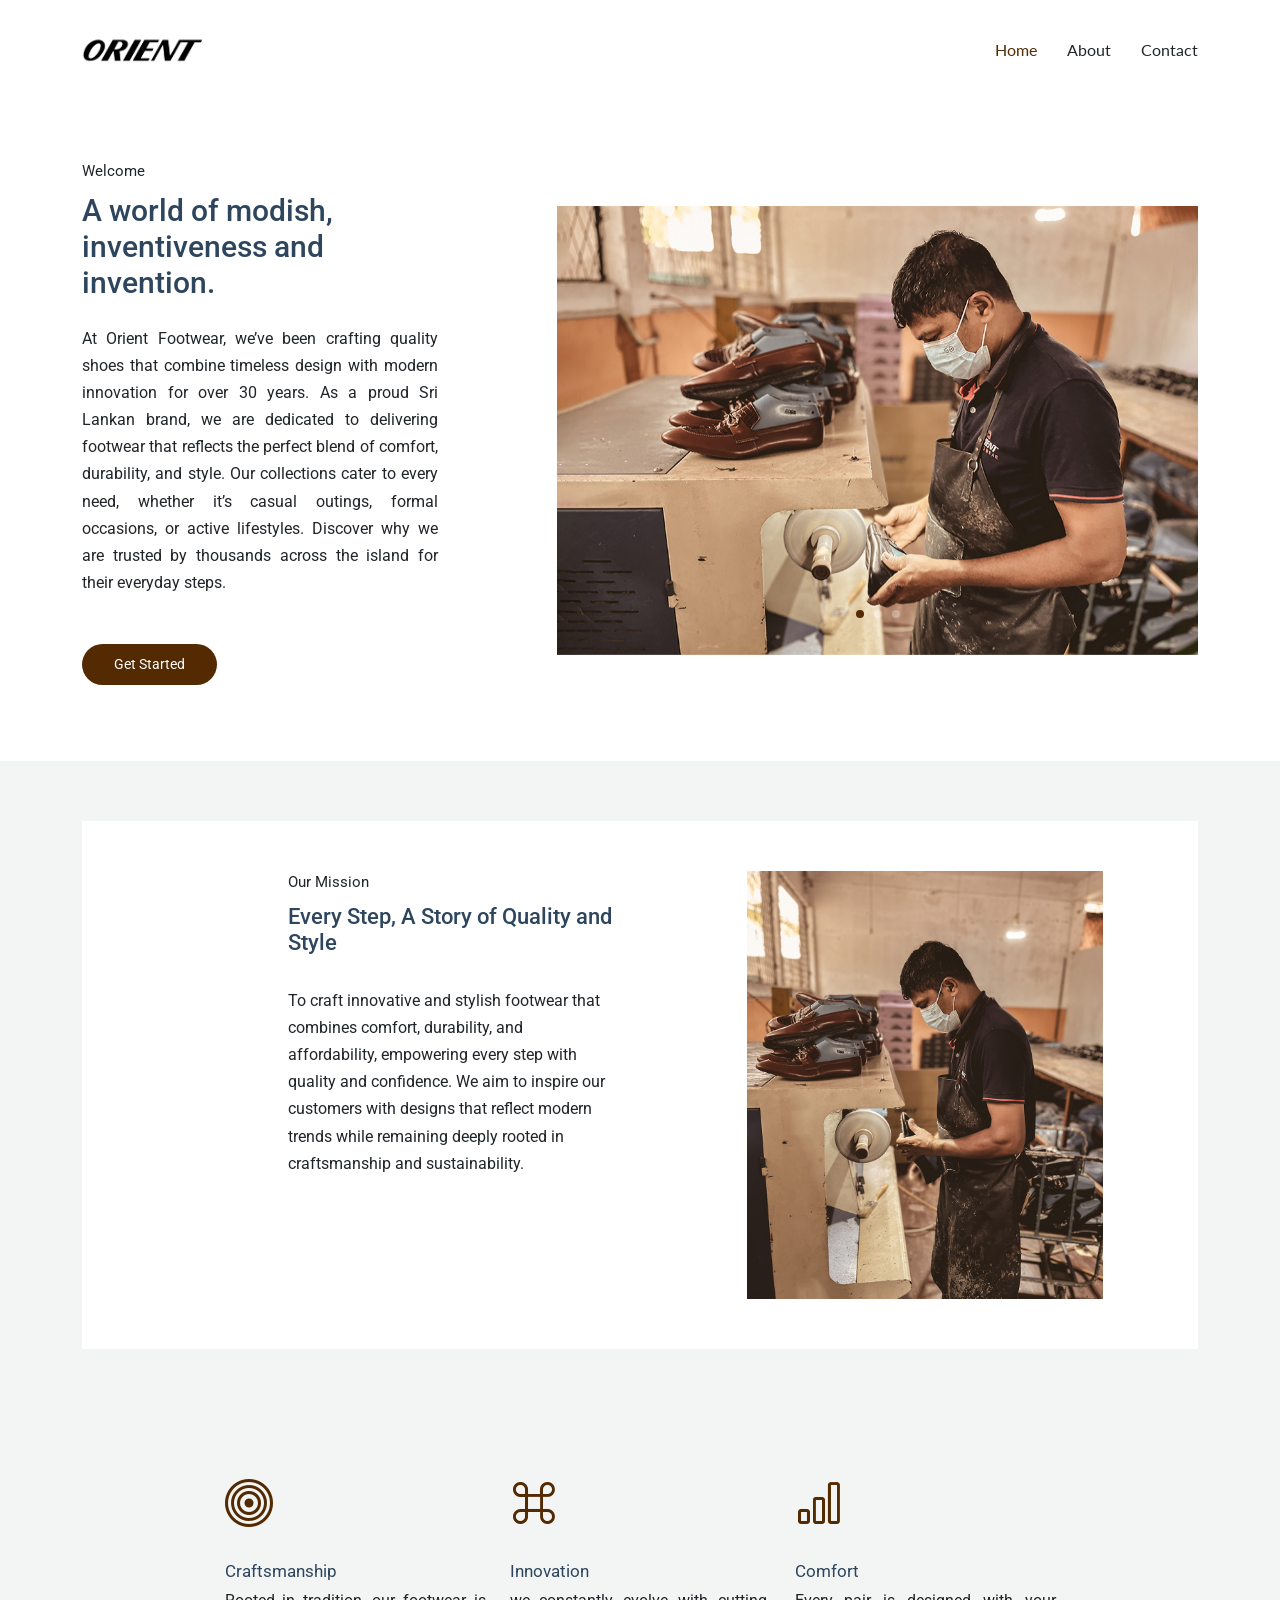
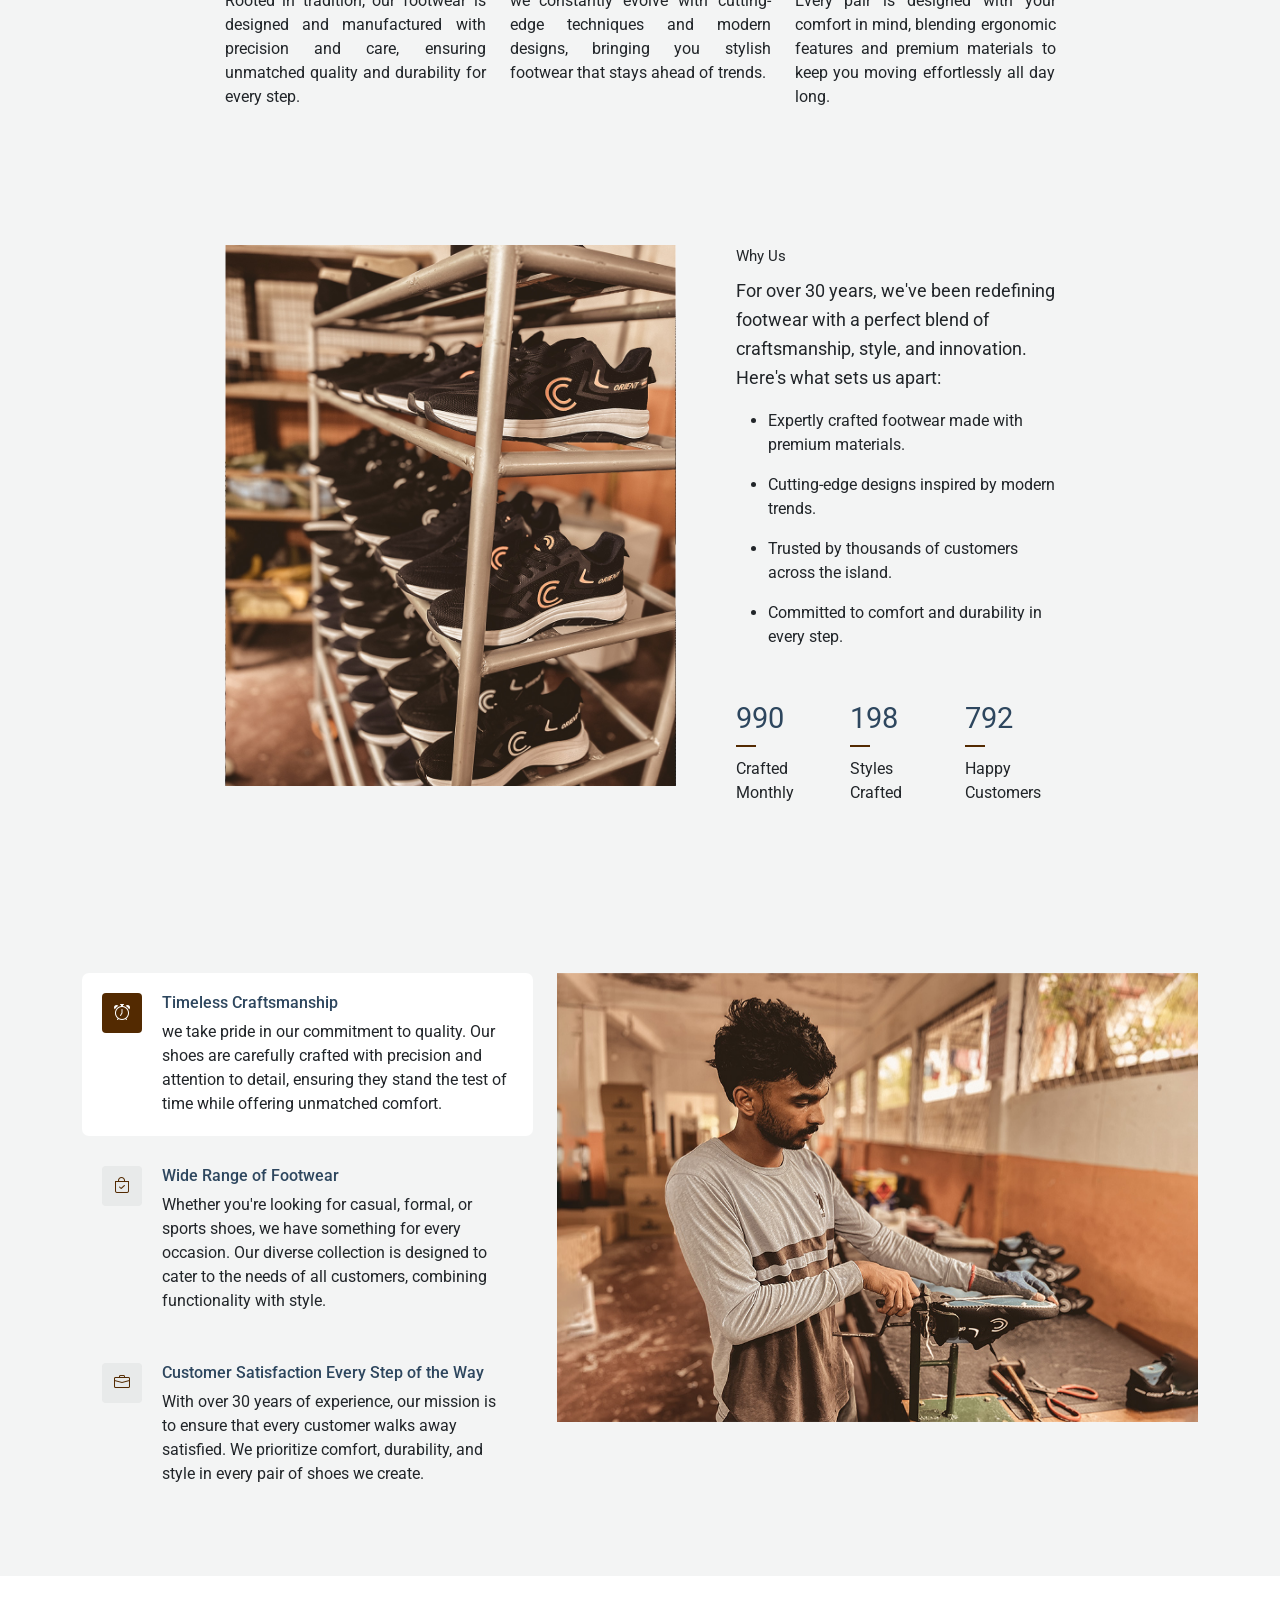
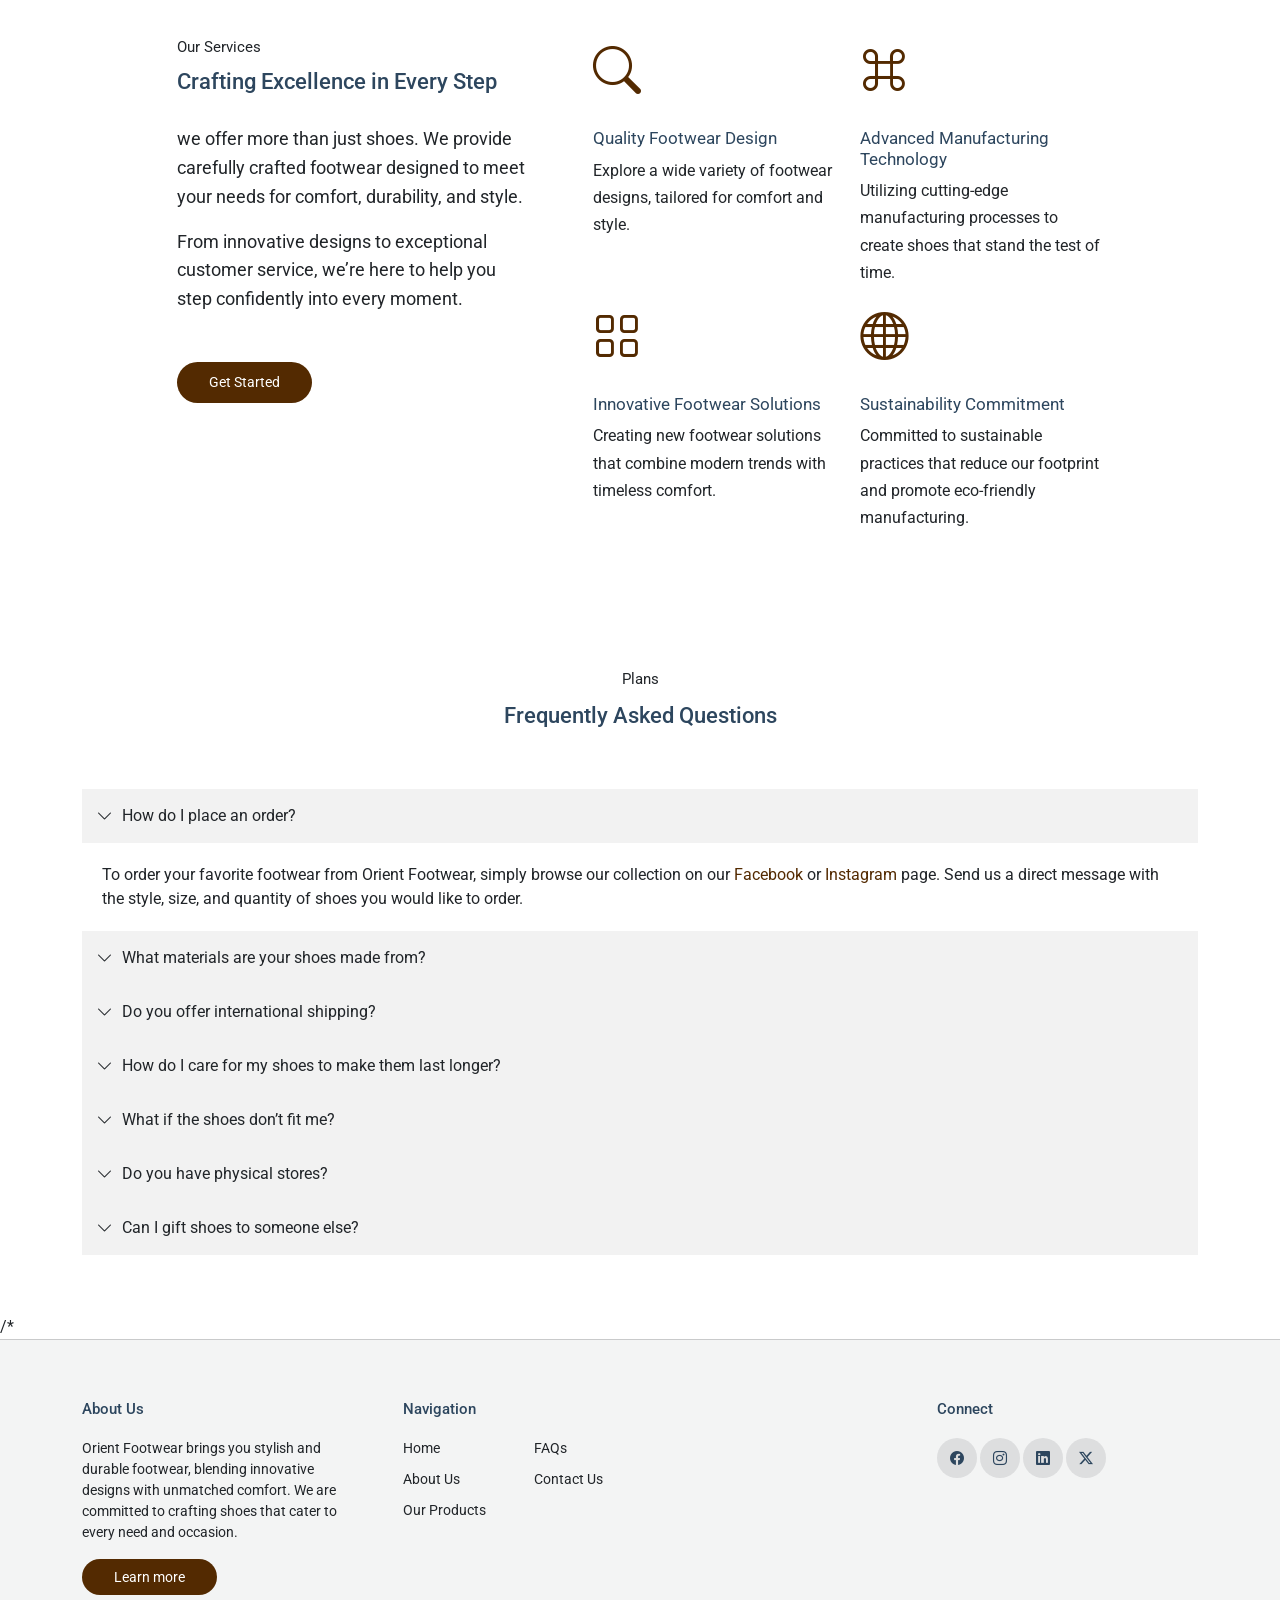
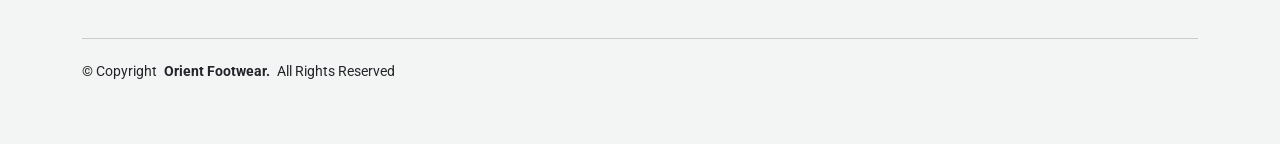
<file: index.html>
<!DOCTYPE html>
<html lang="en">

<head>
  <meta charset="utf-8">
  <meta content="width=device-width, initial-scale=1.0" name="viewport">
  <title>Home - Orient Footwear</title>
  <meta name="description" content="">
  <meta name="keywords" content="">

  <!-- Favicons -->
  <link href="assets/img/favicon.png" rel="icon">
  <link href="assets/img/apple-touch-icon.png" rel="apple-touch-icon">

  <!-- Fonts -->
  <link href="https://fonts.googleapis.com" rel="preconnect">
  <link href="https://fonts.gstatic.com" rel="preconnect" crossorigin>
  <link href="https://fonts.googleapis.com/css2?family=Roboto:ital,wght@0,100;0,300;0,400;0,500;0,700;0,900;1,100;1,300;1,400;1,500;1,700;1,900&family=Lato:ital,wght@0,100;0,300;0,400;0,700;0,900;1,100;1,300;1,400;1,700;1,900&display=swap" rel="stylesheet">

  <!-- Vendor CSS Files -->
  <link href="assets/vendor/bootstrap/css/bootstrap.min.css" rel="stylesheet">
  <link href="assets/vendor/bootstrap-icons/bootstrap-icons.css" rel="stylesheet">
  <link href="assets/vendor/aos/aos.css" rel="stylesheet">
  <link href="assets/vendor/swiper/swiper-bundle.min.css" rel="stylesheet">
  <link href="assets/vendor/glightbox/css/glightbox.min.css" rel="stylesheet">

  <!-- Main CSS File -->
  <link href="assets/css/main.css" rel="stylesheet">


</head>

<body class="index-page">

  <header id="header" class="header d-flex align-items-center sticky-top">
    <div class="container-fluid container-xl position-relative d-flex align-items-center justify-content-between">

      <a href="index.html" class="logo d-flex align-items-center">
        <!-- Uncomment the line below if you also wish to use an image logo -->
        <img src="assets/img/logo.png" alt="">
        <!-- <h1 class="sitename">ORIENT</h1> -->
      </a>

      <nav id="navmenu" class="navmenu">
        <ul>
          <li><a href="index.html" class="active">Home</a></li>
          <li><a href="#">About</a></li>
          <!-- <li><a href="portfolio.html">Portfolio</a></li> -->
          <!-- <li><a href="team.html">Team</a></li> -->
          <li><a href="contact.html">Contact</a></li>
        </ul>
        <i class="mobile-nav-toggle d-xl-none bi bi-list"></i>
      </nav>

    </div>
  </header>

  <main class="main">

    <!-- About Section -->
    <section id="about" class="about section">

      <div class="container">
        <div class="row align-items-center justify-content-between">
          <div class="col-lg-7 mb-5 mb-lg-0 order-lg-2" data-aos="fade-up" data-aos-delay="400">
            <div class="swiper init-swiper">
              <script type="application/json" class="swiper-config">
                {
                  "loop": true,
                  "speed": 600,
                  "autoplay": {
                    "delay": 5000
                  },
                  "slidesPerView": "auto",
                  "pagination": {
                    "el": ".swiper-pagination",
                    "type": "bullets",
                    "clickable": true
                  },
                  "breakpoints": {
                    "320": {
                      "slidesPerView": 1,
                      "spaceBetween": 40
                    },
                    "1200": {
                      "slidesPerView": 1,
                      "spaceBetween": 1
                    }
                  }
                }
              </script>
              <div class="swiper-wrapper">
                <div class="swiper-slide">
                  <img src="assets/img/img_h_6.jpg" alt="Image" class="img-fluid">
                </div>
                <div class="swiper-slide">
                  <img src="assets/img/img_h_7.jpg" alt="Image" class="img-fluid">
                </div>
                <div class="swiper-slide">
                  <img src="assets/img/img_h_8.jpg" alt="Image" class="img-fluid">
                </div>
              </div>
              <div class="swiper-pagination"></div>
            </div>
          </div>
          <div class="col-lg-4 order-lg-1">
            <span class="section-subtitle" data-aos="fade-up">Welcome</span>
            <h1 class="mb-4" data-aos="fade-up">
              A world of modish, inventiveness and invention.
            </h1>
            <p data-aos="fade-up" style="text-align: justify;">
              At Orient Footwear, we’ve been crafting quality shoes that combine timeless design with modern 
              innovation for over 30 years. As a proud Sri Lankan brand, we are dedicated to delivering footwear 
              that reflects the perfect blend of comfort, durability, and style. Our collections cater to every need, 
              whether it’s casual outings, formal occasions, or active lifestyles. Discover why we are trusted by thousands 
              across the island for their everyday steps.
            </p>
            <p class="mt-5" data-aos="fade-up">
              <a href="#" class="btn btn-get-started">Get Started</a>
            </p>
          </div>
        </div>
      </div>
    </section><!-- /About Section -->

    <!-- About 2 Section -->
    <section id="about-2" class="about-2 section light-background">

      <div class="container">
        <div class="content">
          <div class="row justify-content-center">
            <div class="col-sm-12 col-md-5 col-lg-4 col-xl-4 order-lg-2 offset-xl-1 ">
              <div class="img-wrap text-center text-md-left" data-aos="fade-up" data-aos-delay="100">
                <div class="img">
                  <img src="assets/img/img_v_3.jpg" alt="circle image" class="img-fluid">
                </div>
              </div>
            </div>

            <div class="offset-md-0 offset-lg-1 col-sm-12 col-md-5 col-lg-5 col-xl-4" data-aos="fade-up">
              <div class="px-3">
                <span class="content-subtitle">Our Mission</span>
                <h2 class="content-title text-start">
                  Every Step, A Story of Quality and Style
                </h2>
                <p class="mb-5">
                  To craft innovative and stylish footwear that combines comfort, durability, and affordability, 
                  empowering every step with quality and confidence. We aim to inspire our customers with designs 
                  that reflect modern trends while remaining deeply rooted in craftsmanship and sustainability.
                </p>
              </div>
            </div>
          </div>
        </div>
      </div>
    </section><!-- /About 2 Section -->

    <!-- Services Section -->
    <section id="services" class="services section light-background">

      <div class="container">
        <div class="row gy-4 justify-content-center">

          <div class="col-lg-3">
            <div class="services-item" data-aos="fade-up">
              <div class="services-icon">
                <i class="bi bi-bullseye"></i>
              </div>
              <div>
                <h3>Craftsmanship</h3>
                <p style="text-align: justify;">Rooted in tradition, our footwear is designed and manufactured with precision and care, 
                  ensuring unmatched quality and durability for every step.</p>
              </div>
            </div>
          </div>

          <div class="col-lg-3">
            <div class="services-item" data-aos="fade-up" data-aos-delay="100">
              <div class="services-icon">
                <i class="bi bi-command"></i>
              </div>
              <div>
                <h3>Innovation</h3>
                <p style="text-align: justify;"> we constantly evolve with cutting-edge techniques and modern designs, bringing you stylish footwear that 
                  stays ahead of trends.</p>
              </div>
            </div>
          </div>

          <div class="col-lg-3">
            <div class="services-item" data-aos="fade-up" data-aos-delay="200">
              <div class="services-icon">
                <i class="bi bi-bar-chart"></i>
              </div>
              <div>
                <h3>Comfort</h3>
                <p style="text-align: justify;">Every pair is designed with your comfort in mind, blending ergonomic features and premium materials to
                   keep you moving effortlessly all day long.</p>
              </div>
            </div>
          </div>

        </div>
      </div>
    </section><!-- /Services Section -->

    <!-- Stats Section -->
    <section id="stats" class="stats section light-background">

      <div class="container">

        <div class="row gy-4 justify-content-center">

          <div class="col-lg-5">
            <div class="images-overlap">
              <img src="assets/img/img_v_1.jpg" alt="student" class="img-fluid img-1" data-aos="fade-up">
            </div>
          </div>

          <div class="col-lg-4 ps-lg-5">
            <span class="content-subtitle">Why Us</span>
           
            <p class="lead">
              For over 30 years, we've been redefining footwear with a perfect blend of craftsmanship, style, and innovation. Here's 
              what sets us apart:
            </p>
            <ul>
              <li class="mb-3"> Expertly crafted footwear made with premium materials.</li>
              <li class="mb-3"> Cutting-edge designs inspired by modern trends.</li>
              <li class="mb-3"> Trusted by thousands of customers across the island.</li>
              <li class="mb-5"> Committed to comfort and durability in every step.</li>
            </ul>
            
            <div class="row mb-5 count-numbers">

              <!-- Start Stats Item -->
              <div class="col-4 counter" data-aos="fade-up" data-aos-delay="200">
                <span data-purecounter-separator="true" data-purecounter-start="0" data-purecounter-end="1500" data-purecounter-duration="1" class="purecounter number"></span>
                <span class="d-block">Crafted Monthly</span>
              </div>
              <!-- End Stats Item -->

              <!-- Start Stats Item -->
              <div class="col-4 counter" data-aos="fade-up" data-aos-delay="300">
                <span data-purecounter-separator="true" data-purecounter-start="0" data-purecounter-end="300" data-purecounter-duration="1" class="purecounter number"></span>
                <span class="d-block">Styles Crafted</span>
              </div>
              <!-- End Stats Item -->

              <!-- Start Stats Item -->
              <div class="col-4 counter" data-aos="fade-up" data-aos-delay="400">
                <span data-purecounter-separator="true" data-purecounter-start="0" data-purecounter-end="1200" data-purecounter-duration="1" class="purecounter number"></span>
                <span class="d-block">Happy Customers</span>
              </div>
              <!-- End Stats Item -->

            </div>
          </div>

        </div>

      </div>
    </section><!-- /Stats Section -->


    <!-- Tabs Section -->
    <section id="tabs" class="tabs section light-background">

      <div class="container">
        <div class="row gap-x-lg-5 justify-content-between">
          <div class="col-lg-5 js-custom-dots">
            <a href="#" class="service-item link horizontal d-flex active" data-aos="fade-left" data-aos-delay="0">
              <div class="service-icon color-1 mb-4">
                <i class="bi bi-alarm"></i>
              </div>
              <!-- /.icon -->
              <div class="service-contents">
                <h3>Timeless Craftsmanship</h3>
                <p>
                  we take pride in our commitment to quality. Our shoes are carefully crafted with precision and attention to detail, ensuring they stand the test of time while offering unmatched comfort.
                </p>
              </div>
              <!-- /.service-contents-->
            </a>
            <!-- /.service -->

            <a href="#" class="service-item link horizontal d-flex" data-aos="fade-left" data-aos-delay="100">
              <div class="service-icon color-2 mb-4">
                <i class="bi bi-bag-check"></i>
              </div>
              <!-- /.icon -->
              <div class="service-contents">
                <h3>Wide Range of Footwear</h3>
                <p>
                  Whether you're looking for casual, formal, or sports shoes, we have something for every occasion. Our diverse collection is designed to cater to the needs of all customers, combining functionality with style.
                </p>
              </div>
              <!-- /.service-contents-->
            </a>
            <!-- /.service -->

            <a href="#" class="service-item link horizontal d-flex" data-aos="fade-left" data-aos-delay="200">
              <div class="service-icon color-3 mb-4">
                <i class="bi bi-briefcase"></i>
              </div>
              <!-- /.icon -->
              <div class="service-contents">
                <h3>Customer Satisfaction Every Step of the Way</h3>
                <p>
                  With over 30 years of experience, our mission is to ensure that every customer walks away satisfied. We prioritize comfort, durability, and style in every pair of shoes we create.
                </p>
              </div>
              <!-- /.service-contents-->
            </a>
          </div>

          <div class="col-lg-7">
            <div class="swiper init-swiper-tabs">
              <script type="application/json" class="swiper-config">
                {
                  "loop": true,
                  "speed": 600,
                  "autoHeight": true,
                  "autoplay": {
                    "delay": 5000
                  },
                  "slidesPerView": "auto",
                  "pagination": {
                    "el": ".swiper-pagination",
                    "type": "bullets",
                    "clickable": true
                  },
                  "breakpoints": {
                    "320": {
                      "slidesPerView": 1,
                      "spaceBetween": 40
                    },
                    "1200": {
                      "slidesPerView": 1,
                      "spaceBetween": 1
                    }
                  }
                }
              </script>
              <div class="swiper-wrapper">
                <div class="swiper-slide">
                  <img src="assets/img/img_h_1.jpg" alt="Image" class="img-fluid">
                  <!-- <div class="p-4">
                    <h3 class="text-black h5 mb-3">Modern and clean design</h3>
                    <div class="row">
                      <div class="col-lg-8">
                        <p>
                          Far far away, behind the word mountains, far from the
                          countries Vokalia and Consonantia, there live the blind
                          texts. Separated they live in Bookmarksgrove right at the
                          coast of the Semantics, a large language ocean.
                        </p>
                        <p>
                          A small river named Duden flows by their place and
                          supplies it with the necessary regelialia. It is a
                          paradisematic country, in which roasted parts of sentences
                          fly into your mouth.
                        </p>
                      </div>
                      <div class="col-lg-4">
                        <ul class="list-unstyled list-check">
                          <li>Far far away, behind the word</li>
                          <li>Far from the countries Vokalia</li>
                          <li>Separated they live in Bookmarksgrove</li>
                        </ul>
                      </div>
                    </div>
                  </div> -->
                </div>
                <div class="swiper-slide">
                  <img src="assets/img/img_h_2.jpg" alt="Image" class="img-fluid">
                </div>
                <div class="swiper-slide">
                  <img src="assets/img/img_h_3.jpg" alt="Image" class="img-fluid">
                </div>
              </div>
            </div>
          </div>
        </div>
      </div>
    </section><!-- /Tabs Section -->

    <!-- Services 2 Section -->
    <section id="services-2" class="services-2 section">

      <div class="container">
        <div class="row justify-content-center" data-aos="fade-up">
          <div class="col-md-6 col-lg-4">
            <span class="content-subtitle">Our Services</span>
            <h2 class="content-title">
              Crafting Excellence in Every Step
            </h2>
            <p class="lead">
              we offer more than just shoes. We provide carefully crafted footwear designed to meet your needs for comfort, 
              durability, and style.
            </p>
            <p class="mb-5 lead">
              From innovative designs to exceptional customer service, we’re here to help you step confidently into every moment.
            </p>
            <p>
              <a href="#" class="btn btn-get-started">Get Started</a>
            </p>
          </div>
          <div class="col-md-6 col-lg-6 ps-lg-5">
            <div class="row">
              <div class="col-6 col-sm-6 col-md-6 col-lg-6">
                <div class="services-item" data-aos="fade-up" data-aos-delay="">
                  <div class="services-icon">
                    <i class="bi bi-search"></i>
                  </div>
                  <div>
                    <h3>Quality Footwear Design</h3>
                    <p>Explore a wide variety of footwear designs, tailored for comfort and style.</p>
                  </div>
                </div>
              </div>
              <div class="col-6 col-sm-6 col-md-6 col-lg-6">
                <div class="services-item" data-aos="fade-up" data-aos-delay="100">
                  <div class="services-icon">
                    <i class="bi bi-command"></i>
                  </div>
                  <div>
                    <h3>Advanced Manufacturing Technology</h3>
                    <p>Utilizing cutting-edge manufacturing processes to create shoes that stand the test of time.</p>
                  </div>
                </div>
              </div>
              <div class="col-6 col-sm-6 col-md-6 col-lg-6">
                <div class="services-item" data-aos="fade-up" data-aos-delay="200">
                  <div class="services-icon">
                    <i class="bi bi-grid"></i>
                  </div>
                  <div>
                    <h3>Innovative Footwear Solutions</h3>
                    <p>Creating new footwear solutions that combine modern trends with timeless comfort.</p>
                  </div>
                </div>
              </div>

              <div class="col-6 col-sm-6 col-md-6 col-lg-6">
                <div class="services-item" data-aos="fade-up" data-aos-delay="300">
                  <div class="services-icon">
                    <i class="bi bi-globe"></i>
                  </div>
                  <div>
                    <h3>Sustainability Commitment</h3>
                    <p>Committed to sustainable practices that reduce our footprint and promote eco-friendly manufacturing.</p>
                  </div>
                </div>
              </div>
            </div>
          </div>
        </div>
      </div>
    </section><!-- /Services 2 Section -->

    <!-- Pricing Section -->
    <!-- <section id="pricing" class="pricing section light-background">

      
      <div class="container section-title" data-aos="fade-up">
        <p>Plans</p>
        <h2>Pricing Table</h2>
      </div>

      <div class="container">

        <div class="row gy-4">

          <div class="col-lg-4 col-md-6" data-aos="fade-up" data-aos-delay="100">
            <div class="pricing-item">
              <h3>Free</h3>
              <h4><sup>$</sup>0<span> / month</span></h4>
              <ul>
                <li>Aida dere</li>
                <li>Nec feugiat nisl</li>
                <li>Nulla at volutpat dola</li>
                <li class="na">Pharetra massa</li>
                <li class="na">Massa ultricies mi</li>
              </ul>
              <div class="btn-wrap">
                <a href="#" class="btn-buy">Buy Now</a>
              </div>
            </div>
          </div>

          <div class="col-lg-4 col-md-6" data-aos="fade-up" data-aos-delay="200">
            <div class="pricing-item recommended">
              <span class="recommended-badge">Recommended</span>
              <h3>Business</h3>
              <h4><sup>$</sup>19<span> / month</span></h4>
              <ul>
                <li>Aida dere</li>
                <li>Nec feugiat nisl</li>
                <li>Nulla at volutpat dola</li>
                <li>Pharetra massa</li>
                <li class="na">Massa ultricies mi</li>
              </ul>
              <div class="btn-wrap">
                <a href="#" class="btn-buy">Buy Now</a>
              </div>
            </div>
          </div>

          <div class="col-lg-4 col-md-6" data-aos="fade-up" data-aos-delay="300">
            <div class="pricing-item">
              <h3>Developer</h3>
              <h4><sup>$</sup>29<span> / month</span></h4>
              <ul>
                <li>Aida dere</li>
                <li>Nec feugiat nisl</li>
                <li>Nulla at volutpat dola</li>
                <li>Pharetra massa</li>
                <li>Massa ultricies mi</li>
              </ul>
              <div class="btn-wrap">
                <a href="#" class="btn-buy">Buy Now</a>
              </div>
            </div>
          </div>

        </div>

      </div>

    </section>/Pricing Section -->

    <!-- Faq Section -->
    <section id="faq" class="faq section">
      <!-- Section Title -->
      <div class="container section-title" data-aos="fade-up">
        <p>Plans</p>
        <h2>Frequently Asked Questions</h2>
      </div><!-- End Section Title -->

      <div class="container" data-aos="fade-up">
        <div class="row">
          <div class="col-12">
            <div class="custom-accordion" id="accordion-faq">
              <div class="accordion-item">
                <h2 class="mb-0">
                  <button class="btn btn-link" type="button" data-bs-toggle="collapse" data-bs-target="#collapse-faq-1">
                    How do I place an order?
                  </button>
                </h2>

                <div id="collapse-faq-1" class="collapse show" aria-labelledby="headingOne" data-parent="#accordion-faq">
                  <div class="accordion-body">
                    To order your favorite footwear from Orient Footwear, simply browse our collection on our <a href="">Facebook</a> or <a href="">Instagram</a> page. Send us a direct message with the style, size, and quantity of shoes you would like to order. 
                  </div>
                </div>
              </div>
              <!-- .accordion-item -->

              <div class="accordion-item">
                <h2 class="mb-0">
                  <button class="btn btn-link collapsed" type="button" data-bs-toggle="collapse" data-bs-target="#collapse-faq-2">
                    What materials are your shoes made from?
                  </button>
                </h2>
                <div id="collapse-faq-2" class="collapse" aria-labelledby="headingTwo" data-parent="#accordion-faq">
                  <div class="accordion-body">
                        Our shoes are made from a variety of high-quality materials including genuine/ best leather, durable rubber, breathable fabric, and eco-friendly synthetic options. We prioritize both comfort and sustainability in our materials.
                   </div>
                </div>
              </div>
            <!-- .accordion-item -->

            <div class="accordion-item">
              <h2 class="mb-0">
                <button class="btn btn-link collapsed" type="button" data-bs-toggle="collapse" data-bs-target="#collapse-faq-3">
                  Do you offer international shipping?
                </button>
              </h2>

              <div id="collapse-faq-3" class="collapse" aria-labelledby="headingThree" data-parent="#accordion-faq">
                <div class="accordion-body">
                  Currently, we only offer shipping within Sri Lanka. We are exploring options for international shipping and will update our customers when available.
                </div>
              </div>
            </div>
            <!-- .accordion-item -->
            <div class="accordion-item">
              <h2 class="mb-0">
                <button class="btn btn-link collapsed" type="button" data-bs-toggle="collapse" data-bs-target="#collapse-faq-4">
                  How do I care for my shoes to make them last longer?
                </button>
              </h2>

              <div id="collapse-faq-4" class="collapse" aria-labelledby="headingThree" data-parent="#accordion-faq">
                <div class="accordion-body">
                  To ensure the longevity of your shoes, we recommend cleaning them regularly with a soft cloth and mild soap. Keep leather shoes in a cool, dry place, and use shoe trees to maintain their shape. For fabric shoes, use a fabric cleaner to keep them fresh.
                </div>
              </div>
            </div>
            <!-- .accordion-item -->
            <div class="accordion-item">
              <h2 class="mb-0">
                <button class="btn btn-link collapsed" type="button" data-bs-toggle="collapse" data-bs-target="#collapse-faq-5">
                  What if the shoes don’t fit me?
                </button>
              </h2>

              <div id="collapse-faq-5" class="collapse" aria-labelledby="headingThree" data-parent="#accordion-faq">
                <div class="accordion-body">
                  If the shoes don’t fit, you can request an exchange for a different size within 5 days of receiving your order. The shoes must be in their original condition and packaging.
                </div>
              </div>
            </div>
            <!-- .accordion-item -->
            <div class="accordion-item">
              <h2 class="mb-0">
                <button class="btn btn-link collapsed" type="button" data-bs-toggle="collapse" data-bs-target="#collapse-faq-6">
                  Do you have physical stores?
                </button>
              </h2>

              <div id="collapse-faq-6" class="collapse" aria-labelledby="headingThree" data-parent="#accordion-faq">
                <div class="accordion-body">
                  Currently, we operate online only through our Facebook and Instagram pages. Stay tuned for updates on future store locations.
                </div>
              </div>
            </div>
            <!-- .accordion-item -->
            <div class="accordion-item">
              <h2 class="mb-0">
                <button class="btn btn-link collapsed" type="button" data-bs-toggle="collapse" data-bs-target="#collapse-faq-7">
                  Can I gift shoes to someone else?
                </button>
              </h2>

              <div id="collapse-faq-7" class="collapse" aria-labelledby="headingThree" data-parent="#accordion-faq">
                <div class="accordion-body">
                  Absolutely! You can place an order with the recipient’s shipping details, and we’ll ensure the shoes are delivered to them directly.
                </div>
              </div>
            </div>
            <!-- .accordion-item -->

          </div>
        </div>
      </div>
      </div>
    </section><!-- /Faq Section -->
/*


  </main>

  <footer id="footer" class="footer light-background">
    <div class="container">
      <div class="row g-4">
        <div class="col-md-6 col-lg-3 mb-3 mb-md-0">
          <div class="widget">
            <h3 class="widget-heading">About Us</h3>
            <p class="mb-4">
              Orient Footwear brings you stylish and durable footwear, blending innovative designs with unmatched comfort. We are committed to crafting shoes that cater to every need and occasion.
            </p>
            <p class="mb-0">
              <a href="#" class="btn-learn-more">Learn more</a>
            </p>
          </div>
        </div>
        <div class="col-md-6 col-lg-3 ps-lg-5 mb-3 mb-md-0">
          <div class="widget">
            <h3 class="widget-heading">Navigation</h3>
            <ul class="list-unstyled float-start me-5">
              <li><a href="#">Home</a></li>
              <li><a href="#">About Us</a></li>
              <li><a href="#">Our Products</a></li>
            </ul>
            <ul class="list-unstyled float-start">
              <li><a href="#">FAQs</a></li>
              <li><a href="#">Contact Us</a></li>
              <!-- <li><a href="#">Services</a></li> -->
            </ul>
          </div>
        </div>
        <div class="col-md-6 col-lg-3 pl-lg-5">
          <!-- <div class="widget">
            <h3 class="widget-heading">Recent Posts</h3>
            <ul class="list-unstyled footer-blog-entry">
              <li>
                <span class="d-block date">May 3, 2020</span>
                <a href="#">There live the Blind Texts</a>
              </li>
              <li>
                <span class="d-block date">May 3, 2020</span>
                <a href="#">Separated they live in Bookmarksgrove right</a>
              </li>
            </ul>
          </div> -->
        </div>
        <div class="col-md-6 col-lg-3 pl-lg-5">
          <div class="widget">
            <h3 class="widget-heading">Connect</h3>
            <ul class="list-unstyled social-icons light mb-3">
              <li>
                <a href="#"><span class="bi bi-facebook"></span></a>
              </li>
              <li>
                <a href="#"><span class="bi bi-instagram"></span></a>
              </li>
              <li>
                <a href="#"><span class="bi bi-linkedin"></span></a>
              </li>
              <li>
                <a href="#"><span class="bi bi-twitter-x"></span></a>
              </li>
            </ul>
          </div>

          <!-- <div class="widget">
            <div class="footer-subscribe">
              <h3 class="widget-heading">Subscribe</h3>
              <form action="forms/newsletter.php" method="post" class="php-email-form">
                <div class="mb-2">
                  <input type="text" class="form-control" name="email" placeholder="Enter your email">

                  <button type="submit" class="btn btn-link">
                    <span class="bi bi-arrow-right"></span>
                  </button>
                </div>
                <div class="loading">Loading</div>
                <div class="error-message"></div>
                <div class="sent-message">
                  Your subscription request has been sent. Thank you!
                </div>
              </form>
            </div>
          </div> -->
        </div>
      </div>

      <div class="copyright d-flex flex-column flex-md-row align-items-center justify-content-md-between">
        <p>© <span>Copyright</span> <strong class="px-1 sitename">Orient Footwear.</strong> <span>All Rights Reserved</span></p>
        <div class="credits">
         
        </div>
      </div>
    </div>
  </footer>

  <!-- Scroll Top -->
  <a href="#" id="scroll-top" class="scroll-top d-flex align-items-center justify-content-center"><i class="bi bi-arrow-up-short"></i></a>

  <!-- Preloader -->
  <div id="preloader"></div>

  <!-- Vendor JS Files -->
  <script src="assets/vendor/bootstrap/js/bootstrap.bundle.min.js"></script>
  <script src="assets/vendor/php-email-form/validate.js"></script>
  <script src="assets/vendor/aos/aos.js"></script>
  <script src="assets/vendor/swiper/swiper-bundle.min.js"></script>
  <script src="assets/vendor/purecounter/purecounter_vanilla.js"></script>
  <script src="assets/vendor/glightbox/js/glightbox.min.js"></script>
  <script src="assets/vendor/imagesloaded/imagesloaded.pkgd.min.js"></script>
  <script src="assets/vendor/isotope-layout/isotope.pkgd.min.js"></script>

  <!-- Main JS File -->
  <script src="assets/js/main.js"></script>

</body>

</html>
</file>
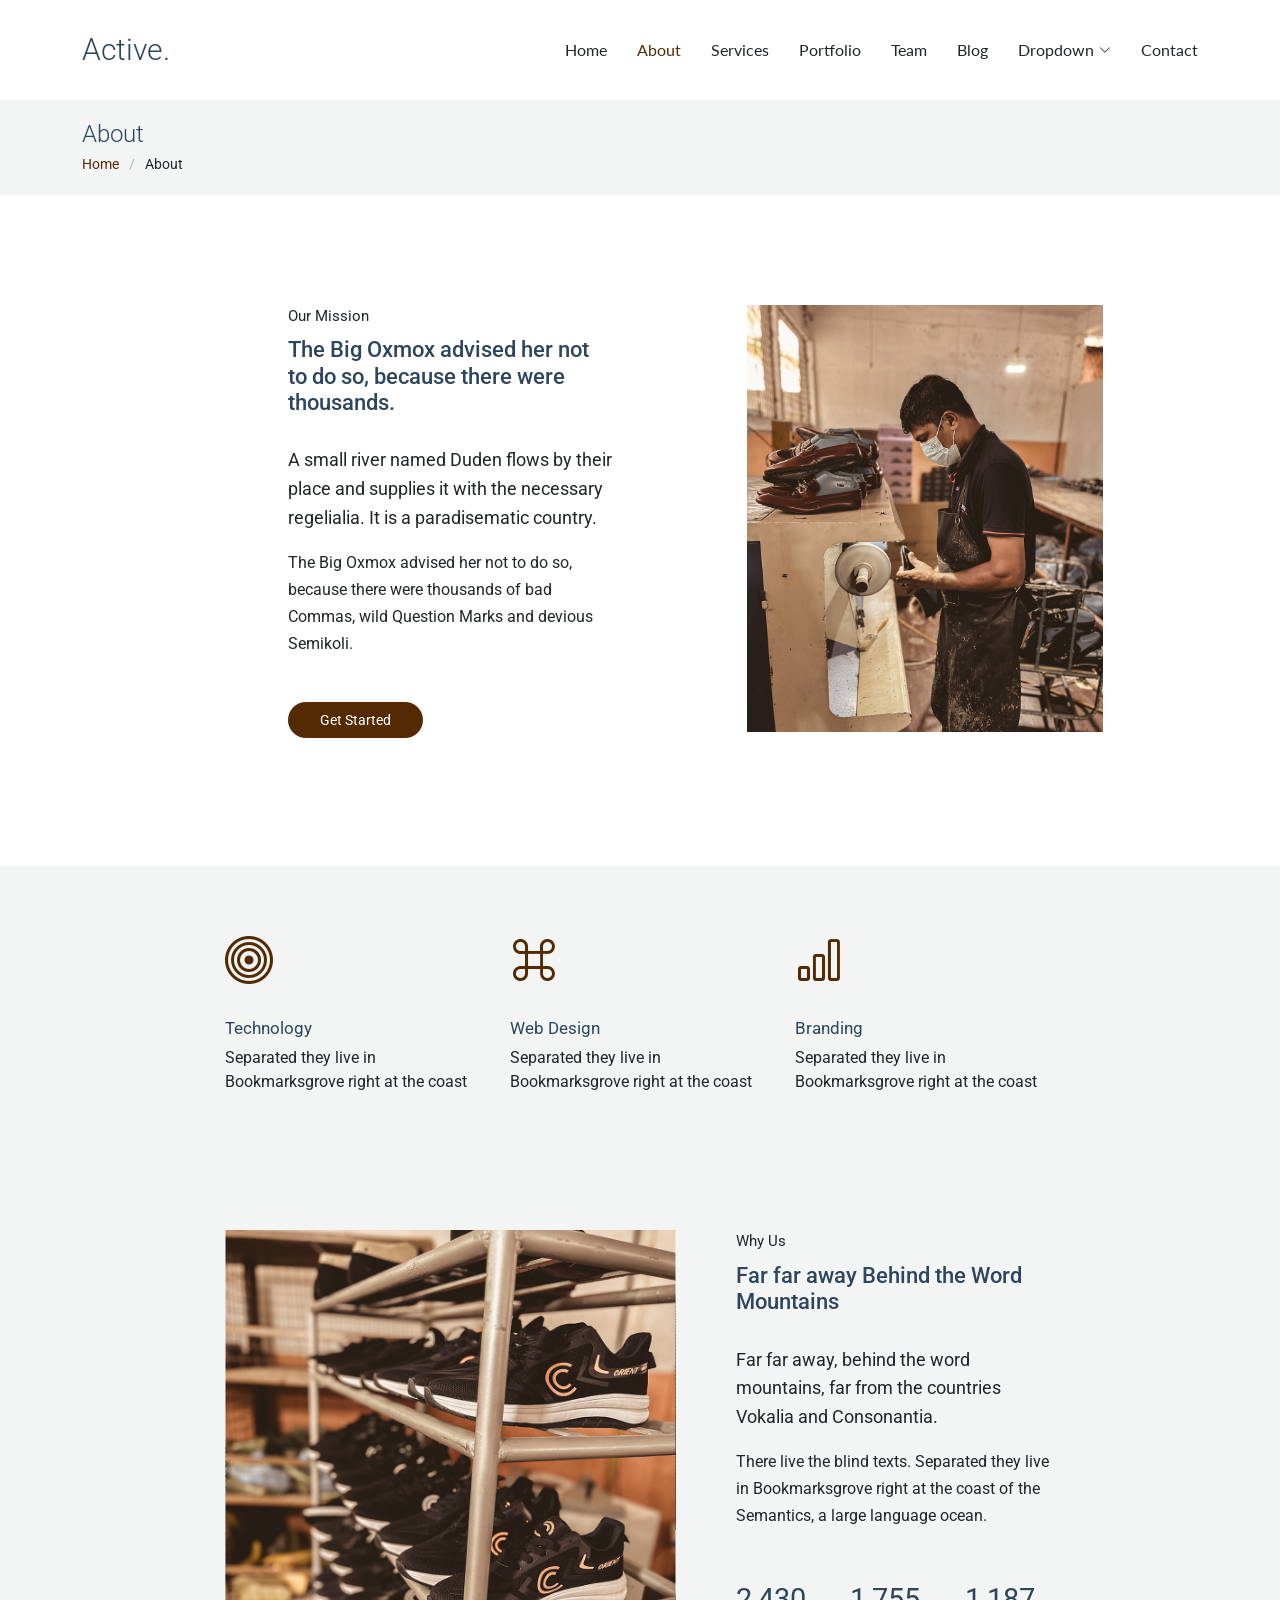
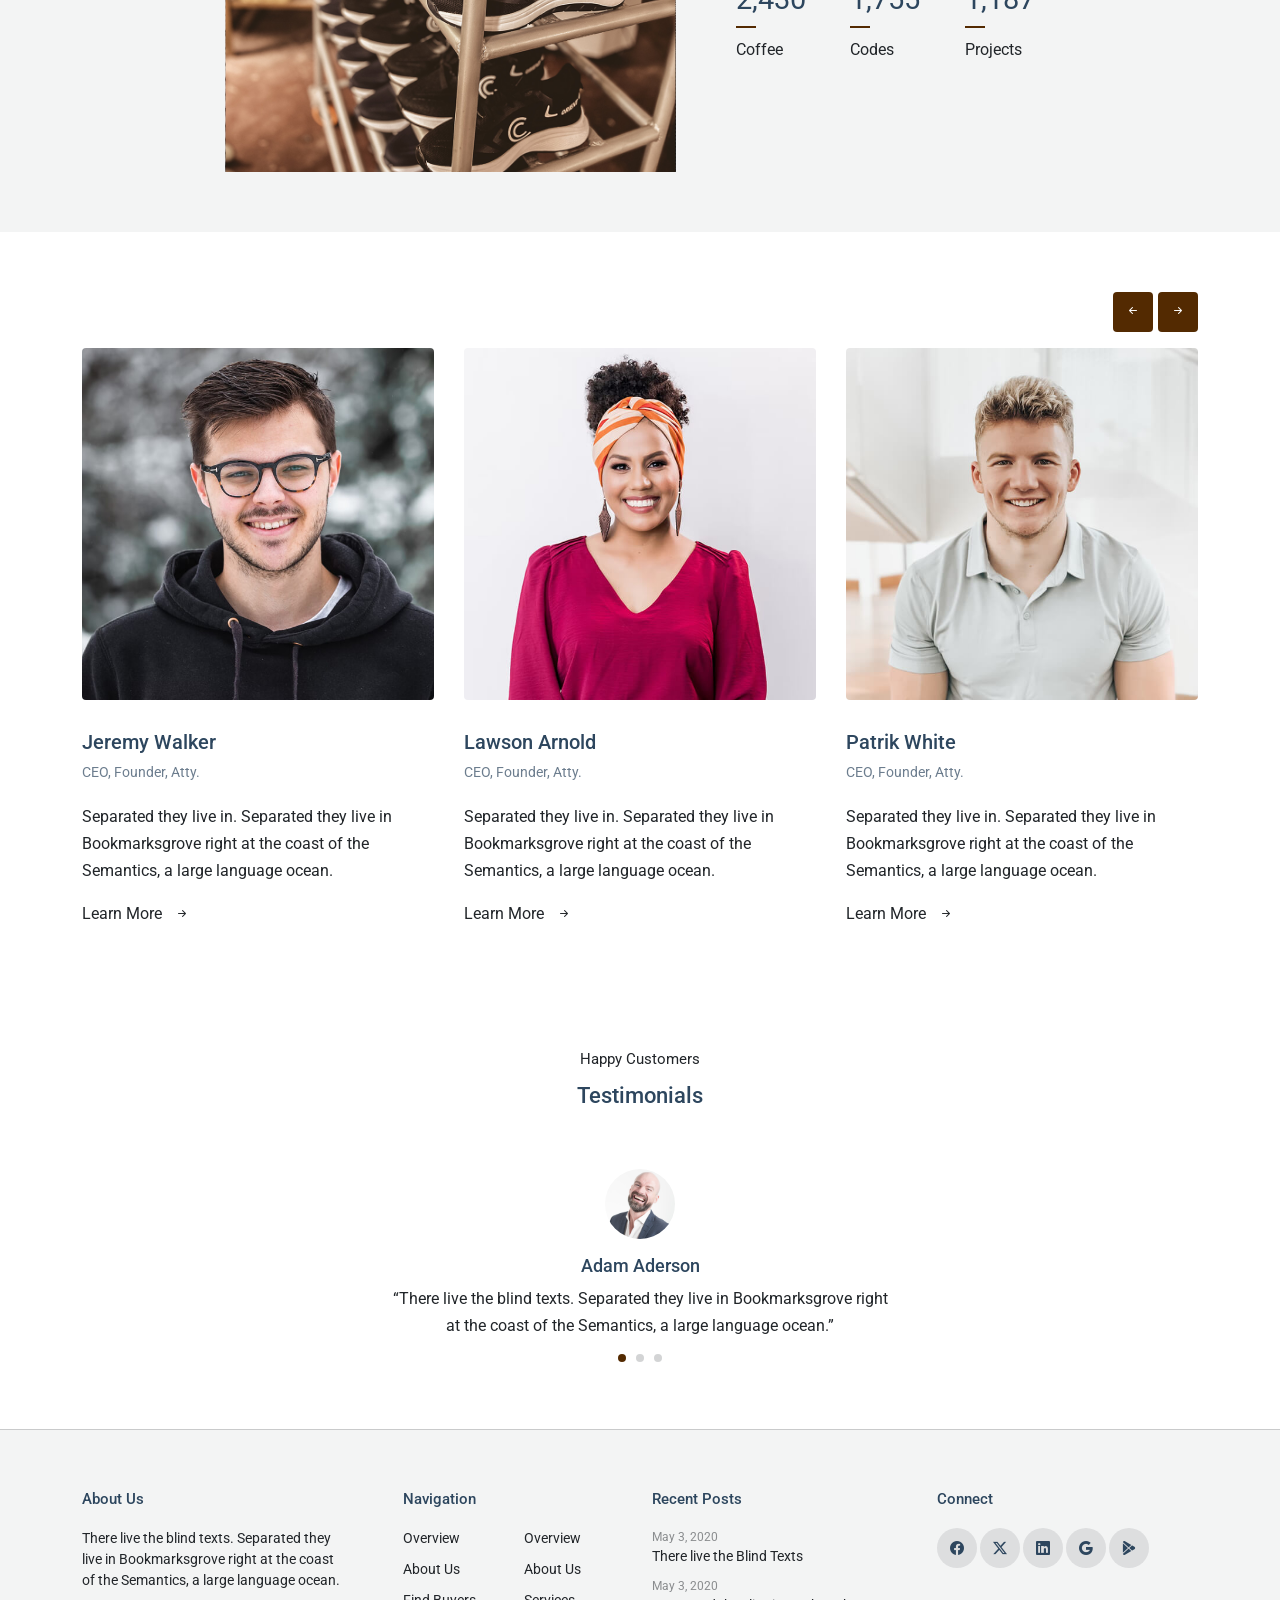
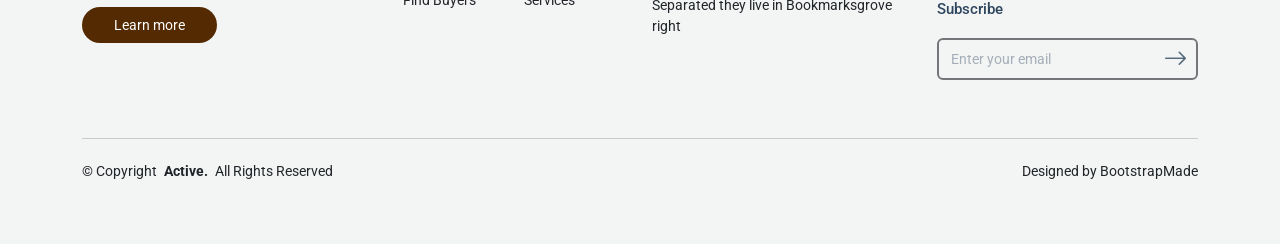
<file: about.html>
<!DOCTYPE html>
<html lang="en">

<head>
  <meta charset="utf-8">
  <meta content="width=device-width, initial-scale=1.0" name="viewport">
  <title>About - Active Bootstrap Template</title>
  <meta name="description" content="">
  <meta name="keywords" content="">

  <!-- Favicons -->
  <link href="assets/img/favicon.png" rel="icon">
  <link href="assets/img/apple-touch-icon.png" rel="apple-touch-icon">

  <!-- Fonts -->
  <link href="https://fonts.googleapis.com" rel="preconnect">
  <link href="https://fonts.gstatic.com" rel="preconnect" crossorigin>
  <link href="https://fonts.googleapis.com/css2?family=Roboto:ital,wght@0,100;0,300;0,400;0,500;0,700;0,900;1,100;1,300;1,400;1,500;1,700;1,900&family=Lato:ital,wght@0,100;0,300;0,400;0,700;0,900;1,100;1,300;1,400;1,700;1,900&display=swap" rel="stylesheet">

  <!-- Vendor CSS Files -->
  <link href="assets/vendor/bootstrap/css/bootstrap.min.css" rel="stylesheet">
  <link href="assets/vendor/bootstrap-icons/bootstrap-icons.css" rel="stylesheet">
  <link href="assets/vendor/aos/aos.css" rel="stylesheet">
  <link href="assets/vendor/swiper/swiper-bundle.min.css" rel="stylesheet">
  <link href="assets/vendor/glightbox/css/glightbox.min.css" rel="stylesheet">

  <!-- Main CSS File -->
  <link href="assets/css/main.css" rel="stylesheet">

  <!-- =======================================================
  * Template Name: Active
  * Template URL: https://bootstrapmade.com/active-bootstrap-website-template/
  * Updated: Aug 07 2024 with Bootstrap v5.3.3
  * Author: BootstrapMade.com
  * License: https://bootstrapmade.com/license/
  ======================================================== -->
</head>

<body class="about-page">

  <header id="header" class="header d-flex align-items-center sticky-top">
    <div class="container-fluid container-xl position-relative d-flex align-items-center justify-content-between">

      <a href="index.html" class="logo d-flex align-items-center">
        <!-- Uncomment the line below if you also wish to use an image logo -->
        <!-- <img src="assets/img/logo.png" alt=""> -->
        <h1 class="sitename">Active.</h1>
      </a>

      <nav id="navmenu" class="navmenu">
        <ul>
          <li><a href="index.html">Home</a></li>
          <li><a href="about.html" class="active">About</a></li>
          <li><a href="services.html">Services</a></li>
          <li><a href="portfolio.html">Portfolio</a></li>
          <li><a href="team.html">Team</a></li>
          <li><a href="blog.html">Blog</a></li>
          <li class="dropdown"><a href="#"><span>Dropdown</span> <i class="bi bi-chevron-down toggle-dropdown"></i></a>
            <ul>
              <li><a href="#">Dropdown 1</a></li>
              <li class="dropdown"><a href="#"><span>Deep Dropdown</span> <i class="bi bi-chevron-down toggle-dropdown"></i></a>
                <ul>
                  <li><a href="#">Deep Dropdown 1</a></li>
                  <li><a href="#">Deep Dropdown 2</a></li>
                  <li><a href="#">Deep Dropdown 3</a></li>
                  <li><a href="#">Deep Dropdown 4</a></li>
                  <li><a href="#">Deep Dropdown 5</a></li>
                </ul>
              </li>
              <li><a href="#">Dropdown 2</a></li>
              <li><a href="#">Dropdown 3</a></li>
              <li><a href="#">Dropdown 4</a></li>
            </ul>
          </li>
          <li><a href="contact.html">Contact</a></li>
        </ul>
        <i class="mobile-nav-toggle d-xl-none bi bi-list"></i>
      </nav>

    </div>
  </header>

  <main class="main">

    <!-- Page Title -->
    <div class="page-title light-background">
      <div class="container">
        <h1>About</h1>
        <nav class="breadcrumbs">
          <ol>
            <li><a href="index.html">Home</a></li>
            <li class="current">About</li>
          </ol>
        </nav>
      </div>
    </div><!-- End Page Title -->

    <!-- About 2 Section -->
    <section id="about-2" class="about-2 section">

      <div class="container">
        <div class="content">
          <div class="row justify-content-center">
            <div class="col-sm-12 col-md-5 col-lg-4 col-xl-4 order-lg-2 offset-xl-1 mb-4">
              <div class="img-wrap text-center text-md-left" data-aos="fade-up" data-aos-delay="100">
                <div class="img">
                  <img src="assets/img/img_v_3.jpg" alt="circle image" class="img-fluid">
                </div>
              </div>
            </div>

            <div class="offset-md-0 offset-lg-1 col-sm-12 col-md-5 col-lg-5 col-xl-4" data-aos="fade-up">
              <div class="px-3">
                <span class="content-subtitle">Our Mission</span>
                <h2 class="content-title text-start">
                  The Big Oxmox advised her not to do so, because there were
                  thousands.
                </h2>
                <p class="lead">
                  A small river named Duden flows by their place and supplies it
                  with the necessary regelialia. It is a paradisematic country.
                </p>
                <p class="mb-5">
                  The Big Oxmox advised her not to do so, because there were
                  thousands of bad Commas, wild Question Marks and devious Semikoli.
                </p>
                <p>
                  <a href="#" class="btn-get-started">Get Started</a>
                </p>
              </div>
            </div>
          </div>
        </div>
      </div>
    </section><!-- /About 2 Section -->

    <!-- Services Section -->
    <section id="services" class="services section light-background">

      <div class="container">
        <div class="row gy-4 justify-content-center">

          <div class="col-lg-3">
            <div class="services-item" data-aos="fade-up">
              <div class="services-icon">
                <i class="bi bi-bullseye"></i>
              </div>
              <div>
                <h3>Technology</h3>
                <p>Separated they live in Bookmarksgrove right at the coast</p>
              </div>
            </div>
          </div>

          <div class="col-lg-3">
            <div class="services-item" data-aos="fade-up" data-aos-delay="100">
              <div class="services-icon">
                <i class="bi bi-command"></i>
              </div>
              <div>
                <h3>Web Design</h3>
                <p>Separated they live in Bookmarksgrove right at the coast</p>
              </div>
            </div>
          </div>

          <div class="col-lg-3">
            <div class="services-item" data-aos="fade-up" data-aos-delay="200">
              <div class="services-icon">
                <i class="bi bi-bar-chart"></i>
              </div>
              <div>
                <h3>Branding</h3>
                <p>Separated they live in Bookmarksgrove right at the coast</p>
              </div>
            </div>
          </div>

        </div>
      </div>
    </section><!-- /Services Section -->

    <!-- Stats Section -->
    <section id="stats" class="stats section light-background">

      <div class="container">

        <div class="row gy-4 justify-content-center">

          <div class="col-lg-5">
            <div class="images-overlap">
              <img src="assets/img/img_v_1.jpg" alt="student" class="img-fluid img-1" data-aos="fade-up">
            </div>
          </div>

          <div class="col-lg-4 ps-lg-5">
            <span class="content-subtitle">Why Us</span>
            <h2 class="content-title">Far far away Behind the Word Mountains</h2>
            <p class="lead">
              Far far away, behind the word mountains, far from the countries
              Vokalia and Consonantia.
            </p>
            <p class="mb-5">
              There live the blind texts. Separated they live in Bookmarksgrove
              right at the coast of the Semantics, a large language ocean.
            </p>
            <div class="row mb-5 count-numbers">

              <!-- Start Stats Item -->
              <div class="col-4 counter" data-aos="fade-up" data-aos-delay="100">
                <span data-purecounter-separator="true" data-purecounter-start="0" data-purecounter-end="3919" data-purecounter-duration="1" class="purecounter number"></span>
                <span class="d-block">Coffee</span>
              </div>
              <!-- End Stats Item -->

              <!-- Start Stats Item -->
              <div class="col-4 counter" data-aos="fade-up" data-aos-delay="200">
                <span data-purecounter-separator="true" data-purecounter-start="0" data-purecounter-end="2831" data-purecounter-duration="1" class="purecounter number"></span>
                <span class="d-block">Codes</span>
              </div>
              <!-- End Stats Item -->

              <!-- Start Stats Item -->
              <div class="col-4 counter" data-aos="fade-up" data-aos-delay="300">
                <span data-purecounter-separator="true" data-purecounter-start="0" data-purecounter-end="1914" data-purecounter-duration="1" class="purecounter number"></span>
                <span class="d-block">Projects</span>
              </div>
              <!-- End Stats Item -->

            </div>
          </div>

        </div>

      </div>
    </section><!-- /Stats Section -->

    <!-- Team Section -->
    <section id="team" class="team section">

      <div class="site-section slider-team-wrap">
        <div class="container">

          <div class="slider-nav d-flex justify-content-end mb-3">
            <a href="#" class="js-prev js-custom-prev"><i class="bi bi-arrow-left-short"></i></a>
            <a href="#" class="js-next js-custom-next"><i class="bi bi-arrow-right-short"></i></a>
          </div>

          <div class="swiper init-swiper" data-aos="fade-up" data-aos-delay="100">
            <script type="application/json" class="swiper-config">
              {
                "loop": true,
                "speed": 600,
                "autoplay": {
                  "delay": 5000
                },
                "slidesPerView": "1",
                "pagination": {
                  "el": ".swiper-pagination",
                  "type": "bullets",
                  "clickable": true
                },
                "navigation": {
                  "nextEl": ".js-custom-next",
                  "prevEl": ".js-custom-prev"
                },
                "breakpoints": {
                  "640": {
                    "slidesPerView": 2,
                    "spaceBetween": 30
                  },
                  "768": {
                    "slidesPerView": 3,
                    "spaceBetween": 30
                  },
                  "1200": {
                    "slidesPerView": 3,
                    "spaceBetween": 30
                  }
                }
              }
            </script>
            <div class="swiper-wrapper">
              <div class="swiper-slide">
                <div class="team">
                  <div class="pic">
                    <img src="assets/img/team/team-1.jpg" alt="Image" class="img-fluid">
                  </div>
                  <h3 clas="">
                    <a href="#"><span class="">Jeremy</span> Walker</a>
                  </h3>
                  <span class="d-block position">CEO, Founder, Atty.</span>
                  <p>
                    Separated they live in. Separated they live in Bookmarksgrove
                    right at the coast of the Semantics, a large language ocean.
                  </p>
                  <p class="mb-0">
                    <a href="#" class="more dark">Learn More <span class="bi bi-arrow-right-short"></span></a>
                  </p>
                </div>
              </div>
              <div class="swiper-slide">
                <div class="team">
                  <div class="pic">
                    <img src="assets/img/team/team-2.jpg" alt="Image" class="img-fluid">
                  </div>
                  <h3 clas="">
                    <a href="#"><span class="">Lawson</span> Arnold</a>
                  </h3>
                  <span class="d-block position">CEO, Founder, Atty.</span>
                  <p>
                    Separated they live in. Separated they live in Bookmarksgrove
                    right at the coast of the Semantics, a large language ocean.
                  </p>
                  <p class="mb-0">
                    <a href="#" class="more dark">Learn More <span class="bi bi-arrow-right-short"></span></a>
                  </p>
                </div>
              </div>
              <div class="swiper-slide">
                <div class="team">
                  <div class="pic">
                    <img src="assets/img/team/team-3.jpg" alt="Image" class="img-fluid">
                  </div>
                  <h3 clas="">
                    <a href="#"><span class="">Patrik</span> White</a>
                  </h3>
                  <span class="d-block position">CEO, Founder, Atty.</span>
                  <p>
                    Separated they live in. Separated they live in Bookmarksgrove
                    right at the coast of the Semantics, a large language ocean.
                  </p>
                  <p class="mb-0">
                    <a href="#" class="more dark">Learn More <span class="bi bi-arrow-right-short"></span></a>
                  </p>
                </div>
              </div>
              <div class="swiper-slide">
                <div class="team">
                  <div class="pic">
                    <img src="assets/img/team/team-4.jpg" alt="Image" class="img-fluid">
                  </div>
                  <h3 clas="">
                    <a href="#"><span class="">Kathryn</span> Ryan</a>
                  </h3>
                  <span class="d-block position">CEO, Founder, Atty.</span>
                  <p>
                    Separated they live in. Separated they live in Bookmarksgrove
                    right at the coast of the Semantics, a large language ocean.
                  </p>
                  <p class="mb-0">
                    <a href="#" class="more dark">Learn More <span class="bi bi-arrow-right-short"></span></a>
                  </p>
                </div>
              </div>
              <!-- <div class="swiper-slide"></div> -->
            </div>
          </div>
        </div>
        <!-- /.container -->
      </div>
    </section><!-- /Team Section -->

    <!-- Testimonials Section -->
    <section id="testimonials" class="testimonials section">
      <!-- Section Title -->
      <div class="container section-title" data-aos="fade-up">
        <p>Happy Customers</p>
        <h2>Testimonials</h2>
      </div><!-- End Section Title -->

      <div class="container" data-aos="fade-up">
        <div class="row justify-content-center">
          <div class="col-lg-7">
            <div class="swiper init-swiper">
              <script type="application/json" class="swiper-config">
                {
                  "loop": true,
                  "speed": 600,
                  "autoplay": {
                    "delay": 5000
                  },
                  "slidesPerView": "auto",
                  "pagination": {
                    "el": ".swiper-pagination",
                    "type": "bullets",
                    "clickable": true
                  },
                  "breakpoints": {
                    "320": {
                      "slidesPerView": 1,
                      "spaceBetween": 40
                    },
                    "1200": {
                      "slidesPerView": 1,
                      "spaceBetween": 1
                    }
                  }
                }
              </script>
              <div class="swiper-wrapper">
                <div class="swiper-slide">
                  <div class="testimonial mx-auto">
                    <figure class="img-wrap">
                      <img src="assets/img/testimonials/testimonials-1.jpg" alt="Image" class="img-fluid">
                    </figure>
                    <h3 class="name">Adam Aderson</h3>
                    <blockquote>
                      <p>
                        “There live the blind texts. Separated they live in
                        Bookmarksgrove right at the coast of the Semantics, a large
                        language ocean.”
                      </p>
                    </blockquote>
                  </div>
                </div>
                <div class="swiper-slide">
                  <div class="testimonial mx-auto">
                    <figure class="img-wrap">
                      <img src="assets/img/testimonials/testimonials-2.jpg" alt="Image" class="img-fluid">
                    </figure>
                    <h3 class="name">Lukas Devlin</h3>
                    <blockquote>
                      <p>
                        “There live the blind texts. Separated they live in
                        Bookmarksgrove right at the coast of the Semantics, a large
                        language ocean.”
                      </p>
                    </blockquote>
                  </div>
                </div>
                <div class="swiper-slide">
                  <div class="testimonial mx-auto">
                    <figure class="img-wrap">
                      <img src="assets/img/testimonials/testimonials-3.jpg" alt="Image" class="img-fluid">
                    </figure>
                    <h3 class="name">Kayla Bryant</h3>
                    <blockquote>
                      <p>
                        “There live the blind texts. Separated they live in
                        Bookmarksgrove right at the coast of the Semantics, a large
                        language ocean.”
                      </p>
                    </blockquote>
                  </div>
                </div>
              </div>
              <div class="swiper-pagination"></div>
            </div>
          </div>
        </div>
      </div>
    </section><!-- /Testimonials Section -->

  </main>

  <footer id="footer" class="footer light-background">
    <div class="container">
      <div class="row g-4">
        <div class="col-md-6 col-lg-3 mb-3 mb-md-0">
          <div class="widget">
            <h3 class="widget-heading">About Us</h3>
            <p class="mb-4">
              There live the blind texts. Separated they live in Bookmarksgrove
              right at the coast of the Semantics, a large language ocean.
            </p>
            <p class="mb-0">
              <a href="#" class="btn-learn-more">Learn more</a>
            </p>
          </div>
        </div>
        <div class="col-md-6 col-lg-3 ps-lg-5 mb-3 mb-md-0">
          <div class="widget">
            <h3 class="widget-heading">Navigation</h3>
            <ul class="list-unstyled float-start me-5">
              <li><a href="#">Overview</a></li>
              <li><a href="#">About Us</a></li>
              <li><a href="#">Find Buyers</a></li>
            </ul>
            <ul class="list-unstyled float-start">
              <li><a href="#">Overview</a></li>
              <li><a href="#">About Us</a></li>
              <li><a href="#">Services</a></li>
            </ul>
          </div>
        </div>
        <div class="col-md-6 col-lg-3 pl-lg-5">
          <div class="widget">
            <h3 class="widget-heading">Recent Posts</h3>
            <ul class="list-unstyled footer-blog-entry">
              <li>
                <span class="d-block date">May 3, 2020</span>
                <a href="#">There live the Blind Texts</a>
              </li>
              <li>
                <span class="d-block date">May 3, 2020</span>
                <a href="#">Separated they live in Bookmarksgrove right</a>
              </li>
            </ul>
          </div>
        </div>
        <div class="col-md-6 col-lg-3 pl-lg-5">
          <div class="widget">
            <h3 class="widget-heading">Connect</h3>
            <ul class="list-unstyled social-icons light mb-3">
              <li>
                <a href="#"><span class="bi bi-facebook"></span></a>
              </li>
              <li>
                <a href="#"><span class="bi bi-twitter-x"></span></a>
              </li>
              <li>
                <a href="#"><span class="bi bi-linkedin"></span></a>
              </li>
              <li>
                <a href="#"><span class="bi bi-google"></span></a>
              </li>
              <li>
                <a href="#"><span class="bi bi-google-play"></span></a>
              </li>
            </ul>
          </div>

          <div class="widget">
            <div class="footer-subscribe">
              <h3 class="widget-heading">Subscribe</h3>
              <form action="forms/newsletter.php" method="post" class="php-email-form">
                <div class="mb-2">
                  <input type="text" class="form-control" name="email" placeholder="Enter your email">

                  <button type="submit" class="btn btn-link">
                    <span class="bi bi-arrow-right"></span>
                  </button>
                </div>
                <div class="loading">Loading</div>
                <div class="error-message"></div>
                <div class="sent-message">
                  Your subscription request has been sent. Thank you!
                </div>
              </form>
            </div>
          </div>
        </div>
      </div>

      <div class="copyright d-flex flex-column flex-md-row align-items-center justify-content-md-between">
        <p>© <span>Copyright</span> <strong class="px-1 sitename">Active.</strong> <span>All Rights Reserved</span></p>
        <div class="credits">
          <!-- All the links in the footer should remain intact. -->
          <!-- You can delete the links only if you've purchased the pro version. -->
          <!-- Licensing information: https://bootstrapmade.com/license/ -->
          <!-- Purchase the pro version with working PHP/AJAX contact form: [buy-url] -->
          Designed by <a href="https://bootstrapmade.com/">BootstrapMade</a>
        </div>
      </div>
    </div>
  </footer>

  <!-- Scroll Top -->
  <a href="#" id="scroll-top" class="scroll-top d-flex align-items-center justify-content-center"><i class="bi bi-arrow-up-short"></i></a>

  <!-- Preloader -->
  <div id="preloader"></div>

  <!-- Vendor JS Files -->
  <script src="assets/vendor/bootstrap/js/bootstrap.bundle.min.js"></script>
  <script src="assets/vendor/php-email-form/validate.js"></script>
  <script src="assets/vendor/aos/aos.js"></script>
  <script src="assets/vendor/swiper/swiper-bundle.min.js"></script>
  <script src="assets/vendor/purecounter/purecounter_vanilla.js"></script>
  <script src="assets/vendor/glightbox/js/glightbox.min.js"></script>
  <script src="assets/vendor/imagesloaded/imagesloaded.pkgd.min.js"></script>
  <script src="assets/vendor/isotope-layout/isotope.pkgd.min.js"></script>

  <!-- Main JS File -->
  <script src="assets/js/main.js"></script>

</body>

</html>
</file>
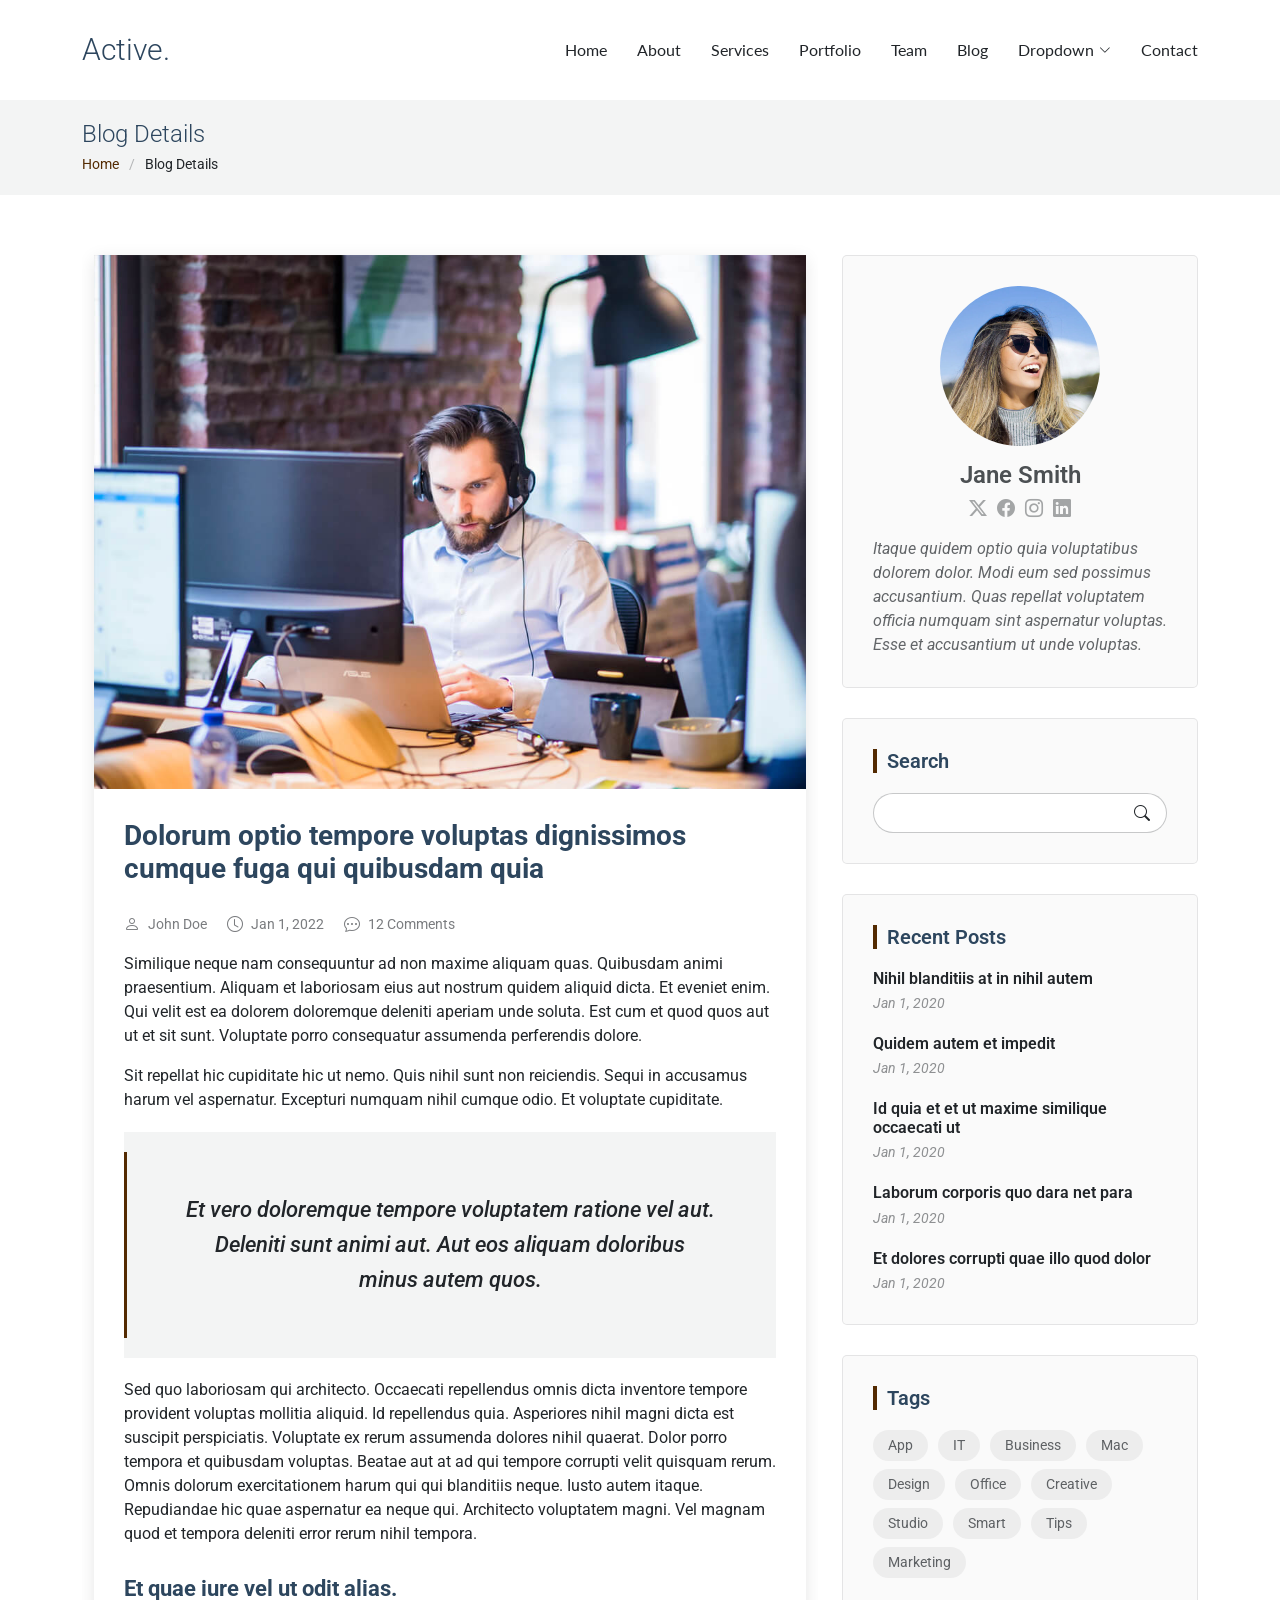
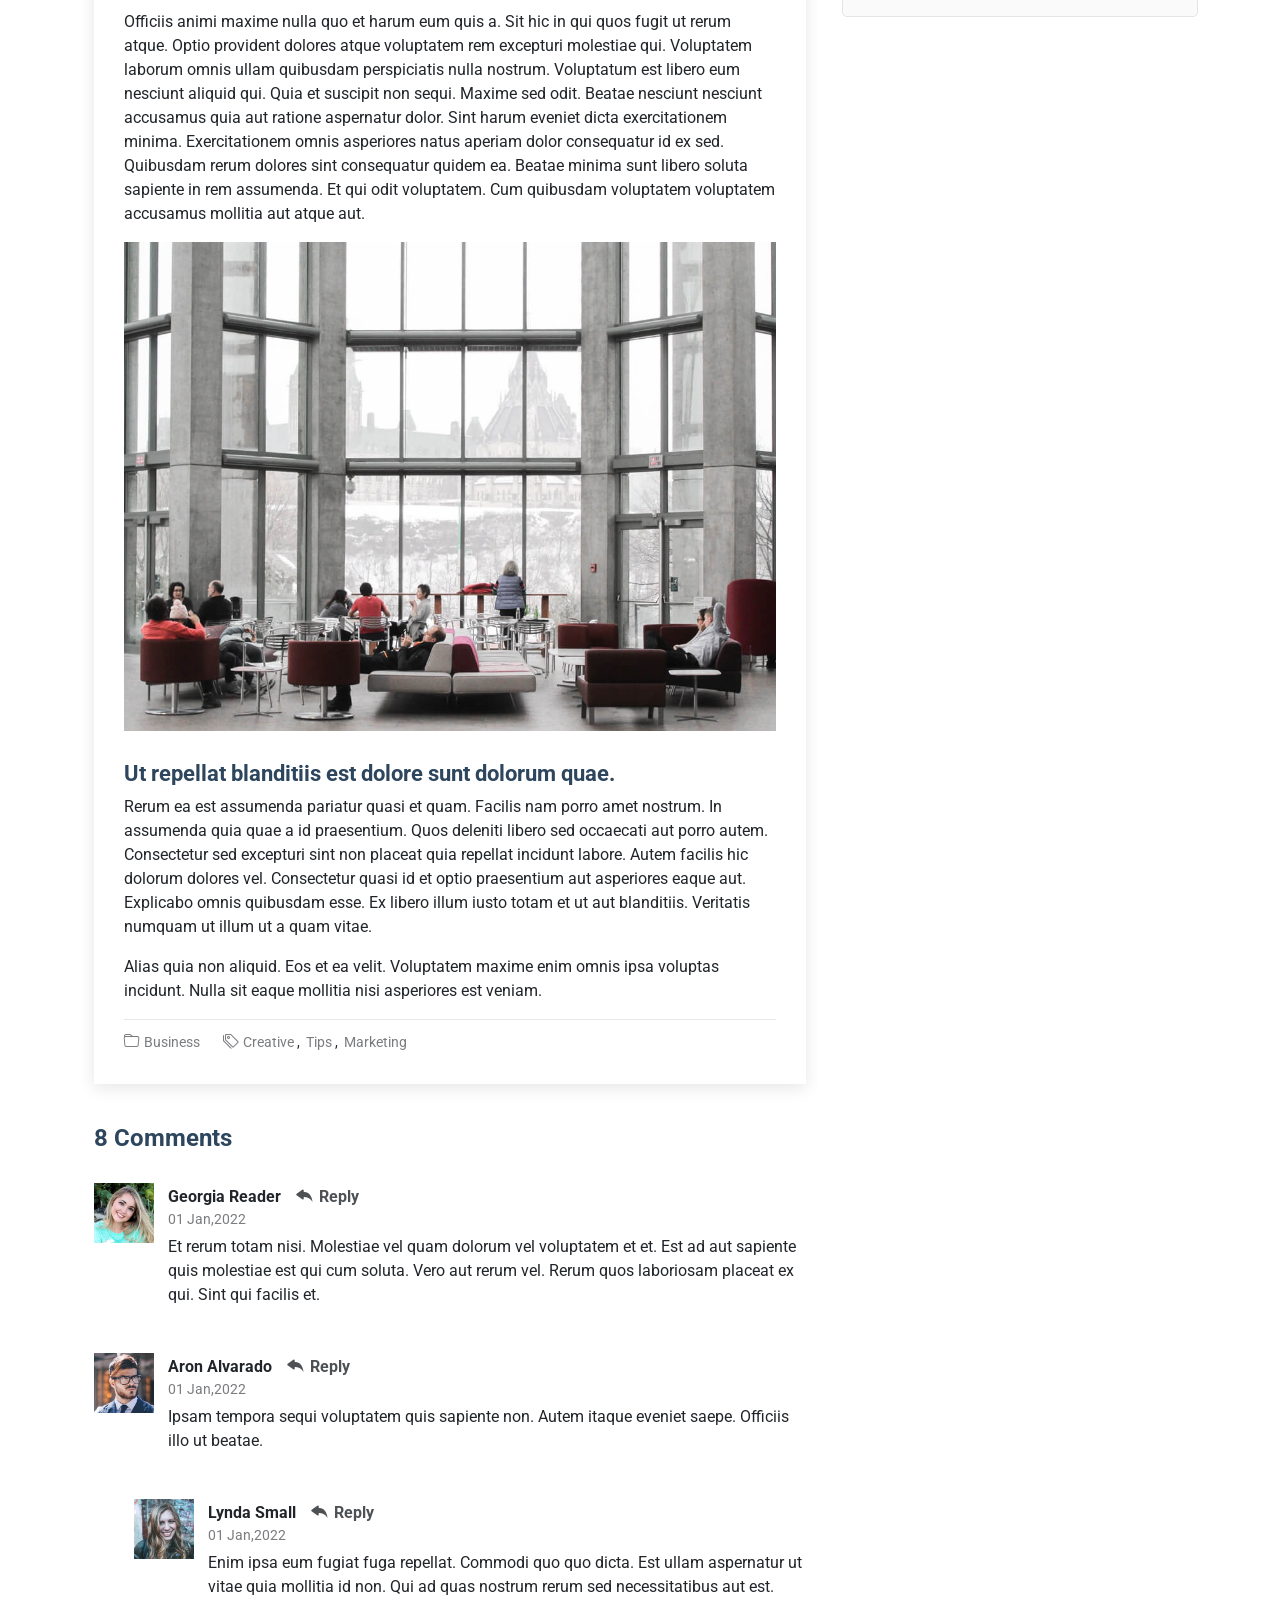
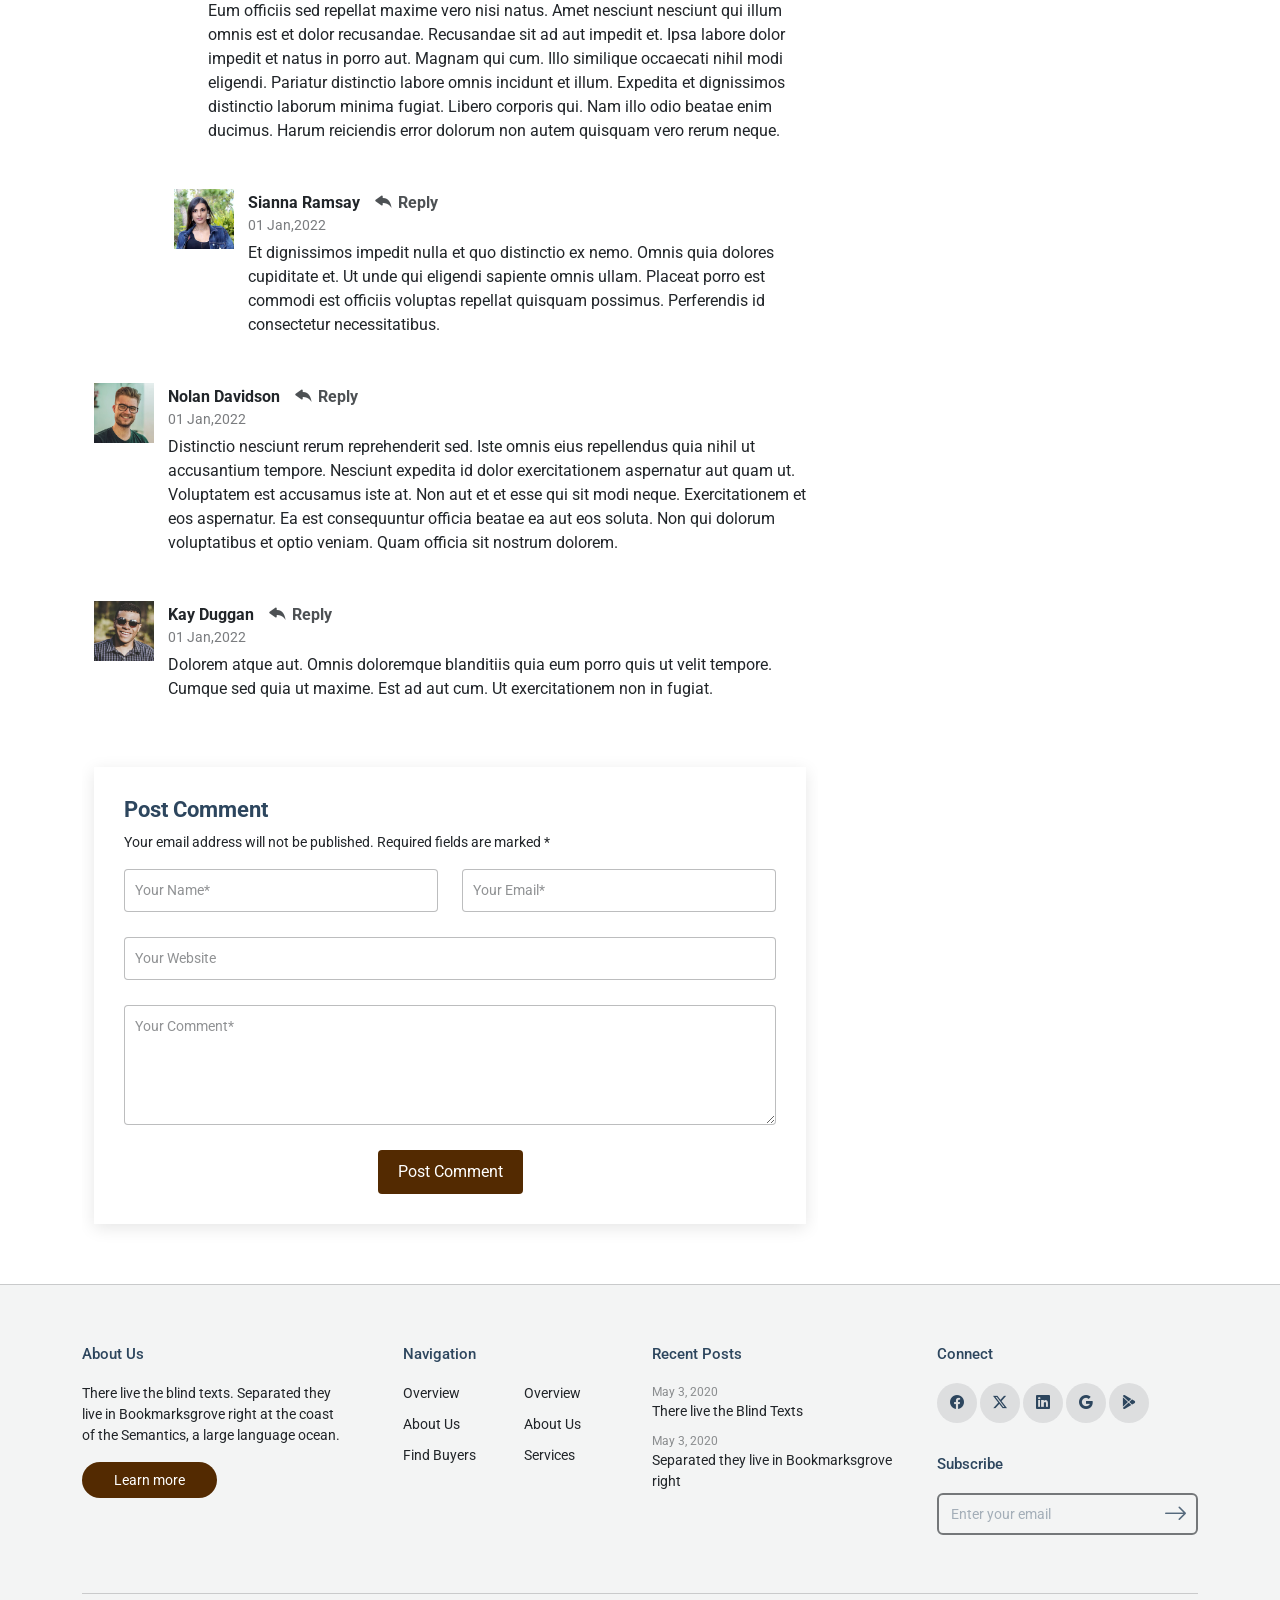
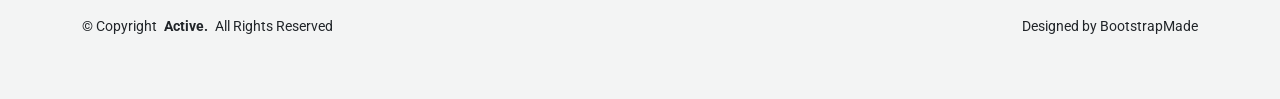
<file: blog-details.html>
<!DOCTYPE html>
<html lang="en">

<head>
  <meta charset="utf-8">
  <meta content="width=device-width, initial-scale=1.0" name="viewport">
  <title>Blog Details - Active Bootstrap Template</title>
  <meta name="description" content="">
  <meta name="keywords" content="">

  <!-- Favicons -->
  <link href="assets/img/favicon.png" rel="icon">
  <link href="assets/img/apple-touch-icon.png" rel="apple-touch-icon">

  <!-- Fonts -->
  <link href="https://fonts.googleapis.com" rel="preconnect">
  <link href="https://fonts.gstatic.com" rel="preconnect" crossorigin>
  <link href="https://fonts.googleapis.com/css2?family=Roboto:ital,wght@0,100;0,300;0,400;0,500;0,700;0,900;1,100;1,300;1,400;1,500;1,700;1,900&family=Lato:ital,wght@0,100;0,300;0,400;0,700;0,900;1,100;1,300;1,400;1,700;1,900&display=swap" rel="stylesheet">

  <!-- Vendor CSS Files -->
  <link href="assets/vendor/bootstrap/css/bootstrap.min.css" rel="stylesheet">
  <link href="assets/vendor/bootstrap-icons/bootstrap-icons.css" rel="stylesheet">
  <link href="assets/vendor/aos/aos.css" rel="stylesheet">
  <link href="assets/vendor/swiper/swiper-bundle.min.css" rel="stylesheet">
  <link href="assets/vendor/glightbox/css/glightbox.min.css" rel="stylesheet">

  <!-- Main CSS File -->
  <link href="assets/css/main.css" rel="stylesheet">

  <!-- =======================================================
  * Template Name: Active
  * Template URL: https://bootstrapmade.com/active-bootstrap-website-template/
  * Updated: Aug 07 2024 with Bootstrap v5.3.3
  * Author: BootstrapMade.com
  * License: https://bootstrapmade.com/license/
  ======================================================== -->
</head>

<body class="blog-details-page">

  <header id="header" class="header d-flex align-items-center sticky-top">
    <div class="container-fluid container-xl position-relative d-flex align-items-center justify-content-between">

      <a href="index.html" class="logo d-flex align-items-center">
        <!-- Uncomment the line below if you also wish to use an image logo -->
        <!-- <img src="assets/img/logo.png" alt=""> -->
        <h1 class="sitename">Active.</h1>
      </a>

      <nav id="navmenu" class="navmenu">
        <ul>
          <li><a href="index.html">Home</a></li>
          <li><a href="about.html">About</a></li>
          <li><a href="services.html">Services</a></li>
          <li><a href="portfolio.html">Portfolio</a></li>
          <li><a href="team.html">Team</a></li>
          <li><a href="blog.html">Blog</a></li>
          <li class="dropdown"><a href="#"><span>Dropdown</span> <i class="bi bi-chevron-down toggle-dropdown"></i></a>
            <ul>
              <li><a href="#">Dropdown 1</a></li>
              <li class="dropdown"><a href="#"><span>Deep Dropdown</span> <i class="bi bi-chevron-down toggle-dropdown"></i></a>
                <ul>
                  <li><a href="#">Deep Dropdown 1</a></li>
                  <li><a href="#">Deep Dropdown 2</a></li>
                  <li><a href="#">Deep Dropdown 3</a></li>
                  <li><a href="#">Deep Dropdown 4</a></li>
                  <li><a href="#">Deep Dropdown 5</a></li>
                </ul>
              </li>
              <li><a href="#">Dropdown 2</a></li>
              <li><a href="#">Dropdown 3</a></li>
              <li><a href="#">Dropdown 4</a></li>
            </ul>
          </li>
          <li><a href="contact.html">Contact</a></li>
        </ul>
        <i class="mobile-nav-toggle d-xl-none bi bi-list"></i>
      </nav>

    </div>
  </header>

  <main class="main">

    <!-- Page Title -->
    <div class="page-title light-background">
      <div class="container">
        <h1>Blog Details</h1>
        <nav class="breadcrumbs">
          <ol>
            <li><a href="index.html">Home</a></li>
            <li class="current">Blog Details</li>
          </ol>
        </nav>
      </div>
    </div><!-- End Page Title -->

    <div class="container">
      <div class="row">

        <div class="col-lg-8">

          <!-- Blog Details Section -->
          <section id="blog-details" class="blog-details section">
            <div class="container">

              <article class="article">

                <div class="post-img">
                  <img src="assets/img/blog/blog-1.jpg" alt="" class="img-fluid">
                </div>

                <h2 class="title">Dolorum optio tempore voluptas dignissimos cumque fuga qui quibusdam quia</h2>

                <div class="meta-top">
                  <ul>
                    <li class="d-flex align-items-center"><i class="bi bi-person"></i> <a href="blog-details.html">John Doe</a></li>
                    <li class="d-flex align-items-center"><i class="bi bi-clock"></i> <a href="blog-details.html"><time datetime="2020-01-01">Jan 1, 2022</time></a></li>
                    <li class="d-flex align-items-center"><i class="bi bi-chat-dots"></i> <a href="blog-details.html">12 Comments</a></li>
                  </ul>
                </div><!-- End meta top -->

                <div class="content">
                  <p>
                    Similique neque nam consequuntur ad non maxime aliquam quas. Quibusdam animi praesentium. Aliquam et laboriosam eius aut nostrum quidem aliquid dicta.
                    Et eveniet enim. Qui velit est ea dolorem doloremque deleniti aperiam unde soluta. Est cum et quod quos aut ut et sit sunt. Voluptate porro consequatur assumenda perferendis dolore.
                  </p>

                  <p>
                    Sit repellat hic cupiditate hic ut nemo. Quis nihil sunt non reiciendis. Sequi in accusamus harum vel aspernatur. Excepturi numquam nihil cumque odio. Et voluptate cupiditate.
                  </p>

                  <blockquote>
                    <p>
                      Et vero doloremque tempore voluptatem ratione vel aut. Deleniti sunt animi aut. Aut eos aliquam doloribus minus autem quos.
                    </p>
                  </blockquote>

                  <p>
                    Sed quo laboriosam qui architecto. Occaecati repellendus omnis dicta inventore tempore provident voluptas mollitia aliquid. Id repellendus quia. Asperiores nihil magni dicta est suscipit perspiciatis. Voluptate ex rerum assumenda dolores nihil quaerat.
                    Dolor porro tempora et quibusdam voluptas. Beatae aut at ad qui tempore corrupti velit quisquam rerum. Omnis dolorum exercitationem harum qui qui blanditiis neque.
                    Iusto autem itaque. Repudiandae hic quae aspernatur ea neque qui. Architecto voluptatem magni. Vel magnam quod et tempora deleniti error rerum nihil tempora.
                  </p>

                  <h3>Et quae iure vel ut odit alias.</h3>
                  <p>
                    Officiis animi maxime nulla quo et harum eum quis a. Sit hic in qui quos fugit ut rerum atque. Optio provident dolores atque voluptatem rem excepturi molestiae qui. Voluptatem laborum omnis ullam quibusdam perspiciatis nulla nostrum. Voluptatum est libero eum nesciunt aliquid qui.
                    Quia et suscipit non sequi. Maxime sed odit. Beatae nesciunt nesciunt accusamus quia aut ratione aspernatur dolor. Sint harum eveniet dicta exercitationem minima. Exercitationem omnis asperiores natus aperiam dolor consequatur id ex sed. Quibusdam rerum dolores sint consequatur quidem ea.
                    Beatae minima sunt libero soluta sapiente in rem assumenda. Et qui odit voluptatem. Cum quibusdam voluptatem voluptatem accusamus mollitia aut atque aut.
                  </p>
                  <img src="assets/img/blog/blog-inside-post.jpg" class="img-fluid" alt="">

                  <h3>Ut repellat blanditiis est dolore sunt dolorum quae.</h3>
                  <p>
                    Rerum ea est assumenda pariatur quasi et quam. Facilis nam porro amet nostrum. In assumenda quia quae a id praesentium. Quos deleniti libero sed occaecati aut porro autem. Consectetur sed excepturi sint non placeat quia repellat incidunt labore. Autem facilis hic dolorum dolores vel.
                    Consectetur quasi id et optio praesentium aut asperiores eaque aut. Explicabo omnis quibusdam esse. Ex libero illum iusto totam et ut aut blanditiis. Veritatis numquam ut illum ut a quam vitae.
                  </p>
                  <p>
                    Alias quia non aliquid. Eos et ea velit. Voluptatem maxime enim omnis ipsa voluptas incidunt. Nulla sit eaque mollitia nisi asperiores est veniam.
                  </p>

                </div><!-- End post content -->

                <div class="meta-bottom">
                  <i class="bi bi-folder"></i>
                  <ul class="cats">
                    <li><a href="#">Business</a></li>
                  </ul>

                  <i class="bi bi-tags"></i>
                  <ul class="tags">
                    <li><a href="#">Creative</a></li>
                    <li><a href="#">Tips</a></li>
                    <li><a href="#">Marketing</a></li>
                  </ul>
                </div><!-- End meta bottom -->

              </article>

            </div>
          </section><!-- /Blog Details Section -->

          <!-- Blog Comments Section -->
          <section id="blog-comments" class="blog-comments section">

            <div class="container">

              <h4 class="comments-count">8 Comments</h4>

              <div id="comment-1" class="comment">
                <div class="d-flex">
                  <div class="comment-img"><img src="assets/img/blog/comments-1.jpg" alt=""></div>
                  <div>
                    <h5><a href="">Georgia Reader</a> <a href="#" class="reply"><i class="bi bi-reply-fill"></i> Reply</a></h5>
                    <time datetime="2020-01-01">01 Jan,2022</time>
                    <p>
                      Et rerum totam nisi. Molestiae vel quam dolorum vel voluptatem et et. Est ad aut sapiente quis molestiae est qui cum soluta.
                      Vero aut rerum vel. Rerum quos laboriosam placeat ex qui. Sint qui facilis et.
                    </p>
                  </div>
                </div>
              </div><!-- End comment #1 -->

              <div id="comment-2" class="comment">
                <div class="d-flex">
                  <div class="comment-img"><img src="assets/img/blog/comments-2.jpg" alt=""></div>
                  <div>
                    <h5><a href="">Aron Alvarado</a> <a href="#" class="reply"><i class="bi bi-reply-fill"></i> Reply</a></h5>
                    <time datetime="2020-01-01">01 Jan,2022</time>
                    <p>
                      Ipsam tempora sequi voluptatem quis sapiente non. Autem itaque eveniet saepe. Officiis illo ut beatae.
                    </p>
                  </div>
                </div>

                <div id="comment-reply-1" class="comment comment-reply">
                  <div class="d-flex">
                    <div class="comment-img"><img src="assets/img/blog/comments-3.jpg" alt=""></div>
                    <div>
                      <h5><a href="">Lynda Small</a> <a href="#" class="reply"><i class="bi bi-reply-fill"></i> Reply</a></h5>
                      <time datetime="2020-01-01">01 Jan,2022</time>
                      <p>
                        Enim ipsa eum fugiat fuga repellat. Commodi quo quo dicta. Est ullam aspernatur ut vitae quia mollitia id non. Qui ad quas nostrum rerum sed necessitatibus aut est. Eum officiis sed repellat maxime vero nisi natus. Amet nesciunt nesciunt qui illum omnis est et dolor recusandae.

                        Recusandae sit ad aut impedit et. Ipsa labore dolor impedit et natus in porro aut. Magnam qui cum. Illo similique occaecati nihil modi eligendi. Pariatur distinctio labore omnis incidunt et illum. Expedita et dignissimos distinctio laborum minima fugiat.

                        Libero corporis qui. Nam illo odio beatae enim ducimus. Harum reiciendis error dolorum non autem quisquam vero rerum neque.
                      </p>
                    </div>
                  </div>

                  <div id="comment-reply-2" class="comment comment-reply">
                    <div class="d-flex">
                      <div class="comment-img"><img src="assets/img/blog/comments-4.jpg" alt=""></div>
                      <div>
                        <h5><a href="">Sianna Ramsay</a> <a href="#" class="reply"><i class="bi bi-reply-fill"></i> Reply</a></h5>
                        <time datetime="2020-01-01">01 Jan,2022</time>
                        <p>
                          Et dignissimos impedit nulla et quo distinctio ex nemo. Omnis quia dolores cupiditate et. Ut unde qui eligendi sapiente omnis ullam. Placeat porro est commodi est officiis voluptas repellat quisquam possimus. Perferendis id consectetur necessitatibus.
                        </p>
                      </div>
                    </div>

                  </div><!-- End comment reply #2-->

                </div><!-- End comment reply #1-->

              </div><!-- End comment #2-->

              <div id="comment-3" class="comment">
                <div class="d-flex">
                  <div class="comment-img"><img src="assets/img/blog/comments-5.jpg" alt=""></div>
                  <div>
                    <h5><a href="">Nolan Davidson</a> <a href="#" class="reply"><i class="bi bi-reply-fill"></i> Reply</a></h5>
                    <time datetime="2020-01-01">01 Jan,2022</time>
                    <p>
                      Distinctio nesciunt rerum reprehenderit sed. Iste omnis eius repellendus quia nihil ut accusantium tempore. Nesciunt expedita id dolor exercitationem aspernatur aut quam ut. Voluptatem est accusamus iste at.
                      Non aut et et esse qui sit modi neque. Exercitationem et eos aspernatur. Ea est consequuntur officia beatae ea aut eos soluta. Non qui dolorum voluptatibus et optio veniam. Quam officia sit nostrum dolorem.
                    </p>
                  </div>
                </div>

              </div><!-- End comment #3 -->

              <div id="comment-4" class="comment">
                <div class="d-flex">
                  <div class="comment-img"><img src="assets/img/blog/comments-6.jpg" alt=""></div>
                  <div>
                    <h5><a href="">Kay Duggan</a> <a href="#" class="reply"><i class="bi bi-reply-fill"></i> Reply</a></h5>
                    <time datetime="2020-01-01">01 Jan,2022</time>
                    <p>
                      Dolorem atque aut. Omnis doloremque blanditiis quia eum porro quis ut velit tempore. Cumque sed quia ut maxime. Est ad aut cum. Ut exercitationem non in fugiat.
                    </p>
                  </div>
                </div>

              </div><!-- End comment #4 -->

            </div>

          </section><!-- /Blog Comments Section -->

          <!-- Comment Form Section -->
          <section id="comment-form" class="comment-form section">
            <div class="container">

              <form action="">

                <h4>Post Comment</h4>
                <p>Your email address will not be published. Required fields are marked * </p>
                <div class="row">
                  <div class="col-md-6 form-group">
                    <input name="name" type="text" class="form-control" placeholder="Your Name*">
                  </div>
                  <div class="col-md-6 form-group">
                    <input name="email" type="text" class="form-control" placeholder="Your Email*">
                  </div>
                </div>
                <div class="row">
                  <div class="col form-group">
                    <input name="website" type="text" class="form-control" placeholder="Your Website">
                  </div>
                </div>
                <div class="row">
                  <div class="col form-group">
                    <textarea name="comment" class="form-control" placeholder="Your Comment*"></textarea>
                  </div>
                </div>

                <div class="text-center">
                  <button type="submit" class="btn btn-primary">Post Comment</button>
                </div>

              </form>

            </div>
          </section><!-- /Comment Form Section -->

        </div>

        <div class="col-lg-4 sidebar">

          <div class="widgets-container">

            <!-- Blog Author Widget -->
            <div class="blog-author-widget widget-item">

              <div class="d-flex flex-column align-items-center">
                <img src="assets/img/blog/blog-author.jpg" class="rounded-circle flex-shrink-0" alt="">
                <h4>Jane Smith</h4>
                <div class="social-links">
                  <a href="https://x.com/#"><i class="bi bi-twitter-x"></i></a>
                  <a href="https://facebook.com/#"><i class="bi bi-facebook"></i></a>
                  <a href="https://instagram.com/#"><i class="biu bi-instagram"></i></a>
                  <a href="https://instagram.com/#"><i class="biu bi-linkedin"></i></a>
                </div>

                <p>
                  Itaque quidem optio quia voluptatibus dolorem dolor. Modi eum sed possimus accusantium. Quas repellat voluptatem officia numquam sint aspernatur voluptas. Esse et accusantium ut unde voluptas.
                </p>

              </div>
            </div><!--/Blog Author Widget -->

            <!-- Search Widget -->
            <div class="search-widget widget-item">

              <h3 class="widget-title">Search</h3>
              <form action="">
                <input type="text">
                <button type="submit" title="Search"><i class="bi bi-search"></i></button>
              </form>

            </div><!--/Search Widget -->

            <!-- Recent Posts Widget -->
            <div class="recent-posts-widget widget-item">

              <h3 class="widget-title">Recent Posts</h3>

              <div class="post-item">
                <h4><a href="blog-details.html">Nihil blanditiis at in nihil autem</a></h4>
                <time datetime="2020-01-01">Jan 1, 2020</time>
              </div><!-- End recent post item-->

              <div class="post-item">
                <h4><a href="blog-details.html">Quidem autem et impedit</a></h4>
                <time datetime="2020-01-01">Jan 1, 2020</time>
              </div><!-- End recent post item-->

              <div class="post-item">
                <h4><a href="blog-details.html">Id quia et et ut maxime similique occaecati ut</a></h4>
                <time datetime="2020-01-01">Jan 1, 2020</time>
              </div><!-- End recent post item-->

              <div class="post-item">
                <h4><a href="blog-details.html">Laborum corporis quo dara net para</a></h4>
                <time datetime="2020-01-01">Jan 1, 2020</time>
              </div><!-- End recent post item-->

              <div class="post-item">
                <h4><a href="blog-details.html">Et dolores corrupti quae illo quod dolor</a></h4>
                <time datetime="2020-01-01">Jan 1, 2020</time>
              </div><!-- End recent post item-->

            </div><!--/Recent Posts Widget -->

            <!-- Tags Widget -->
            <div class="tags-widget widget-item">

              <h3 class="widget-title">Tags</h3>
              <ul>
                <li><a href="#">App</a></li>
                <li><a href="#">IT</a></li>
                <li><a href="#">Business</a></li>
                <li><a href="#">Mac</a></li>
                <li><a href="#">Design</a></li>
                <li><a href="#">Office</a></li>
                <li><a href="#">Creative</a></li>
                <li><a href="#">Studio</a></li>
                <li><a href="#">Smart</a></li>
                <li><a href="#">Tips</a></li>
                <li><a href="#">Marketing</a></li>
              </ul>

            </div><!--/Tags Widget -->

          </div>

        </div>

      </div>
    </div>

  </main>

  <footer id="footer" class="footer light-background">
    <div class="container">
      <div class="row g-4">
        <div class="col-md-6 col-lg-3 mb-3 mb-md-0">
          <div class="widget">
            <h3 class="widget-heading">About Us</h3>
            <p class="mb-4">
              There live the blind texts. Separated they live in Bookmarksgrove
              right at the coast of the Semantics, a large language ocean.
            </p>
            <p class="mb-0">
              <a href="#" class="btn-learn-more">Learn more</a>
            </p>
          </div>
        </div>
        <div class="col-md-6 col-lg-3 ps-lg-5 mb-3 mb-md-0">
          <div class="widget">
            <h3 class="widget-heading">Navigation</h3>
            <ul class="list-unstyled float-start me-5">
              <li><a href="#">Overview</a></li>
              <li><a href="#">About Us</a></li>
              <li><a href="#">Find Buyers</a></li>
            </ul>
            <ul class="list-unstyled float-start">
              <li><a href="#">Overview</a></li>
              <li><a href="#">About Us</a></li>
              <li><a href="#">Services</a></li>
            </ul>
          </div>
        </div>
        <div class="col-md-6 col-lg-3 pl-lg-5">
          <div class="widget">
            <h3 class="widget-heading">Recent Posts</h3>
            <ul class="list-unstyled footer-blog-entry">
              <li>
                <span class="d-block date">May 3, 2020</span>
                <a href="#">There live the Blind Texts</a>
              </li>
              <li>
                <span class="d-block date">May 3, 2020</span>
                <a href="#">Separated they live in Bookmarksgrove right</a>
              </li>
            </ul>
          </div>
        </div>
        <div class="col-md-6 col-lg-3 pl-lg-5">
          <div class="widget">
            <h3 class="widget-heading">Connect</h3>
            <ul class="list-unstyled social-icons light mb-3">
              <li>
                <a href="#"><span class="bi bi-facebook"></span></a>
              </li>
              <li>
                <a href="#"><span class="bi bi-twitter-x"></span></a>
              </li>
              <li>
                <a href="#"><span class="bi bi-linkedin"></span></a>
              </li>
              <li>
                <a href="#"><span class="bi bi-google"></span></a>
              </li>
              <li>
                <a href="#"><span class="bi bi-google-play"></span></a>
              </li>
            </ul>
          </div>

          <div class="widget">
            <div class="footer-subscribe">
              <h3 class="widget-heading">Subscribe</h3>
              <form action="forms/newsletter.php" method="post" class="php-email-form">
                <div class="mb-2">
                  <input type="text" class="form-control" name="email" placeholder="Enter your email">

                  <button type="submit" class="btn btn-link">
                    <span class="bi bi-arrow-right"></span>
                  </button>
                </div>
                <div class="loading">Loading</div>
                <div class="error-message"></div>
                <div class="sent-message">
                  Your subscription request has been sent. Thank you!
                </div>
              </form>
            </div>
          </div>
        </div>
      </div>

      <div class="copyright d-flex flex-column flex-md-row align-items-center justify-content-md-between">
        <p>© <span>Copyright</span> <strong class="px-1 sitename">Active.</strong> <span>All Rights Reserved</span></p>
        <div class="credits">
          <!-- All the links in the footer should remain intact. -->
          <!-- You can delete the links only if you've purchased the pro version. -->
          <!-- Licensing information: https://bootstrapmade.com/license/ -->
          <!-- Purchase the pro version with working PHP/AJAX contact form: [buy-url] -->
          Designed by <a href="https://bootstrapmade.com/">BootstrapMade</a>
        </div>
      </div>
    </div>
  </footer>

  <!-- Scroll Top -->
  <a href="#" id="scroll-top" class="scroll-top d-flex align-items-center justify-content-center"><i class="bi bi-arrow-up-short"></i></a>

  <!-- Preloader -->
  <div id="preloader"></div>

  <!-- Vendor JS Files -->
  <script src="assets/vendor/bootstrap/js/bootstrap.bundle.min.js"></script>
  <script src="assets/vendor/php-email-form/validate.js"></script>
  <script src="assets/vendor/aos/aos.js"></script>
  <script src="assets/vendor/swiper/swiper-bundle.min.js"></script>
  <script src="assets/vendor/purecounter/purecounter_vanilla.js"></script>
  <script src="assets/vendor/glightbox/js/glightbox.min.js"></script>
  <script src="assets/vendor/imagesloaded/imagesloaded.pkgd.min.js"></script>
  <script src="assets/vendor/isotope-layout/isotope.pkgd.min.js"></script>

  <!-- Main JS File -->
  <script src="assets/js/main.js"></script>

</body>

</html>
</file>
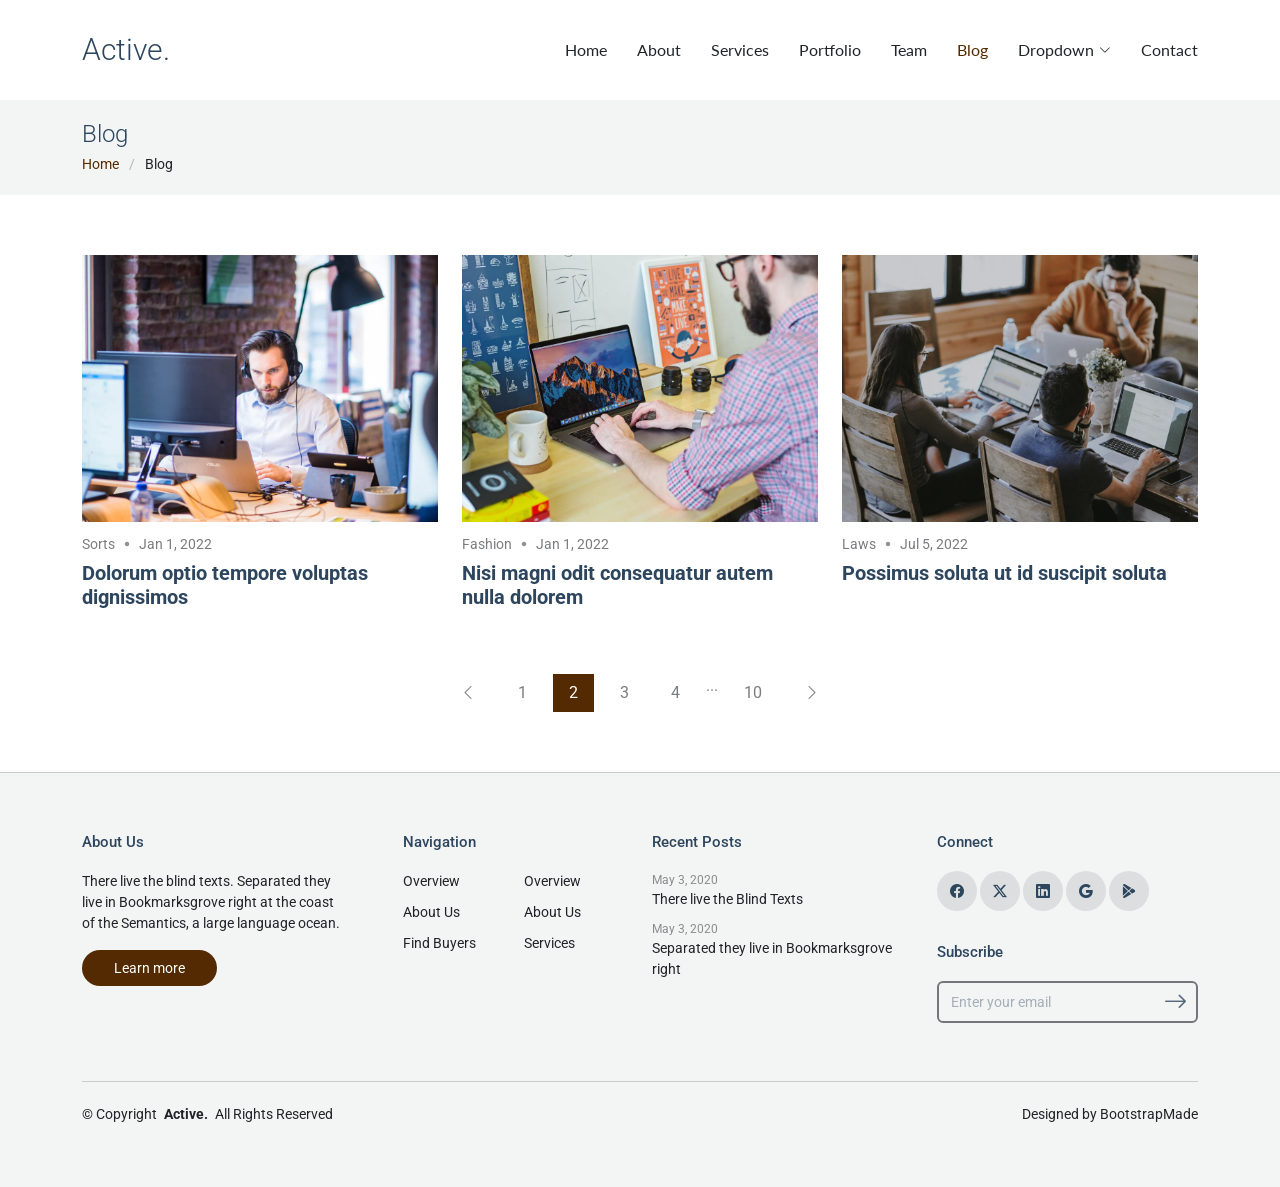
<file: blog.html>
<!DOCTYPE html>
<html lang="en">

<head>
  <meta charset="utf-8">
  <meta content="width=device-width, initial-scale=1.0" name="viewport">
  <title>Blog - Active Bootstrap Template</title>
  <meta name="description" content="">
  <meta name="keywords" content="">

  <!-- Favicons -->
  <link href="assets/img/favicon.png" rel="icon">
  <link href="assets/img/apple-touch-icon.png" rel="apple-touch-icon">

  <!-- Fonts -->
  <link href="https://fonts.googleapis.com" rel="preconnect">
  <link href="https://fonts.gstatic.com" rel="preconnect" crossorigin>
  <link href="https://fonts.googleapis.com/css2?family=Roboto:ital,wght@0,100;0,300;0,400;0,500;0,700;0,900;1,100;1,300;1,400;1,500;1,700;1,900&family=Lato:ital,wght@0,100;0,300;0,400;0,700;0,900;1,100;1,300;1,400;1,700;1,900&display=swap" rel="stylesheet">

  <!-- Vendor CSS Files -->
  <link href="assets/vendor/bootstrap/css/bootstrap.min.css" rel="stylesheet">
  <link href="assets/vendor/bootstrap-icons/bootstrap-icons.css" rel="stylesheet">
  <link href="assets/vendor/aos/aos.css" rel="stylesheet">
  <link href="assets/vendor/swiper/swiper-bundle.min.css" rel="stylesheet">
  <link href="assets/vendor/glightbox/css/glightbox.min.css" rel="stylesheet">

  <!-- Main CSS File -->
  <link href="assets/css/main.css" rel="stylesheet">

  <!-- =======================================================
  * Template Name: Active
  * Template URL: https://bootstrapmade.com/active-bootstrap-website-template/
  * Updated: Aug 07 2024 with Bootstrap v5.3.3
  * Author: BootstrapMade.com
  * License: https://bootstrapmade.com/license/
  ======================================================== -->
</head>

<body class="blog-page">

  <header id="header" class="header d-flex align-items-center sticky-top">
    <div class="container-fluid container-xl position-relative d-flex align-items-center justify-content-between">

      <a href="index.html" class="logo d-flex align-items-center">
        <!-- Uncomment the line below if you also wish to use an image logo -->
        <!-- <img src="assets/img/logo.png" alt=""> -->
        <h1 class="sitename">Active.</h1>
      </a>

      <nav id="navmenu" class="navmenu">
        <ul>
          <li><a href="index.html">Home</a></li>
          <li><a href="about.html">About</a></li>
          <li><a href="services.html">Services</a></li>
          <li><a href="portfolio.html">Portfolio</a></li>
          <li><a href="team.html">Team</a></li>
          <li><a href="blog.html" class="active">Blog</a></li>
          <li class="dropdown"><a href="#"><span>Dropdown</span> <i class="bi bi-chevron-down toggle-dropdown"></i></a>
            <ul>
              <li><a href="#">Dropdown 1</a></li>
              <li class="dropdown"><a href="#"><span>Deep Dropdown</span> <i class="bi bi-chevron-down toggle-dropdown"></i></a>
                <ul>
                  <li><a href="#">Deep Dropdown 1</a></li>
                  <li><a href="#">Deep Dropdown 2</a></li>
                  <li><a href="#">Deep Dropdown 3</a></li>
                  <li><a href="#">Deep Dropdown 4</a></li>
                  <li><a href="#">Deep Dropdown 5</a></li>
                </ul>
              </li>
              <li><a href="#">Dropdown 2</a></li>
              <li><a href="#">Dropdown 3</a></li>
              <li><a href="#">Dropdown 4</a></li>
            </ul>
          </li>
          <li><a href="contact.html">Contact</a></li>
        </ul>
        <i class="mobile-nav-toggle d-xl-none bi bi-list"></i>
      </nav>

    </div>
  </header>

  <main class="main">

    <!-- Page Title -->
    <div class="page-title light-background">
      <div class="container">
        <h1>Blog</h1>
        <nav class="breadcrumbs">
          <ol>
            <li><a href="index.html">Home</a></li>
            <li class="current">Blog</li>
          </ol>
        </nav>
      </div>
    </div><!-- End Page Title -->

    <!-- Blog Posts 2 Section -->
    <section id="blog-posts-2" class="blog-posts-2 section">

      <div class="container">

        <div class="row gy-5">

          <div class="col-lg-4 col-md-6">
            <article>

              <div class="post-img">
                <img src="assets/img/blog/blog-1.jpg" alt="" class="img-fluid">
              </div>

              <div class="meta-top">
                <ul>
                  <li class="d-flex align-items-center"><a href="blog-details.html">Sorts</a></li>
                  <li class="d-flex align-items-center"><i class="bi bi-dot"></i> <a href="blog-details.html"><time datetime="2022-01-01">Jan 1, 2022</time></a></li>
                </ul>
              </div>

              <h2 class="title">
                <a href="blog-details.html">Dolorum optio tempore voluptas dignissimos</a>
              </h2>

            </article>
          </div><!-- End post list item -->

          <div class="col-lg-4 col-md-6">

            <article>

              <div class="post-img">
                <img src="assets/img/blog/blog-2.jpg" alt="" class="img-fluid">
              </div>

              <div class="meta-top">
                <ul>
                  <li class="d-flex align-items-center"><a href="blog-details.html">Fashion</a></li>
                  <li class="d-flex align-items-center"><i class="bi bi-dot"></i> <a href="blog-details.html"><time datetime="2022-01-01">Jan 1, 2022</time></a></li>
                </ul>
              </div>

              <h2 class="title">
                <a href="blog-details.html">Nisi magni odit consequatur autem nulla dolorem</a>
              </h2>

            </article>

          </div><!-- End post list item -->

          <div class="col-lg-4 col-md-6">

            <article>

              <div class="post-img">
                <img src="assets/img/blog/blog-3.jpg" alt="" class="img-fluid">
              </div>

              <div class="meta-top">
                <ul>
                  <li class="d-flex align-items-center"><a href="blog-details.html">Laws</a></li>
                  <li class="d-flex align-items-center"><i class="bi bi-dot"></i> <a href="blog-details.html"><time datetime="2022-01-01">Jul 5, 2022</time></a></li>
                </ul>
              </div>

              <h2 class="title">
                <a href="blog-details.html">Possimus soluta ut id suscipit soluta</a>
              </h2>

            </article>

          </div><!-- End post list item -->

        </div><!-- End blog posts list -->

      </div>

    </section><!-- /Blog Posts 2 Section -->

    <!-- Blog Pagination Section -->
    <section id="blog-pagination" class="blog-pagination section">

      <div class="container">
        <div class="d-flex justify-content-center">
          <ul>
            <li><a href="#"><i class="bi bi-chevron-left"></i></a></li>
            <li><a href="#">1</a></li>
            <li><a href="#" class="active">2</a></li>
            <li><a href="#">3</a></li>
            <li><a href="#">4</a></li>
            <li>...</li>
            <li><a href="#">10</a></li>
            <li><a href="#"><i class="bi bi-chevron-right"></i></a></li>
          </ul>
        </div>
      </div>

    </section><!-- /Blog Pagination Section -->

  </main>

  <footer id="footer" class="footer light-background">
    <div class="container">
      <div class="row g-4">
        <div class="col-md-6 col-lg-3 mb-3 mb-md-0">
          <div class="widget">
            <h3 class="widget-heading">About Us</h3>
            <p class="mb-4">
              There live the blind texts. Separated they live in Bookmarksgrove
              right at the coast of the Semantics, a large language ocean.
            </p>
            <p class="mb-0">
              <a href="#" class="btn-learn-more">Learn more</a>
            </p>
          </div>
        </div>
        <div class="col-md-6 col-lg-3 ps-lg-5 mb-3 mb-md-0">
          <div class="widget">
            <h3 class="widget-heading">Navigation</h3>
            <ul class="list-unstyled float-start me-5">
              <li><a href="#">Overview</a></li>
              <li><a href="#">About Us</a></li>
              <li><a href="#">Find Buyers</a></li>
            </ul>
            <ul class="list-unstyled float-start">
              <li><a href="#">Overview</a></li>
              <li><a href="#">About Us</a></li>
              <li><a href="#">Services</a></li>
            </ul>
          </div>
        </div>
        <div class="col-md-6 col-lg-3 pl-lg-5">
          <div class="widget">
            <h3 class="widget-heading">Recent Posts</h3>
            <ul class="list-unstyled footer-blog-entry">
              <li>
                <span class="d-block date">May 3, 2020</span>
                <a href="#">There live the Blind Texts</a>
              </li>
              <li>
                <span class="d-block date">May 3, 2020</span>
                <a href="#">Separated they live in Bookmarksgrove right</a>
              </li>
            </ul>
          </div>
        </div>
        <div class="col-md-6 col-lg-3 pl-lg-5">
          <div class="widget">
            <h3 class="widget-heading">Connect</h3>
            <ul class="list-unstyled social-icons light mb-3">
              <li>
                <a href="#"><span class="bi bi-facebook"></span></a>
              </li>
              <li>
                <a href="#"><span class="bi bi-twitter-x"></span></a>
              </li>
              <li>
                <a href="#"><span class="bi bi-linkedin"></span></a>
              </li>
              <li>
                <a href="#"><span class="bi bi-google"></span></a>
              </li>
              <li>
                <a href="#"><span class="bi bi-google-play"></span></a>
              </li>
            </ul>
          </div>

          <div class="widget">
            <div class="footer-subscribe">
              <h3 class="widget-heading">Subscribe</h3>
              <form action="forms/newsletter.php" method="post" class="php-email-form">
                <div class="mb-2">
                  <input type="text" class="form-control" name="email" placeholder="Enter your email">

                  <button type="submit" class="btn btn-link">
                    <span class="bi bi-arrow-right"></span>
                  </button>
                </div>
                <div class="loading">Loading</div>
                <div class="error-message"></div>
                <div class="sent-message">
                  Your subscription request has been sent. Thank you!
                </div>
              </form>
            </div>
          </div>
        </div>
      </div>

      <div class="copyright d-flex flex-column flex-md-row align-items-center justify-content-md-between">
        <p>© <span>Copyright</span> <strong class="px-1 sitename">Active.</strong> <span>All Rights Reserved</span></p>
        <div class="credits">
          <!-- All the links in the footer should remain intact. -->
          <!-- You can delete the links only if you've purchased the pro version. -->
          <!-- Licensing information: https://bootstrapmade.com/license/ -->
          <!-- Purchase the pro version with working PHP/AJAX contact form: [buy-url] -->
          Designed by <a href="https://bootstrapmade.com/">BootstrapMade</a>
        </div>
      </div>
    </div>
  </footer>

  <!-- Scroll Top -->
  <a href="#" id="scroll-top" class="scroll-top d-flex align-items-center justify-content-center"><i class="bi bi-arrow-up-short"></i></a>

  <!-- Preloader -->
  <div id="preloader"></div>

  <!-- Vendor JS Files -->
  <script src="assets/vendor/bootstrap/js/bootstrap.bundle.min.js"></script>
  <script src="assets/vendor/php-email-form/validate.js"></script>
  <script src="assets/vendor/aos/aos.js"></script>
  <script src="assets/vendor/swiper/swiper-bundle.min.js"></script>
  <script src="assets/vendor/purecounter/purecounter_vanilla.js"></script>
  <script src="assets/vendor/glightbox/js/glightbox.min.js"></script>
  <script src="assets/vendor/imagesloaded/imagesloaded.pkgd.min.js"></script>
  <script src="assets/vendor/isotope-layout/isotope.pkgd.min.js"></script>

  <!-- Main JS File -->
  <script src="assets/js/main.js"></script>

</body>

</html>
</file>
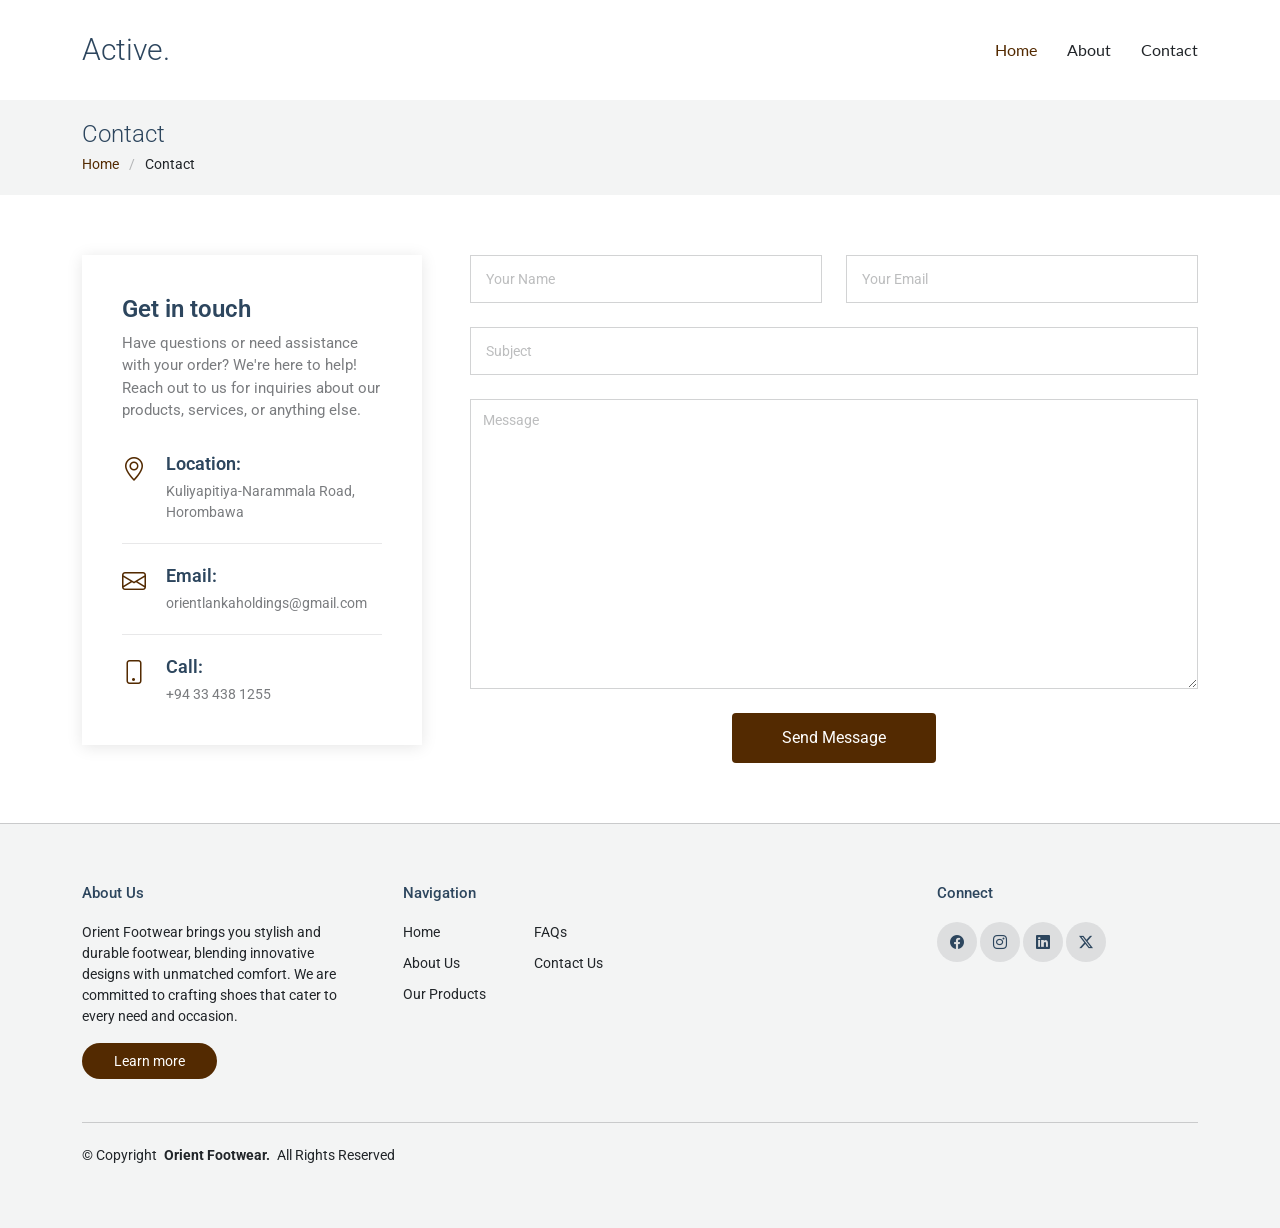
<file: contact.html>
<!DOCTYPE html>
<html lang="en">

<head>
  <meta charset="utf-8">
  <meta content="width=device-width, initial-scale=1.0" name="viewport">
  <title>Contact - Orient Footwear</title>
  <meta name="description" content="">
  <meta name="keywords" content="">

  <!-- Favicons -->
  <link href="assets/img/favicon.png" rel="icon">
  <link href="assets/img/apple-touch-icon.png" rel="apple-touch-icon">

  <!-- Fonts -->
  <link href="https://fonts.googleapis.com" rel="preconnect">
  <link href="https://fonts.gstatic.com" rel="preconnect" crossorigin>
  <link href="https://fonts.googleapis.com/css2?family=Roboto:ital,wght@0,100;0,300;0,400;0,500;0,700;0,900;1,100;1,300;1,400;1,500;1,700;1,900&family=Lato:ital,wght@0,100;0,300;0,400;0,700;0,900;1,100;1,300;1,400;1,700;1,900&display=swap" rel="stylesheet">

  <!-- Vendor CSS Files -->
  <link href="assets/vendor/bootstrap/css/bootstrap.min.css" rel="stylesheet">
  <link href="assets/vendor/bootstrap-icons/bootstrap-icons.css" rel="stylesheet">
  <link href="assets/vendor/aos/aos.css" rel="stylesheet">
  <link href="assets/vendor/swiper/swiper-bundle.min.css" rel="stylesheet">
  <link href="assets/vendor/glightbox/css/glightbox.min.css" rel="stylesheet">

  <!-- Main CSS File -->
  <link href="assets/css/main.css" rel="stylesheet">

  <!-- =======================================================
  * Template Name: Active
  * Template URL: https://bootstrapmade.com/active-bootstrap-website-template/
  * Updated: Aug 07 2024 with Bootstrap v5.3.3
  * Author: BootstrapMade.com
  * License: https://bootstrapmade.com/license/
  ======================================================== -->
</head>

<body class="contact-page">

  <header id="header" class="header d-flex align-items-center sticky-top">
    <div class="container-fluid container-xl position-relative d-flex align-items-center justify-content-between">

      <a href="index.html" class="logo d-flex align-items-center">
        <!-- Uncomment the line below if you also wish to use an image logo -->
        <!-- <img src="assets/img/logo.png" alt=""> -->
        <h1 class="sitename">Active.</h1>
      </a>

      <nav id="navmenu" class="navmenu">
        <ul>
          <li><a href="index.html" class="active">Home</a></li>
          <li><a href="#">About</a></li>
          <!-- <li><a href="portfolio.html">Portfolio</a></li> -->
          <!-- <li><a href="team.html">Team</a></li> -->
          <li><a href="contact.html">Contact</a></li>
        </ul>
        <i class="mobile-nav-toggle d-xl-none bi bi-list"></i>
        <span></span>
      </nav>
    

    </div>
  </header>

  <main class="main">

    <!-- Page Title -->
    <div class="page-title light-background">
      <div class="container">
        <h1>Contact</h1>
        <nav class="breadcrumbs">
          <ol>
            <li><a href="index.html">Home</a></li>
            <li class="current">Contact</li>
          </ol>
        </nav>
      </div>
    </div><!-- End Page Title -->

    <!-- Contact Section -->
    <section id="contact" class="contact section">

      <div class="container" data-aos="fade">

        <div class="row gy-5 gx-lg-5">

          <div class="col-lg-4">

            <div class="info">
              <h3>Get in touch</h3>
              <p>Have questions or need assistance with your order? We're here to help! 
                Reach out to us for inquiries about our products, services, or anything else.</p>

              <div class="info-item d-flex">
                <i class="bi bi-geo-alt flex-shrink-0"></i>
                <div>
                  <h4>Location:</h4>
                  <p>Kuliyapitiya-Narammala Road, Horombawa</p>
                </div>
              </div><!-- End Info Item -->

              <div class="info-item d-flex">
                <i class="bi bi-envelope flex-shrink-0"></i>
                <div>
                  <h4>Email:</h4>
                  <p>orientlankaholdings@gmail.com</p>
                </div>
              </div><!-- End Info Item -->

              <div class="info-item d-flex">
                <i class="bi bi-phone flex-shrink-0"></i>
                <div>
                  <h4>Call:</h4>
                  <p>+94 33 438 1255</p>
                </div>
              </div><!-- End Info Item -->

            </div>

          </div>

          <div class="col-lg-8">
            <form action="forms/contact.php" method="post" role="form" class="php-email-form">
              <div class="row">
                <div class="col-md-6 form-group">
                  <input type="text" name="name" class="form-control" id="name" placeholder="Your Name" required="">
                </div>
                <div class="col-md-6 form-group mt-3 mt-md-0">
                  <input type="email" class="form-control" name="email" id="email" placeholder="Your Email" required="">
                </div>
              </div>
              <div class="form-group mt-3">
                <input type="text" class="form-control" name="subject" id="subject" placeholder="Subject" required="">
              </div>
              <div class="form-group mt-3">
                <textarea class="form-control" name="message" placeholder="Message" required=""></textarea>
              </div>
              <div class="my-3">
                <div class="loading">Loading</div>
                <div class="error-message"></div>
                <div class="sent-message">Your message has been sent. Thank you!</div>
              </div>
              <div class="text-center"><button type="submit">Send Message</button></div>
            </form>
          </div><!-- End Contact Form -->

        </div>

      </div>

    </section><!-- /Contact Section -->

  </main>

  <footer id="footer" class="footer light-background">
    <div class="container">
      <div class="row g-4">
        <div class="col-md-6 col-lg-3 mb-3 mb-md-0">
          <div class="widget">
            <h3 class="widget-heading">About Us</h3>
            <p class="mb-4">
              Orient Footwear brings you stylish and durable footwear, blending innovative designs with unmatched comfort. We are committed to crafting shoes that cater to every need and occasion.
            </p>
            <p class="mb-0">
              <a href="#" class="btn-learn-more">Learn more</a>
            </p>
          </div>
        </div>
        <div class="col-md-6 col-lg-3 ps-lg-5 mb-3 mb-md-0">
          <div class="widget">
            <h3 class="widget-heading">Navigation</h3>
            <ul class="list-unstyled float-start me-5">
              <li><a href="#">Home</a></li>
              <li><a href="#">About Us</a></li>
              <li><a href="#">Our Products</a></li>
            </ul>
            <ul class="list-unstyled float-start">
              <li><a href="#">FAQs</a></li>
              <li><a href="#">Contact Us</a></li>
              <!-- <li><a href="#">Services</a></li> -->
            </ul>
          </div>
        </div>
        <div class="col-md-6 col-lg-3 pl-lg-5">
          <!-- <div class="widget">
            <h3 class="widget-heading">Recent Posts</h3>
            <ul class="list-unstyled footer-blog-entry">
              <li>
                <span class="d-block date">May 3, 2020</span>
                <a href="#">There live the Blind Texts</a>
              </li>
              <li>
                <span class="d-block date">May 3, 2020</span>
                <a href="#">Separated they live in Bookmarksgrove right</a>
              </li>
            </ul>
          </div> -->
        </div>
        <div class="col-md-6 col-lg-3 pl-lg-5">
          <div class="widget">
            <h3 class="widget-heading">Connect</h3>
            <ul class="list-unstyled social-icons light mb-3">
              <li>
                <a href="#"><span class="bi bi-facebook"></span></a>
              </li>
              <li>
                <a href="#"><span class="bi bi-instagram"></span></a>
              </li>
              <li>
                <a href="#"><span class="bi bi-linkedin"></span></a>
              </li>
              <li>
                <a href="#"><span class="bi bi-twitter-x"></span></a>
              </li>
            </ul>
          </div>

          <!-- <div class="widget">
            <div class="footer-subscribe">
              <h3 class="widget-heading">Subscribe</h3>
              <form action="forms/newsletter.php" method="post" class="php-email-form">
                <div class="mb-2">
                  <input type="text" class="form-control" name="email" placeholder="Enter your email">

                  <button type="submit" class="btn btn-link">
                    <span class="bi bi-arrow-right"></span>
                  </button>
                </div>
                <div class="loading">Loading</div>
                <div class="error-message"></div>
                <div class="sent-message">
                  Your subscription request has been sent. Thank you!
                </div>
              </form>
            </div>
          </div> -->
        </div>
      </div>

      <div class="copyright d-flex flex-column flex-md-row align-items-center justify-content-md-between">
        <p>© <span>Copyright</span> <strong class="px-1 sitename">Orient Footwear.</strong> <span>All Rights Reserved</span></p>
        <div class="credits">
         
        </div>
      </div>
    </div>
  </footer>

  <!-- Scroll Top -->
  <a href="#" id="scroll-top" class="scroll-top d-flex align-items-center justify-content-center"><i class="bi bi-arrow-up-short"></i></a>

  <!-- Preloader -->
  <div id="preloader"></div>

  <!-- Vendor JS Files -->
  <script src="assets/vendor/bootstrap/js/bootstrap.bundle.min.js"></script>
  <script src="assets/vendor/php-email-form/validate.js"></script>
  <script src="assets/vendor/aos/aos.js"></script>
  <script src="assets/vendor/swiper/swiper-bundle.min.js"></script>
  <script src="assets/vendor/purecounter/purecounter_vanilla.js"></script>
  <script src="assets/vendor/glightbox/js/glightbox.min.js"></script>
  <script src="assets/vendor/imagesloaded/imagesloaded.pkgd.min.js"></script>
  <script src="assets/vendor/isotope-layout/isotope.pkgd.min.js"></script>

  <!-- Main JS File -->
  <script src="assets/js/main.js"></script>

</body>

</html>
</file>
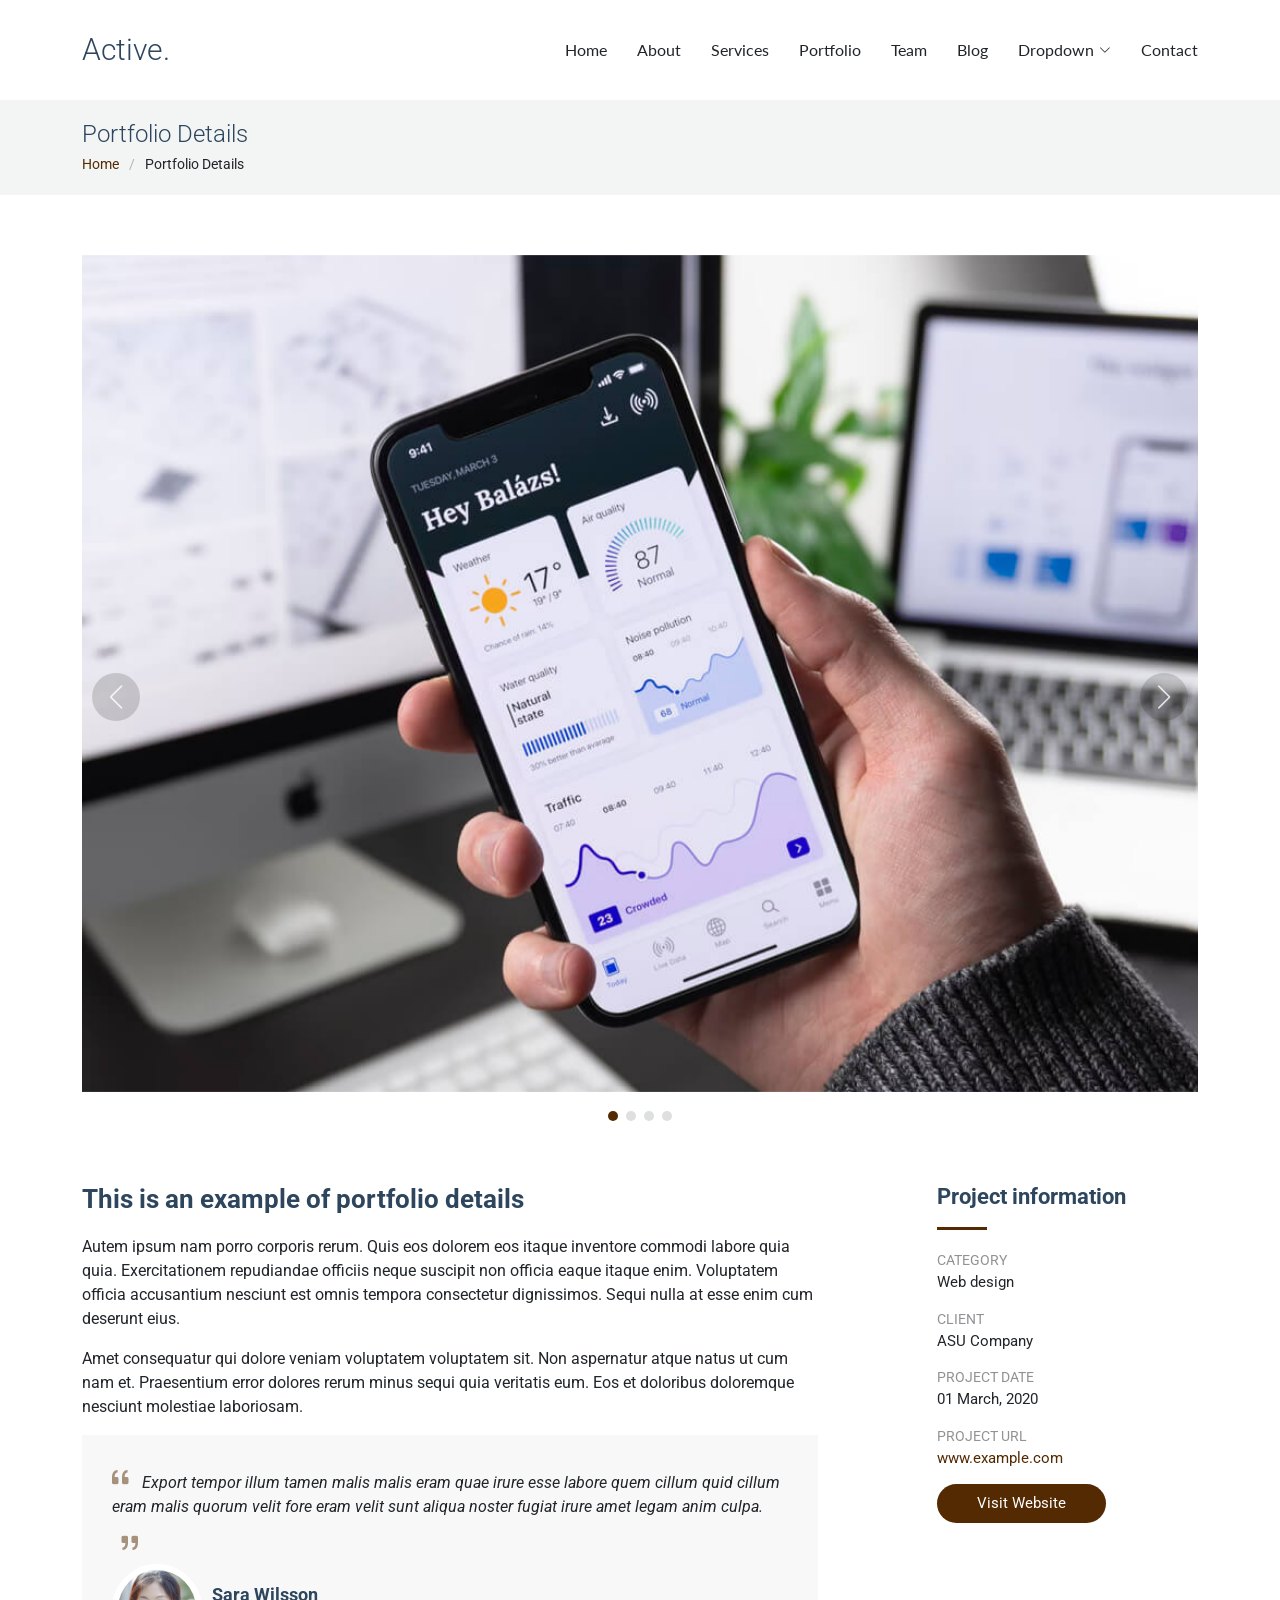
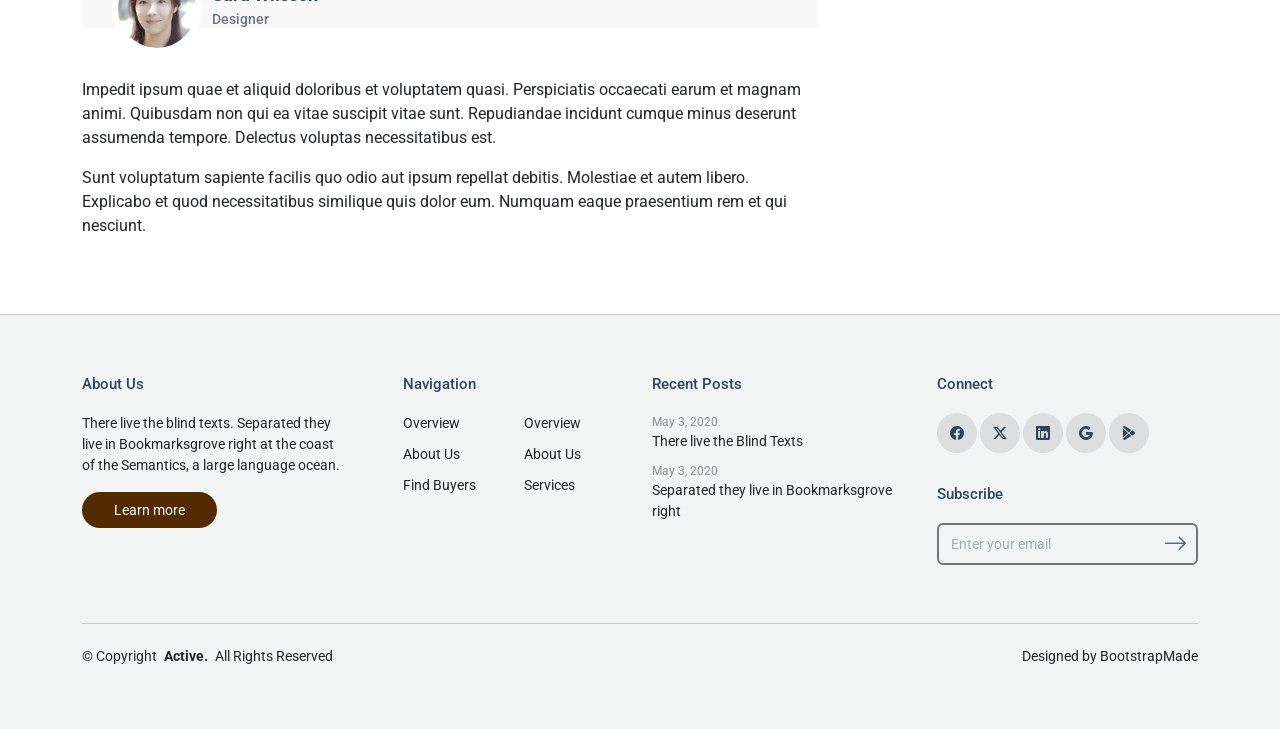
<file: portfolio-details.html>
<!DOCTYPE html>
<html lang="en">

<head>
  <meta charset="utf-8">
  <meta content="width=device-width, initial-scale=1.0" name="viewport">
  <title>Portfolio Details - Active Bootstrap Template</title>
  <meta name="description" content="">
  <meta name="keywords" content="">

  <!-- Favicons -->
  <link href="assets/img/favicon.png" rel="icon">
  <link href="assets/img/apple-touch-icon.png" rel="apple-touch-icon">

  <!-- Fonts -->
  <link href="https://fonts.googleapis.com" rel="preconnect">
  <link href="https://fonts.gstatic.com" rel="preconnect" crossorigin>
  <link href="https://fonts.googleapis.com/css2?family=Roboto:ital,wght@0,100;0,300;0,400;0,500;0,700;0,900;1,100;1,300;1,400;1,500;1,700;1,900&family=Lato:ital,wght@0,100;0,300;0,400;0,700;0,900;1,100;1,300;1,400;1,700;1,900&display=swap" rel="stylesheet">

  <!-- Vendor CSS Files -->
  <link href="assets/vendor/bootstrap/css/bootstrap.min.css" rel="stylesheet">
  <link href="assets/vendor/bootstrap-icons/bootstrap-icons.css" rel="stylesheet">
  <link href="assets/vendor/aos/aos.css" rel="stylesheet">
  <link href="assets/vendor/swiper/swiper-bundle.min.css" rel="stylesheet">
  <link href="assets/vendor/glightbox/css/glightbox.min.css" rel="stylesheet">

  <!-- Main CSS File -->
  <link href="assets/css/main.css" rel="stylesheet">

  <!-- =======================================================
  * Template Name: Active
  * Template URL: https://bootstrapmade.com/active-bootstrap-website-template/
  * Updated: Aug 07 2024 with Bootstrap v5.3.3
  * Author: BootstrapMade.com
  * License: https://bootstrapmade.com/license/
  ======================================================== -->
</head>

<body class="portfolio-details-page">

  <header id="header" class="header d-flex align-items-center sticky-top">
    <div class="container-fluid container-xl position-relative d-flex align-items-center justify-content-between">

      <a href="index.html" class="logo d-flex align-items-center">
        <!-- Uncomment the line below if you also wish to use an image logo -->
        <!-- <img src="assets/img/logo.png" alt=""> -->
        <h1 class="sitename">Active.</h1>
      </a>

      <nav id="navmenu" class="navmenu">
        <ul>
          <li><a href="index.html">Home</a></li>
          <li><a href="about.html">About</a></li>
          <li><a href="services.html">Services</a></li>
          <li><a href="portfolio.html">Portfolio</a></li>
          <li><a href="team.html">Team</a></li>
          <li><a href="blog.html">Blog</a></li>
          <li class="dropdown"><a href="#"><span>Dropdown</span> <i class="bi bi-chevron-down toggle-dropdown"></i></a>
            <ul>
              <li><a href="#">Dropdown 1</a></li>
              <li class="dropdown"><a href="#"><span>Deep Dropdown</span> <i class="bi bi-chevron-down toggle-dropdown"></i></a>
                <ul>
                  <li><a href="#">Deep Dropdown 1</a></li>
                  <li><a href="#">Deep Dropdown 2</a></li>
                  <li><a href="#">Deep Dropdown 3</a></li>
                  <li><a href="#">Deep Dropdown 4</a></li>
                  <li><a href="#">Deep Dropdown 5</a></li>
                </ul>
              </li>
              <li><a href="#">Dropdown 2</a></li>
              <li><a href="#">Dropdown 3</a></li>
              <li><a href="#">Dropdown 4</a></li>
            </ul>
          </li>
          <li><a href="contact.html">Contact</a></li>
        </ul>
        <i class="mobile-nav-toggle d-xl-none bi bi-list"></i>
      </nav>

    </div>
  </header>

  <main class="main">

    <!-- Page Title -->
    <div class="page-title light-background">
      <div class="container">
        <h1>Portfolio Details</h1>
        <nav class="breadcrumbs">
          <ol>
            <li><a href="index.html">Home</a></li>
            <li class="current">Portfolio Details</li>
          </ol>
        </nav>
      </div>
    </div><!-- End Page Title -->

    <!-- Portfolio Details Section -->
    <section id="portfolio-details" class="portfolio-details section">

      <div class="container" data-aos="fade-up">

        <div class="portfolio-details-slider swiper init-swiper">
          <script type="application/json" class="swiper-config">
            {
              "loop": true,
              "speed": 600,
              "autoplay": {
                "delay": 5000
              },
              "slidesPerView": "auto",
              "navigation": {
                "nextEl": ".swiper-button-next",
                "prevEl": ".swiper-button-prev"
              },
              "pagination": {
                "el": ".swiper-pagination",
                "type": "bullets",
                "clickable": true
              }
            }
          </script>
          <div class="swiper-wrapper align-items-center">

            <div class="swiper-slide">
              <img src="assets/img/portfolio/app-1.jpg" alt="">
            </div>

            <div class="swiper-slide">
              <img src="assets/img/portfolio/product-1.jpg" alt="">
            </div>

            <div class="swiper-slide">
              <img src="assets/img/portfolio/branding-1.jpg" alt="">
            </div>

            <div class="swiper-slide">
              <img src="assets/img/portfolio/books-1.jpg" alt="">
            </div>

          </div>
          <div class="swiper-button-prev"></div>
          <div class="swiper-button-next"></div>
          <div class="swiper-pagination"></div>
        </div>

        <div class="row justify-content-between gy-4 mt-4">

          <div class="col-lg-8" data-aos="fade-up">
            <div class="portfolio-description">
              <h2>This is an example of portfolio details</h2>
              <p>
                Autem ipsum nam porro corporis rerum. Quis eos dolorem eos itaque inventore commodi labore quia quia. Exercitationem repudiandae officiis neque suscipit non officia eaque itaque enim. Voluptatem officia accusantium nesciunt est omnis tempora consectetur dignissimos. Sequi nulla at esse enim cum deserunt eius.
              </p>
              <p>
                Amet consequatur qui dolore veniam voluptatem voluptatem sit. Non aspernatur atque natus ut cum nam et. Praesentium error dolores rerum minus sequi quia veritatis eum. Eos et doloribus doloremque nesciunt molestiae laboriosam.
              </p>

              <div class="testimonial-item">
                <p>
                  <i class="bi bi-quote quote-icon-left"></i>
                  <span>Export tempor illum tamen malis malis eram quae irure esse labore quem cillum quid cillum eram malis quorum velit fore eram velit sunt aliqua noster fugiat irure amet legam anim culpa.</span>
                  <i class="bi bi-quote quote-icon-right"></i>
                </p>
                <div>
                  <img src="assets/img/testimonials/testimonials-2.jpg" class="testimonial-img" alt="">
                  <h3>Sara Wilsson</h3>
                  <h4>Designer</h4>
                </div>
              </div>

              <p>
                Impedit ipsum quae et aliquid doloribus et voluptatem quasi. Perspiciatis occaecati earum et magnam animi. Quibusdam non qui ea vitae suscipit vitae sunt. Repudiandae incidunt cumque minus deserunt assumenda tempore. Delectus voluptas necessitatibus est.
              </p>

              <p>
                Sunt voluptatum sapiente facilis quo odio aut ipsum repellat debitis. Molestiae et autem libero. Explicabo et quod necessitatibus similique quis dolor eum. Numquam eaque praesentium rem et qui nesciunt.
              </p>

            </div>
          </div>

          <div class="col-lg-3" data-aos="fade-up" data-aos-delay="100">
            <div class="portfolio-info">
              <h3>Project information</h3>
              <ul>
                <li><strong>Category</strong> Web design</li>
                <li><strong>Client</strong> ASU Company</li>
                <li><strong>Project date</strong> 01 March, 2020</li>
                <li><strong>Project URL</strong> <a href="#">www.example.com</a></li>
                <li><a href="#" class="btn-visit align-self-start">Visit Website</a></li>
              </ul>
            </div>
          </div>

        </div>

      </div>

    </section><!-- /Portfolio Details Section -->

  </main>

  <footer id="footer" class="footer light-background">
    <div class="container">
      <div class="row g-4">
        <div class="col-md-6 col-lg-3 mb-3 mb-md-0">
          <div class="widget">
            <h3 class="widget-heading">About Us</h3>
            <p class="mb-4">
              There live the blind texts. Separated they live in Bookmarksgrove
              right at the coast of the Semantics, a large language ocean.
            </p>
            <p class="mb-0">
              <a href="#" class="btn-learn-more">Learn more</a>
            </p>
          </div>
        </div>
        <div class="col-md-6 col-lg-3 ps-lg-5 mb-3 mb-md-0">
          <div class="widget">
            <h3 class="widget-heading">Navigation</h3>
            <ul class="list-unstyled float-start me-5">
              <li><a href="#">Overview</a></li>
              <li><a href="#">About Us</a></li>
              <li><a href="#">Find Buyers</a></li>
            </ul>
            <ul class="list-unstyled float-start">
              <li><a href="#">Overview</a></li>
              <li><a href="#">About Us</a></li>
              <li><a href="#">Services</a></li>
            </ul>
          </div>
        </div>
        <div class="col-md-6 col-lg-3 pl-lg-5">
          <div class="widget">
            <h3 class="widget-heading">Recent Posts</h3>
            <ul class="list-unstyled footer-blog-entry">
              <li>
                <span class="d-block date">May 3, 2020</span>
                <a href="#">There live the Blind Texts</a>
              </li>
              <li>
                <span class="d-block date">May 3, 2020</span>
                <a href="#">Separated they live in Bookmarksgrove right</a>
              </li>
            </ul>
          </div>
        </div>
        <div class="col-md-6 col-lg-3 pl-lg-5">
          <div class="widget">
            <h3 class="widget-heading">Connect</h3>
            <ul class="list-unstyled social-icons light mb-3">
              <li>
                <a href="#"><span class="bi bi-facebook"></span></a>
              </li>
              <li>
                <a href="#"><span class="bi bi-twitter-x"></span></a>
              </li>
              <li>
                <a href="#"><span class="bi bi-linkedin"></span></a>
              </li>
              <li>
                <a href="#"><span class="bi bi-google"></span></a>
              </li>
              <li>
                <a href="#"><span class="bi bi-google-play"></span></a>
              </li>
            </ul>
          </div>

          <div class="widget">
            <div class="footer-subscribe">
              <h3 class="widget-heading">Subscribe</h3>
              <form action="forms/newsletter.php" method="post" class="php-email-form">
                <div class="mb-2">
                  <input type="text" class="form-control" name="email" placeholder="Enter your email">

                  <button type="submit" class="btn btn-link">
                    <span class="bi bi-arrow-right"></span>
                  </button>
                </div>
                <div class="loading">Loading</div>
                <div class="error-message"></div>
                <div class="sent-message">
                  Your subscription request has been sent. Thank you!
                </div>
              </form>
            </div>
          </div>
        </div>
      </div>

      <div class="copyright d-flex flex-column flex-md-row align-items-center justify-content-md-between">
        <p>© <span>Copyright</span> <strong class="px-1 sitename">Active.</strong> <span>All Rights Reserved</span></p>
        <div class="credits">
          <!-- All the links in the footer should remain intact. -->
          <!-- You can delete the links only if you've purchased the pro version. -->
          <!-- Licensing information: https://bootstrapmade.com/license/ -->
          <!-- Purchase the pro version with working PHP/AJAX contact form: [buy-url] -->
          Designed by <a href="https://bootstrapmade.com/">BootstrapMade</a>
        </div>
      </div>
    </div>
  </footer>

  <!-- Scroll Top -->
  <a href="#" id="scroll-top" class="scroll-top d-flex align-items-center justify-content-center"><i class="bi bi-arrow-up-short"></i></a>

  <!-- Preloader -->
  <div id="preloader"></div>

  <!-- Vendor JS Files -->
  <script src="assets/vendor/bootstrap/js/bootstrap.bundle.min.js"></script>
  <script src="assets/vendor/php-email-form/validate.js"></script>
  <script src="assets/vendor/aos/aos.js"></script>
  <script src="assets/vendor/swiper/swiper-bundle.min.js"></script>
  <script src="assets/vendor/purecounter/purecounter_vanilla.js"></script>
  <script src="assets/vendor/glightbox/js/glightbox.min.js"></script>
  <script src="assets/vendor/imagesloaded/imagesloaded.pkgd.min.js"></script>
  <script src="assets/vendor/isotope-layout/isotope.pkgd.min.js"></script>

  <!-- Main JS File -->
  <script src="assets/js/main.js"></script>

</body>

</html>
</file>
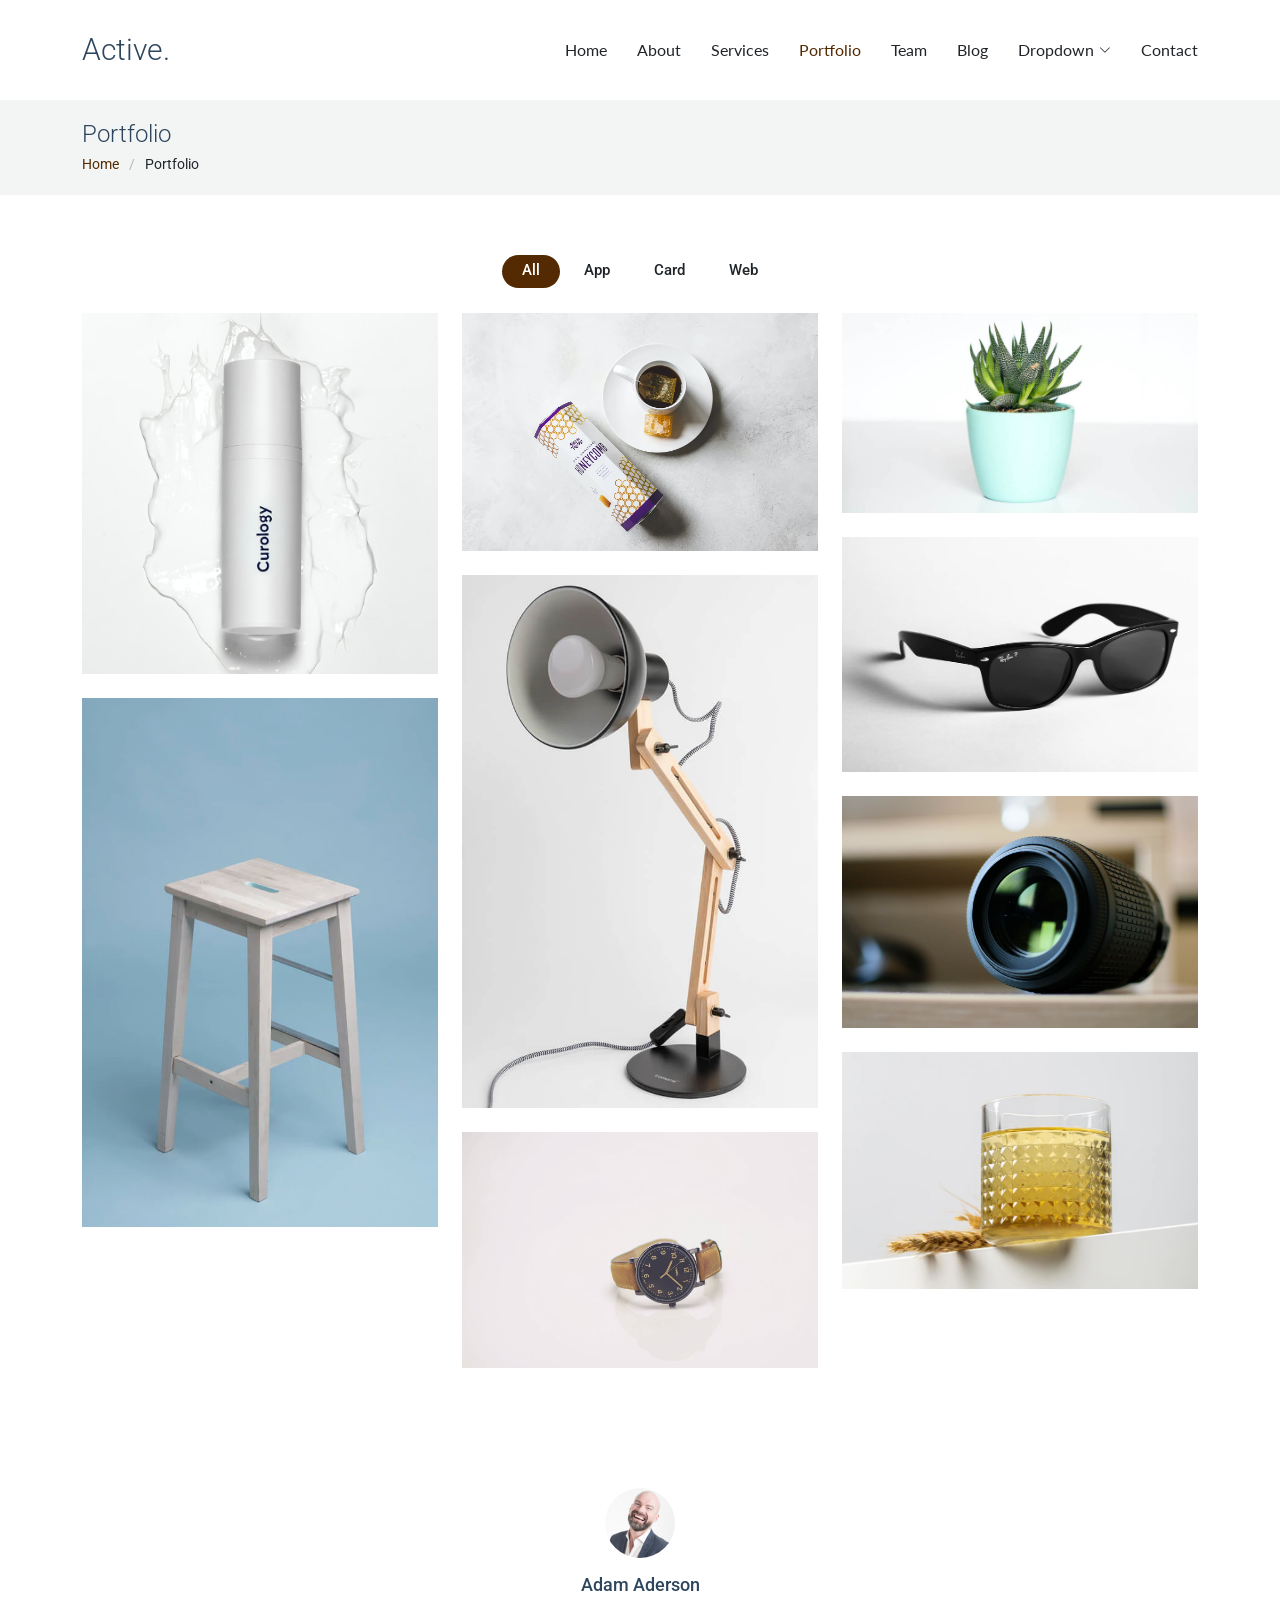
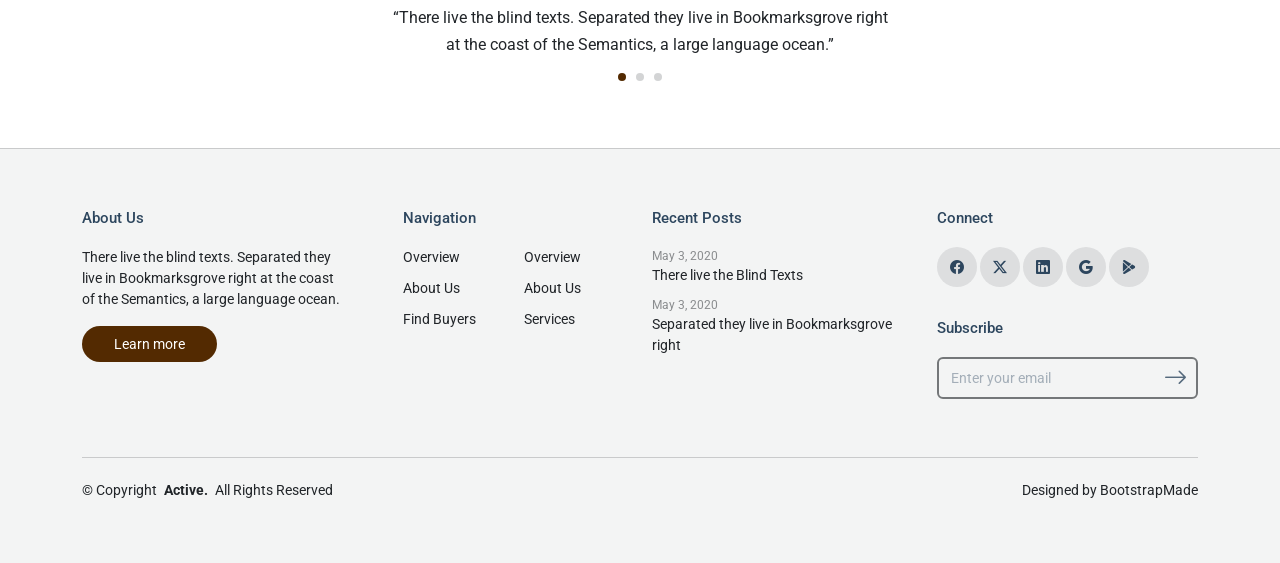
<file: portfolio.html>
<!DOCTYPE html>
<html lang="en">

<head>
  <meta charset="utf-8">
  <meta content="width=device-width, initial-scale=1.0" name="viewport">
  <title>Portfolio - Active Bootstrap Template</title>
  <meta name="description" content="">
  <meta name="keywords" content="">

  <!-- Favicons -->
  <link href="assets/img/favicon.png" rel="icon">
  <link href="assets/img/apple-touch-icon.png" rel="apple-touch-icon">

  <!-- Fonts -->
  <link href="https://fonts.googleapis.com" rel="preconnect">
  <link href="https://fonts.gstatic.com" rel="preconnect" crossorigin>
  <link href="https://fonts.googleapis.com/css2?family=Roboto:ital,wght@0,100;0,300;0,400;0,500;0,700;0,900;1,100;1,300;1,400;1,500;1,700;1,900&family=Lato:ital,wght@0,100;0,300;0,400;0,700;0,900;1,100;1,300;1,400;1,700;1,900&display=swap" rel="stylesheet">

  <!-- Vendor CSS Files -->
  <link href="assets/vendor/bootstrap/css/bootstrap.min.css" rel="stylesheet">
  <link href="assets/vendor/bootstrap-icons/bootstrap-icons.css" rel="stylesheet">
  <link href="assets/vendor/aos/aos.css" rel="stylesheet">
  <link href="assets/vendor/swiper/swiper-bundle.min.css" rel="stylesheet">
  <link href="assets/vendor/glightbox/css/glightbox.min.css" rel="stylesheet">

  <!-- Main CSS File -->
  <link href="assets/css/main.css" rel="stylesheet">

  <!-- =======================================================
  * Template Name: Active
  * Template URL: https://bootstrapmade.com/active-bootstrap-website-template/
  * Updated: Aug 07 2024 with Bootstrap v5.3.3
  * Author: BootstrapMade.com
  * License: https://bootstrapmade.com/license/
  ======================================================== -->
</head>

<body class="portfolio-page">

  <header id="header" class="header d-flex align-items-center sticky-top">
    <div class="container-fluid container-xl position-relative d-flex align-items-center justify-content-between">

      <a href="index.html" class="logo d-flex align-items-center">
        <!-- Uncomment the line below if you also wish to use an image logo -->
        <!-- <img src="assets/img/logo.png" alt=""> -->
        <h1 class="sitename">Active.</h1>
      </a>

      <nav id="navmenu" class="navmenu">
        <ul>
          <li><a href="index.html">Home</a></li>
          <li><a href="about.html">About</a></li>
          <li><a href="services.html">Services</a></li>
          <li><a href="portfolio.html" class="active">Portfolio</a></li>
          <li><a href="team.html">Team</a></li>
          <li><a href="blog.html">Blog</a></li>
          <li class="dropdown"><a href="#"><span>Dropdown</span> <i class="bi bi-chevron-down toggle-dropdown"></i></a>
            <ul>
              <li><a href="#">Dropdown 1</a></li>
              <li class="dropdown"><a href="#"><span>Deep Dropdown</span> <i class="bi bi-chevron-down toggle-dropdown"></i></a>
                <ul>
                  <li><a href="#">Deep Dropdown 1</a></li>
                  <li><a href="#">Deep Dropdown 2</a></li>
                  <li><a href="#">Deep Dropdown 3</a></li>
                  <li><a href="#">Deep Dropdown 4</a></li>
                  <li><a href="#">Deep Dropdown 5</a></li>
                </ul>
              </li>
              <li><a href="#">Dropdown 2</a></li>
              <li><a href="#">Dropdown 3</a></li>
              <li><a href="#">Dropdown 4</a></li>
            </ul>
          </li>
          <li><a href="contact.html">Contact</a></li>
        </ul>
        <i class="mobile-nav-toggle d-xl-none bi bi-list"></i>
      </nav>

    </div>
  </header>

  <main class="main">

    <!-- Page Title -->
    <div class="page-title light-background">
      <div class="container">
        <h1>Portfolio</h1>
        <nav class="breadcrumbs">
          <ol>
            <li><a href="index.html">Home</a></li>
            <li class="current">Portfolio</li>
          </ol>
        </nav>
      </div>
    </div><!-- End Page Title -->

    <!-- Portfolio Section -->
    <section id="portfolio" class="portfolio section">

      <div class="container">

        <div class="isotope-layout" data-default-filter="*" data-layout="masonry" data-sort="original-order">

          <ul class="portfolio-filters isotope-filters" data-aos="fade-up" data-aos-delay="100">
            <li data-filter="*" class="filter-active">All</li>
            <li data-filter=".filter-app">App</li>
            <li data-filter=".filter-product">Card</li>
            <li data-filter=".filter-branding">Web</li>
          </ul><!-- End Portfolio Filters -->

          <div class="row gy-4 isotope-container" data-aos="fade-up" data-aos-delay="200">

            <div class="col-lg-4 col-md-6 portfolio-item isotope-item filter-app">
              <img src="assets/img/masonry-portfolio/masonry-portfolio-1.jpg" class="img-fluid" alt="">
              <div class="portfolio-info">
                <h4>App 1</h4>
                <p>Lorem ipsum, dolor sit</p>
                <a href="assets/img/masonry-portfolio/masonry-portfolio-1.jpg" title="App 1" data-gallery="portfolio-gallery-app" class="glightbox preview-link"><i class="bi bi-zoom-in"></i></a>
                <a href="portfolio-details.html" title="More Details" class="details-link"><i class="bi bi-link-45deg"></i></a>
              </div>
            </div><!-- End Portfolio Item -->

            <div class="col-lg-4 col-md-6 portfolio-item isotope-item filter-product">
              <img src="assets/img/masonry-portfolio/masonry-portfolio-2.jpg" class="img-fluid" alt="">
              <div class="portfolio-info">
                <h4>Product 1</h4>
                <p>Lorem ipsum, dolor sit</p>
                <a href="assets/img/masonry-portfolio/masonry-portfolio-2.jpg" title="Product 1" data-gallery="portfolio-gallery-product" class="glightbox preview-link"><i class="bi bi-zoom-in"></i></a>
                <a href="portfolio-details.html" title="More Details" class="details-link"><i class="bi bi-link-45deg"></i></a>
              </div>
            </div><!-- End Portfolio Item -->

            <div class="col-lg-4 col-md-6 portfolio-item isotope-item filter-branding">
              <img src="assets/img/masonry-portfolio/masonry-portfolio-3.jpg" class="img-fluid" alt="">
              <div class="portfolio-info">
                <h4>Branding 1</h4>
                <p>Lorem ipsum, dolor sit</p>
                <a href="assets/img/masonry-portfolio/masonry-portfolio-3.jpg" title="Branding 1" data-gallery="portfolio-gallery-branding" class="glightbox preview-link"><i class="bi bi-zoom-in"></i></a>
                <a href="portfolio-details.html" title="More Details" class="details-link"><i class="bi bi-link-45deg"></i></a>
              </div>
            </div><!-- End Portfolio Item -->

            <div class="col-lg-4 col-md-6 portfolio-item isotope-item filter-app">
              <img src="assets/img/masonry-portfolio/masonry-portfolio-4.jpg" class="img-fluid" alt="">
              <div class="portfolio-info">
                <h4>App 2</h4>
                <p>Lorem ipsum, dolor sit</p>
                <a href="assets/img/masonry-portfolio/masonry-portfolio-4.jpg" title="App 2" data-gallery="portfolio-gallery-app" class="glightbox preview-link"><i class="bi bi-zoom-in"></i></a>
                <a href="portfolio-details.html" title="More Details" class="details-link"><i class="bi bi-link-45deg"></i></a>
              </div>
            </div><!-- End Portfolio Item -->

            <div class="col-lg-4 col-md-6 portfolio-item isotope-item filter-product">
              <img src="assets/img/masonry-portfolio/masonry-portfolio-5.jpg" class="img-fluid" alt="">
              <div class="portfolio-info">
                <h4>Product 2</h4>
                <p>Lorem ipsum, dolor sit</p>
                <a href="assets/img/masonry-portfolio/masonry-portfolio-5.jpg" title="Product 2" data-gallery="portfolio-gallery-product" class="glightbox preview-link"><i class="bi bi-zoom-in"></i></a>
                <a href="portfolio-details.html" title="More Details" class="details-link"><i class="bi bi-link-45deg"></i></a>
              </div>
            </div><!-- End Portfolio Item -->

            <div class="col-lg-4 col-md-6 portfolio-item isotope-item filter-branding">
              <img src="assets/img/masonry-portfolio/masonry-portfolio-6.jpg" class="img-fluid" alt="">
              <div class="portfolio-info">
                <h4>Branding 2</h4>
                <p>Lorem ipsum, dolor sit</p>
                <a href="assets/img/masonry-portfolio/masonry-portfolio-6.jpg" title="Branding 2" data-gallery="portfolio-gallery-branding" class="glightbox preview-link"><i class="bi bi-zoom-in"></i></a>
                <a href="portfolio-details.html" title="More Details" class="details-link"><i class="bi bi-link-45deg"></i></a>
              </div>
            </div><!-- End Portfolio Item -->

            <div class="col-lg-4 col-md-6 portfolio-item isotope-item filter-app">
              <img src="assets/img/masonry-portfolio/masonry-portfolio-7.jpg" class="img-fluid" alt="">
              <div class="portfolio-info">
                <h4>App 3</h4>
                <p>Lorem ipsum, dolor sit</p>
                <a href="assets/img/masonry-portfolio/masonry-portfolio-7.jpg" title="App 3" data-gallery="portfolio-gallery-app" class="glightbox preview-link"><i class="bi bi-zoom-in"></i></a>
                <a href="portfolio-details.html" title="More Details" class="details-link"><i class="bi bi-link-45deg"></i></a>
              </div>
            </div><!-- End Portfolio Item -->

            <div class="col-lg-4 col-md-6 portfolio-item isotope-item filter-product">
              <img src="assets/img/masonry-portfolio/masonry-portfolio-8.jpg" class="img-fluid" alt="">
              <div class="portfolio-info">
                <h4>Product 3</h4>
                <p>Lorem ipsum, dolor sit</p>
                <a href="assets/img/masonry-portfolio/masonry-portfolio-8.jpg" title="Product 3" data-gallery="portfolio-gallery-product" class="glightbox preview-link"><i class="bi bi-zoom-in"></i></a>
                <a href="portfolio-details.html" title="More Details" class="details-link"><i class="bi bi-link-45deg"></i></a>
              </div>
            </div><!-- End Portfolio Item -->

            <div class="col-lg-4 col-md-6 portfolio-item isotope-item filter-branding">
              <img src="assets/img/masonry-portfolio/masonry-portfolio-9.jpg" class="img-fluid" alt="">
              <div class="portfolio-info">
                <h4>Branding 3</h4>
                <p>Lorem ipsum, dolor sit</p>
                <a href="assets/img/masonry-portfolio/masonry-portfolio-9.jpg" title="Branding 2" data-gallery="portfolio-gallery-branding" class="glightbox preview-link"><i class="bi bi-zoom-in"></i></a>
                <a href="portfolio-details.html" title="More Details" class="details-link"><i class="bi bi-link-45deg"></i></a>
              </div>
            </div><!-- End Portfolio Item -->

          </div><!-- End Portfolio Container -->

        </div>

      </div>

    </section><!-- /Portfolio Section -->

    <!-- Testimonials Section -->
    <section id="testimonials" class="testimonials section">

      <div class="container" data-aos="fade-up">
        <div class="row justify-content-center">
          <div class="col-lg-7">
            <div class="swiper init-swiper">
              <script type="application/json" class="swiper-config">
                {
                  "loop": true,
                  "speed": 600,
                  "autoplay": {
                    "delay": 5000
                  },
                  "slidesPerView": "auto",
                  "pagination": {
                    "el": ".swiper-pagination",
                    "type": "bullets",
                    "clickable": true
                  },
                  "breakpoints": {
                    "320": {
                      "slidesPerView": 1,
                      "spaceBetween": 40
                    },
                    "1200": {
                      "slidesPerView": 1,
                      "spaceBetween": 1
                    }
                  }
                }
              </script>
              <div class="swiper-wrapper">
                <div class="swiper-slide">
                  <div class="testimonial mx-auto">
                    <figure class="img-wrap">
                      <img src="assets/img/testimonials/testimonials-1.jpg" alt="Image" class="img-fluid">
                    </figure>
                    <h3 class="name">Adam Aderson</h3>
                    <blockquote>
                      <p>
                        “There live the blind texts. Separated they live in
                        Bookmarksgrove right at the coast of the Semantics, a large
                        language ocean.”
                      </p>
                    </blockquote>
                  </div>
                </div>
                <div class="swiper-slide">
                  <div class="testimonial mx-auto">
                    <figure class="img-wrap">
                      <img src="assets/img/testimonials/testimonials-2.jpg" alt="Image" class="img-fluid">
                    </figure>
                    <h3 class="name">Lukas Devlin</h3>
                    <blockquote>
                      <p>
                        “There live the blind texts. Separated they live in
                        Bookmarksgrove right at the coast of the Semantics, a large
                        language ocean.”
                      </p>
                    </blockquote>
                  </div>
                </div>
                <div class="swiper-slide">
                  <div class="testimonial mx-auto">
                    <figure class="img-wrap">
                      <img src="assets/img/testimonials/testimonials-3.jpg" alt="Image" class="img-fluid">
                    </figure>
                    <h3 class="name">Kayla Bryant</h3>
                    <blockquote>
                      <p>
                        “There live the blind texts. Separated they live in
                        Bookmarksgrove right at the coast of the Semantics, a large
                        language ocean.”
                      </p>
                    </blockquote>
                  </div>
                </div>
              </div>
              <div class="swiper-pagination"></div>
            </div>
          </div>
        </div>
      </div>
    </section><!-- /Testimonials Section -->

  </main>

  <footer id="footer" class="footer light-background">
    <div class="container">
      <div class="row g-4">
        <div class="col-md-6 col-lg-3 mb-3 mb-md-0">
          <div class="widget">
            <h3 class="widget-heading">About Us</h3>
            <p class="mb-4">
              There live the blind texts. Separated they live in Bookmarksgrove
              right at the coast of the Semantics, a large language ocean.
            </p>
            <p class="mb-0">
              <a href="#" class="btn-learn-more">Learn more</a>
            </p>
          </div>
        </div>
        <div class="col-md-6 col-lg-3 ps-lg-5 mb-3 mb-md-0">
          <div class="widget">
            <h3 class="widget-heading">Navigation</h3>
            <ul class="list-unstyled float-start me-5">
              <li><a href="#">Overview</a></li>
              <li><a href="#">About Us</a></li>
              <li><a href="#">Find Buyers</a></li>
            </ul>
            <ul class="list-unstyled float-start">
              <li><a href="#">Overview</a></li>
              <li><a href="#">About Us</a></li>
              <li><a href="#">Services</a></li>
            </ul>
          </div>
        </div>
        <div class="col-md-6 col-lg-3 pl-lg-5">
          <div class="widget">
            <h3 class="widget-heading">Recent Posts</h3>
            <ul class="list-unstyled footer-blog-entry">
              <li>
                <span class="d-block date">May 3, 2020</span>
                <a href="#">There live the Blind Texts</a>
              </li>
              <li>
                <span class="d-block date">May 3, 2020</span>
                <a href="#">Separated they live in Bookmarksgrove right</a>
              </li>
            </ul>
          </div>
        </div>
        <div class="col-md-6 col-lg-3 pl-lg-5">
          <div class="widget">
            <h3 class="widget-heading">Connect</h3>
            <ul class="list-unstyled social-icons light mb-3">
              <li>
                <a href="#"><span class="bi bi-facebook"></span></a>
              </li>
              <li>
                <a href="#"><span class="bi bi-twitter-x"></span></a>
              </li>
              <li>
                <a href="#"><span class="bi bi-linkedin"></span></a>
              </li>
              <li>
                <a href="#"><span class="bi bi-google"></span></a>
              </li>
              <li>
                <a href="#"><span class="bi bi-google-play"></span></a>
              </li>
            </ul>
          </div>

          <div class="widget">
            <div class="footer-subscribe">
              <h3 class="widget-heading">Subscribe</h3>
              <form action="forms/newsletter.php" method="post" class="php-email-form">
                <div class="mb-2">
                  <input type="text" class="form-control" name="email" placeholder="Enter your email">

                  <button type="submit" class="btn btn-link">
                    <span class="bi bi-arrow-right"></span>
                  </button>
                </div>
                <div class="loading">Loading</div>
                <div class="error-message"></div>
                <div class="sent-message">
                  Your subscription request has been sent. Thank you!
                </div>
              </form>
            </div>
          </div>
        </div>
      </div>

      <div class="copyright d-flex flex-column flex-md-row align-items-center justify-content-md-between">
        <p>© <span>Copyright</span> <strong class="px-1 sitename">Active.</strong> <span>All Rights Reserved</span></p>
        <div class="credits">
          <!-- All the links in the footer should remain intact. -->
          <!-- You can delete the links only if you've purchased the pro version. -->
          <!-- Licensing information: https://bootstrapmade.com/license/ -->
          <!-- Purchase the pro version with working PHP/AJAX contact form: [buy-url] -->
          Designed by <a href="https://bootstrapmade.com/">BootstrapMade</a>
        </div>
      </div>
    </div>
  </footer>

  <!-- Scroll Top -->
  <a href="#" id="scroll-top" class="scroll-top d-flex align-items-center justify-content-center"><i class="bi bi-arrow-up-short"></i></a>

  <!-- Preloader -->
  <div id="preloader"></div>

  <!-- Vendor JS Files -->
  <script src="assets/vendor/bootstrap/js/bootstrap.bundle.min.js"></script>
  <script src="assets/vendor/php-email-form/validate.js"></script>
  <script src="assets/vendor/aos/aos.js"></script>
  <script src="assets/vendor/swiper/swiper-bundle.min.js"></script>
  <script src="assets/vendor/purecounter/purecounter_vanilla.js"></script>
  <script src="assets/vendor/glightbox/js/glightbox.min.js"></script>
  <script src="assets/vendor/imagesloaded/imagesloaded.pkgd.min.js"></script>
  <script src="assets/vendor/isotope-layout/isotope.pkgd.min.js"></script>

  <!-- Main JS File -->
  <script src="assets/js/main.js"></script>

</body>

</html>
</file>
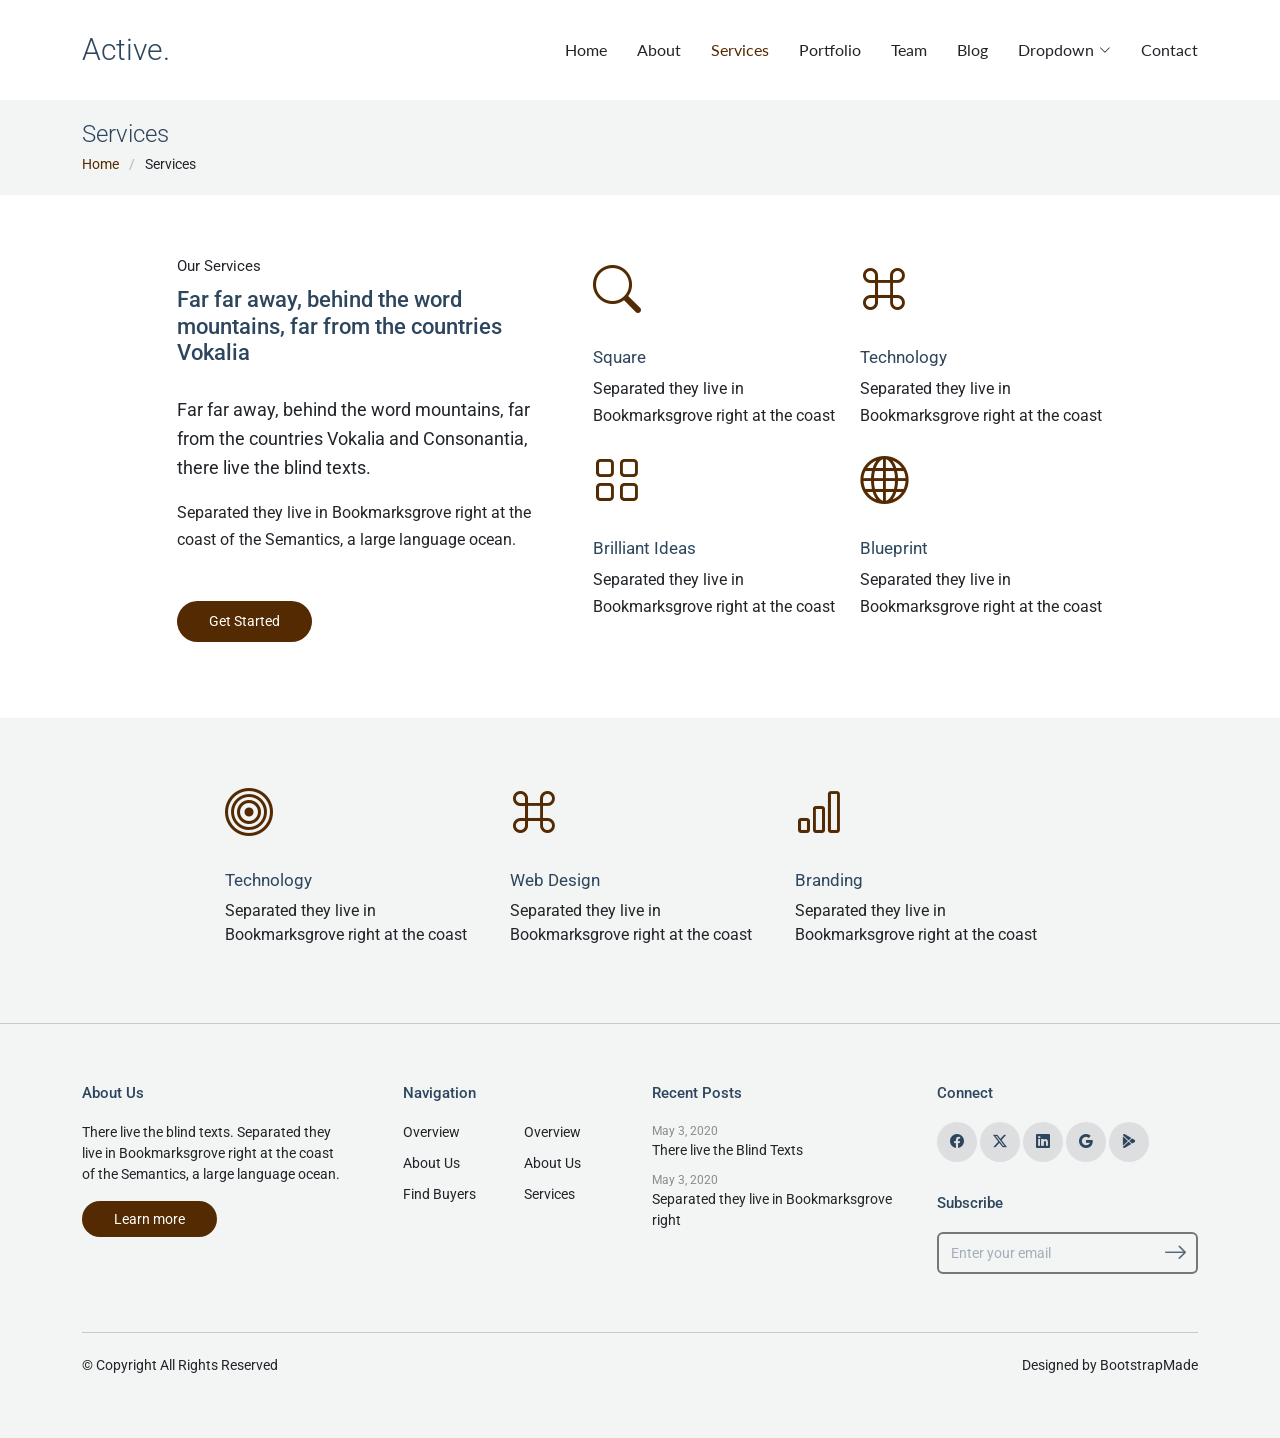
<file: services.html>
<!DOCTYPE html>
<html lang="en">

<head>
  <meta charset="utf-8">
  <meta content="width=device-width, initial-scale=1.0" name="viewport">
  <title>Services - Active Bootstrap Template</title>
  <meta name="description" content="">
  <meta name="keywords" content="">

  <!-- Favicons -->
  <link href="assets/img/favicon.png" rel="icon">
  <link href="assets/img/apple-touch-icon.png" rel="apple-touch-icon">

  <!-- Fonts -->
  <link href="https://fonts.googleapis.com" rel="preconnect">
  <link href="https://fonts.gstatic.com" rel="preconnect" crossorigin>
  <link href="https://fonts.googleapis.com/css2?family=Roboto:ital,wght@0,100;0,300;0,400;0,500;0,700;0,900;1,100;1,300;1,400;1,500;1,700;1,900&family=Lato:ital,wght@0,100;0,300;0,400;0,700;0,900;1,100;1,300;1,400;1,700;1,900&display=swap" rel="stylesheet">

  <!-- Vendor CSS Files -->
  <link href="assets/vendor/bootstrap/css/bootstrap.min.css" rel="stylesheet">
  <link href="assets/vendor/bootstrap-icons/bootstrap-icons.css" rel="stylesheet">
  <link href="assets/vendor/aos/aos.css" rel="stylesheet">
  <link href="assets/vendor/swiper/swiper-bundle.min.css" rel="stylesheet">
  <link href="assets/vendor/glightbox/css/glightbox.min.css" rel="stylesheet">

  <!-- Main CSS File -->
  <link href="assets/css/main.css" rel="stylesheet">

  <!-- =======================================================
  * Template Name: Active
  * Template URL: https://bootstrapmade.com/active-bootstrap-website-template/
  * Updated: Aug 07 2024 with Bootstrap v5.3.3
  * Author: BootstrapMade.com
  * License: https://bootstrapmade.com/license/
  ======================================================== -->
</head>

<body class="services-page">

  <header id="header" class="header d-flex align-items-center sticky-top">
    <div class="container-fluid container-xl position-relative d-flex align-items-center justify-content-between">

      <a href="index.html" class="logo d-flex align-items-center">
        <!-- Uncomment the line below if you also wish to use an image logo -->
        <!-- <img src="assets/img/logo.png" alt=""> -->
        <h1 class="sitename">Active.</h1>
      </a>

      <nav id="navmenu" class="navmenu">
        <ul>
          <li><a href="index.html">Home</a></li>
          <li><a href="about.html">About</a></li>
          <li><a href="services.html" class="active">Services</a></li>
          <li><a href="portfolio.html">Portfolio</a></li>
          <li><a href="team.html">Team</a></li>
          <li><a href="blog.html">Blog</a></li>
          <li class="dropdown"><a href="#"><span>Dropdown</span> <i class="bi bi-chevron-down toggle-dropdown"></i></a>
            <ul>
              <li><a href="#">Dropdown 1</a></li>
              <li class="dropdown"><a href="#"><span>Deep Dropdown</span> <i class="bi bi-chevron-down toggle-dropdown"></i></a>
                <ul>
                  <li><a href="#">Deep Dropdown 1</a></li>
                  <li><a href="#">Deep Dropdown 2</a></li>
                  <li><a href="#">Deep Dropdown 3</a></li>
                  <li><a href="#">Deep Dropdown 4</a></li>
                  <li><a href="#">Deep Dropdown 5</a></li>
                </ul>
              </li>
              <li><a href="#">Dropdown 2</a></li>
              <li><a href="#">Dropdown 3</a></li>
              <li><a href="#">Dropdown 4</a></li>
            </ul>
          </li>
          <li><a href="contact.html">Contact</a></li>
        </ul>
        <i class="mobile-nav-toggle d-xl-none bi bi-list"></i>
      </nav>

    </div>
  </header>

  <main class="main">

    <!-- Page Title -->
    <div class="page-title light-background">
      <div class="container">
        <h1>Services</h1>
        <nav class="breadcrumbs">
          <ol>
            <li><a href="index.html">Home</a></li>
            <li class="current">Services</li>
          </ol>
        </nav>
      </div>
    </div><!-- End Page Title -->

    <!-- Services 2 Section -->
    <section id="services-2" class="services-2 section">

      <div class="container">
        <div class="row justify-content-center" data-aos="fade-up">
          <div class="col-md-6 col-lg-4">
            <span class="content-subtitle">Our Services</span>
            <h2 class="content-title">
              Far far away, behind the word mountains, far from the countries
              Vokalia
            </h2>
            <p class="lead">
              Far far away, behind the word mountains, far from the countries
              Vokalia and Consonantia, there live the blind texts.
            </p>
            <p class="mb-5">
              Separated they live in Bookmarksgrove right at the coast of the
              Semantics, a large language ocean.
            </p>
            <p>
              <a href="#" class="btn btn-get-started">Get Started</a>
            </p>
          </div>
          <div class="col-md-6 col-lg-6 ps-lg-5">
            <div class="row">
              <div class="col-6 col-sm-6 col-md-6 col-lg-6">
                <div class="services-item" data-aos="fade-up" data-aos-delay="">
                  <div class="services-icon">
                    <i class="bi bi-search"></i>
                  </div>
                  <div>
                    <h3>Square</h3>
                    <p>Separated they live in Bookmarksgrove right at the coast</p>
                  </div>
                </div>
              </div>
              <div class="col-6 col-sm-6 col-md-6 col-lg-6">
                <div class="services-item" data-aos="fade-up" data-aos-delay="100">
                  <div class="services-icon">
                    <i class="bi bi-command"></i>
                  </div>
                  <div>
                    <h3>Technology</h3>
                    <p>Separated they live in Bookmarksgrove right at the coast</p>
                  </div>
                </div>
              </div>
              <div class="col-6 col-sm-6 col-md-6 col-lg-6">
                <div class="services-item" data-aos="fade-up" data-aos-delay="200">
                  <div class="services-icon">
                    <i class="bi bi-grid"></i>
                  </div>
                  <div>
                    <h3>Brilliant Ideas</h3>
                    <p>Separated they live in Bookmarksgrove right at the coast</p>
                  </div>
                </div>
              </div>

              <div class="col-6 col-sm-6 col-md-6 col-lg-6">
                <div class="services-item" data-aos="fade-up" data-aos-delay="300">
                  <div class="services-icon">
                    <i class="bi bi-globe"></i>
                  </div>
                  <div>
                    <h3>Blueprint</h3>
                    <p>Separated they live in Bookmarksgrove right at the coast</p>
                  </div>
                </div>
              </div>
            </div>
          </div>
        </div>
      </div>
    </section><!-- /Services 2 Section -->

    <!-- Services Section -->
    <section id="services" class="services section light-background">

      <div class="container">
        <div class="row gy-4 justify-content-center">

          <div class="col-lg-3">
            <div class="services-item" data-aos="fade-up">
              <div class="services-icon">
                <i class="bi bi-bullseye"></i>
              </div>
              <div>
                <h3>Technology</h3>
                <p>Separated they live in Bookmarksgrove right at the coast</p>
              </div>
            </div>
          </div>

          <div class="col-lg-3">
            <div class="services-item" data-aos="fade-up" data-aos-delay="100">
              <div class="services-icon">
                <i class="bi bi-command"></i>
              </div>
              <div>
                <h3>Web Design</h3>
                <p>Separated they live in Bookmarksgrove right at the coast</p>
              </div>
            </div>
          </div>

          <div class="col-lg-3">
            <div class="services-item" data-aos="fade-up" data-aos-delay="200">
              <div class="services-icon">
                <i class="bi bi-bar-chart"></i>
              </div>
              <div>
                <h3>Branding</h3>
                <p>Separated they live in Bookmarksgrove right at the coast</p>
              </div>
            </div>
          </div>

        </div>
      </div>
    </section><!-- /Services Section -->

  </main>

  <footer id="footer" class="footer light-background">
    <div class="container">
      <div class="row g-4">
        <div class="col-md-6 col-lg-3 mb-3 mb-md-0">
          <div class="widget">
            <h3 class="widget-heading">About Us</h3>
            <p class="mb-4">
              There live the blind texts. Separated they live in Bookmarksgrove
              right at the coast of the Semantics, a large language ocean.
            </p>
            <p class="mb-0">
              <a href="#" class="btn-learn-more">Learn more</a>
            </p>
          </div>
        </div>
        <div class="col-md-6 col-lg-3 ps-lg-5 mb-3 mb-md-0">
          <div class="widget">
            <h3 class="widget-heading">Navigation</h3>
            <ul class="list-unstyled float-start me-5">
              <li><a href="#">Overview</a></li>
              <li><a href="#">About Us</a></li>
              <li><a href="#">Find Buyers</a></li>
            </ul>
            <ul class="list-unstyled float-start">
              <li><a href="#">Overview</a></li>
              <li><a href="#">About Us</a></li>
              <li><a href="#">Services</a></li>
            </ul>
          </div>
        </div>
        <div class="col-md-6 col-lg-3 pl-lg-5">
          <div class="widget">
            <h3 class="widget-heading">Recent Posts</h3>
            <ul class="list-unstyled footer-blog-entry">
              <li>
                <span class="d-block date">May 3, 2020</span>
                <a href="#">There live the Blind Texts</a>
              </li>
              <li>
                <span class="d-block date">May 3, 2020</span>
                <a href="#">Separated they live in Bookmarksgrove right</a>
              </li>
            </ul>
          </div>
        </div>
        <div class="col-md-6 col-lg-3 pl-lg-5">
          <div class="widget">
            <h3 class="widget-heading">Connect</h3>
            <ul class="list-unstyled social-icons light mb-3">
              <li>
                <a href="#"><span class="bi bi-facebook"></span></a>
              </li>
              <li>
                <a href="#"><span class="bi bi-twitter-x"></span></a>
              </li>
              <li>
                <a href="#"><span class="bi bi-linkedin"></span></a>
              </li>
              <li>
                <a href="#"><span class="bi bi-google"></span></a>
              </li>
              <li>
                <a href="#"><span class="bi bi-google-play"></span></a>
              </li>
            </ul>
          </div>

          <div class="widget">
            <div class="footer-subscribe">
              <h3 class="widget-heading">Subscribe</h3>
              <form action="forms/newsletter.php" method="post" class="php-email-form">
                <div class="mb-2">
                  <input type="text" class="form-control" name="email" placeholder="Enter your email">

                  <button type="submit" class="btn btn-link">
                    <span class="bi bi-arrow-right"></span>
                  </button>
                </div>
                <div class="loading">Loading</div>
                <div class="error-message"></div>
                <div class="sent-message">
                  Your subscription request has been sent. Thank you!
                </div>
              </form>
            </div>
          </div>
        </div>
      </div>

      <div class="copyright d-flex flex-column flex-md-row align-items-center justify-content-md-between">
        <p>© <span>Copyright</span> <span>All Rights Reserved</span></p>
        <div class="credits">
          <!-- All the links in the footer should remain intact. -->
          <!-- You can delete the links only if you've purchased the pro version. -->
          <!-- Licensing information: https://bootstrapmade.com/license/ -->
          <!-- Purchase the pro version with working PHP/AJAX contact form: [buy-url] -->
          Designed by <a href="https://bootstrapmade.com/">BootstrapMade</a>
        </div>
      </div>
    </div>
  </footer>

  <!-- Scroll Top -->
  <a href="#" id="scroll-top" class="scroll-top d-flex align-items-center justify-content-center"><i class="bi bi-arrow-up-short"></i></a>

  <!-- Preloader -->
  <div id="preloader"></div>

  <!-- Vendor JS Files -->
  <script src="assets/vendor/bootstrap/js/bootstrap.bundle.min.js"></script>
  <script src="assets/vendor/php-email-form/validate.js"></script>
  <script src="assets/vendor/aos/aos.js"></script>
  <script src="assets/vendor/swiper/swiper-bundle.min.js"></script>
  <script src="assets/vendor/purecounter/purecounter_vanilla.js"></script>
  <script src="assets/vendor/glightbox/js/glightbox.min.js"></script>
  <script src="assets/vendor/imagesloaded/imagesloaded.pkgd.min.js"></script>
  <script src="assets/vendor/isotope-layout/isotope.pkgd.min.js"></script>

  <!-- Main JS File -->
  <script src="assets/js/main.js"></script>

</body>

</html>
</file>
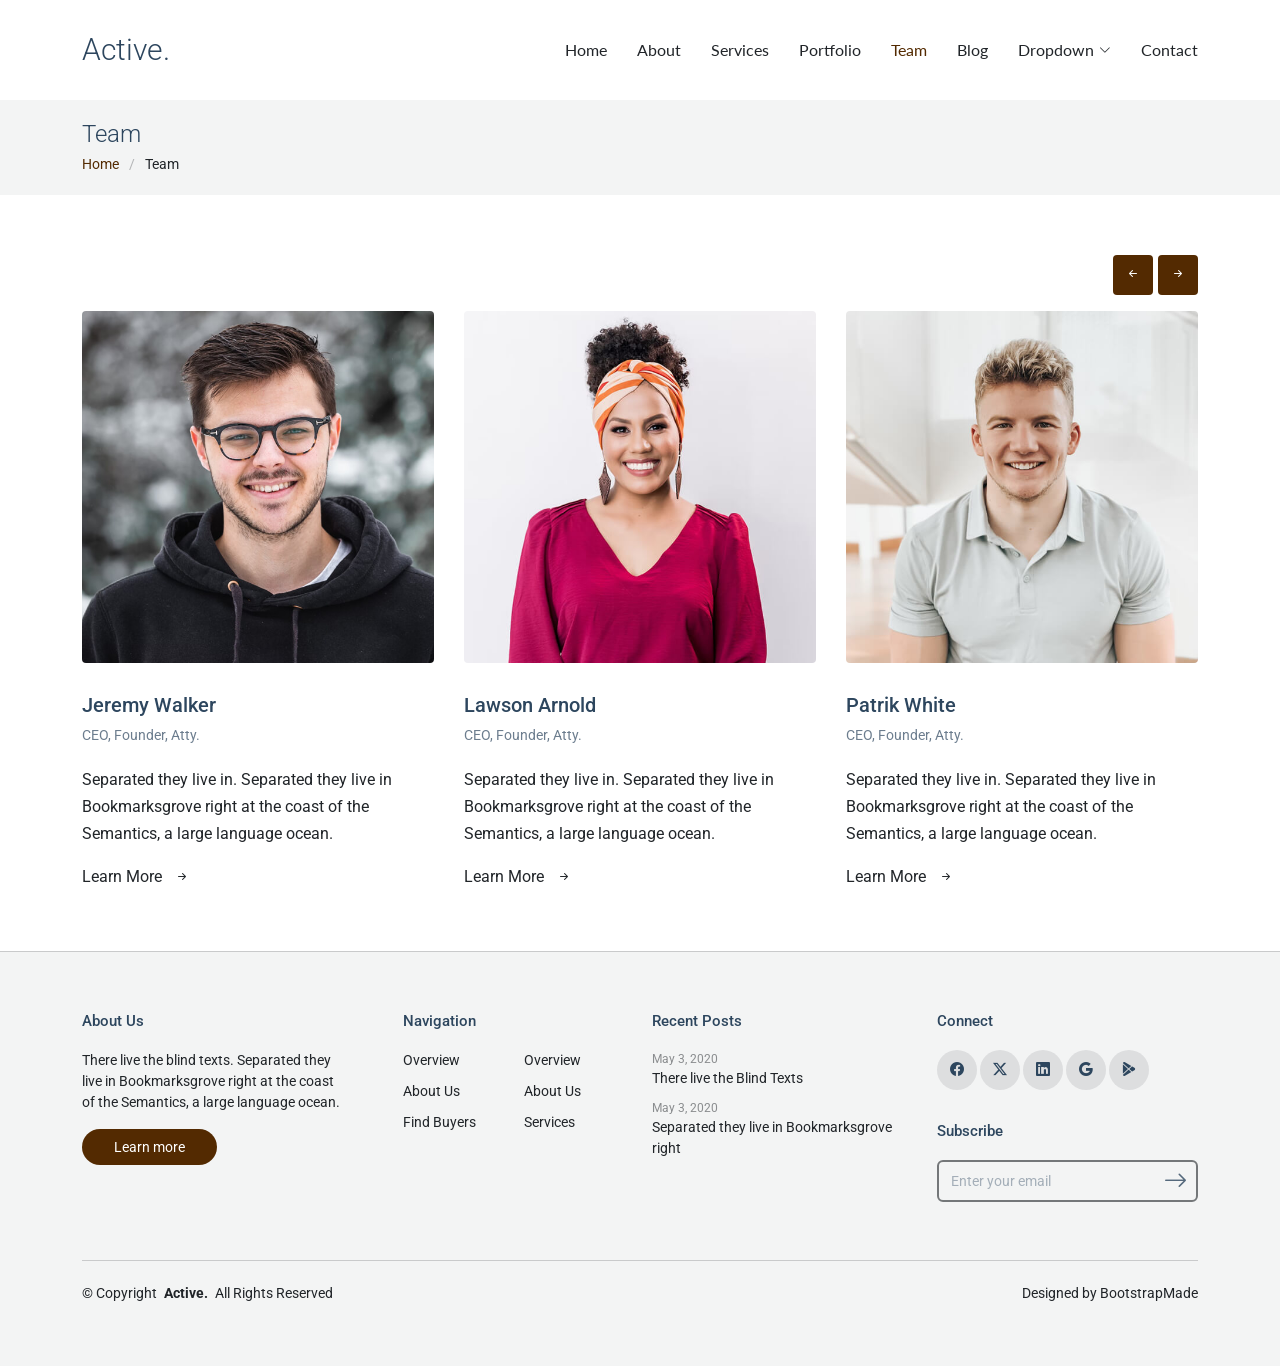
<file: team.html>
<!DOCTYPE html>
<html lang="en">

<head>
  <meta charset="utf-8">
  <meta content="width=device-width, initial-scale=1.0" name="viewport">
  <title>Team - Active Bootstrap Template</title>
  <meta name="description" content="">
  <meta name="keywords" content="">

  <!-- Favicons -->
  <link href="assets/img/favicon.png" rel="icon">
  <link href="assets/img/apple-touch-icon.png" rel="apple-touch-icon">

  <!-- Fonts -->
  <link href="https://fonts.googleapis.com" rel="preconnect">
  <link href="https://fonts.gstatic.com" rel="preconnect" crossorigin>
  <link href="https://fonts.googleapis.com/css2?family=Roboto:ital,wght@0,100;0,300;0,400;0,500;0,700;0,900;1,100;1,300;1,400;1,500;1,700;1,900&family=Lato:ital,wght@0,100;0,300;0,400;0,700;0,900;1,100;1,300;1,400;1,700;1,900&display=swap" rel="stylesheet">

  <!-- Vendor CSS Files -->
  <link href="assets/vendor/bootstrap/css/bootstrap.min.css" rel="stylesheet">
  <link href="assets/vendor/bootstrap-icons/bootstrap-icons.css" rel="stylesheet">
  <link href="assets/vendor/aos/aos.css" rel="stylesheet">
  <link href="assets/vendor/swiper/swiper-bundle.min.css" rel="stylesheet">
  <link href="assets/vendor/glightbox/css/glightbox.min.css" rel="stylesheet">

  <!-- Main CSS File -->
  <link href="assets/css/main.css" rel="stylesheet">

  <!-- =======================================================
  * Template Name: Active
  * Template URL: https://bootstrapmade.com/active-bootstrap-website-template/
  * Updated: Aug 07 2024 with Bootstrap v5.3.3
  * Author: BootstrapMade.com
  * License: https://bootstrapmade.com/license/
  ======================================================== -->
</head>

<body class="team-page">

  <header id="header" class="header d-flex align-items-center sticky-top">
    <div class="container-fluid container-xl position-relative d-flex align-items-center justify-content-between">

      <a href="index.html" class="logo d-flex align-items-center">
        <!-- Uncomment the line below if you also wish to use an image logo -->
        <!-- <img src="assets/img/logo.png" alt=""> -->
        <h1 class="sitename">Active.</h1>
      </a>

      <nav id="navmenu" class="navmenu">
        <ul>
          <li><a href="index.html">Home</a></li>
          <li><a href="about.html">About</a></li>
          <li><a href="services.html">Services</a></li>
          <li><a href="portfolio.html">Portfolio</a></li>
          <li><a href="team.html" class="active">Team</a></li>
          <li><a href="blog.html">Blog</a></li>
          <li class="dropdown"><a href="#"><span>Dropdown</span> <i class="bi bi-chevron-down toggle-dropdown"></i></a>
            <ul>
              <li><a href="#">Dropdown 1</a></li>
              <li class="dropdown"><a href="#"><span>Deep Dropdown</span> <i class="bi bi-chevron-down toggle-dropdown"></i></a>
                <ul>
                  <li><a href="#">Deep Dropdown 1</a></li>
                  <li><a href="#">Deep Dropdown 2</a></li>
                  <li><a href="#">Deep Dropdown 3</a></li>
                  <li><a href="#">Deep Dropdown 4</a></li>
                  <li><a href="#">Deep Dropdown 5</a></li>
                </ul>
              </li>
              <li><a href="#">Dropdown 2</a></li>
              <li><a href="#">Dropdown 3</a></li>
              <li><a href="#">Dropdown 4</a></li>
            </ul>
          </li>
          <li><a href="contact.html">Contact</a></li>
        </ul>
        <i class="mobile-nav-toggle d-xl-none bi bi-list"></i>
      </nav>

    </div>
  </header>

  <main class="main">

    <!-- Page Title -->
    <div class="page-title light-background">
      <div class="container">
        <h1>Team</h1>
        <nav class="breadcrumbs">
          <ol>
            <li><a href="index.html">Home</a></li>
            <li class="current">Team</li>
          </ol>
        </nav>
      </div>
    </div><!-- End Page Title -->

    <!-- Team Section -->
    <section id="team" class="team section">

      <div class="site-section slider-team-wrap">
        <div class="container">

          <div class="slider-nav d-flex justify-content-end mb-3">
            <a href="#" class="js-prev js-custom-prev"><i class="bi bi-arrow-left-short"></i></a>
            <a href="#" class="js-next js-custom-next"><i class="bi bi-arrow-right-short"></i></a>
          </div>

          <div class="swiper init-swiper" data-aos="fade-up" data-aos-delay="100">
            <script type="application/json" class="swiper-config">
              {
                "loop": true,
                "speed": 600,
                "autoplay": {
                  "delay": 5000
                },
                "slidesPerView": "1",
                "pagination": {
                  "el": ".swiper-pagination",
                  "type": "bullets",
                  "clickable": true
                },
                "navigation": {
                  "nextEl": ".js-custom-next",
                  "prevEl": ".js-custom-prev"
                },
                "breakpoints": {
                  "640": {
                    "slidesPerView": 2,
                    "spaceBetween": 30
                  },
                  "768": {
                    "slidesPerView": 3,
                    "spaceBetween": 30
                  },
                  "1200": {
                    "slidesPerView": 3,
                    "spaceBetween": 30
                  }
                }
              }
            </script>
            <div class="swiper-wrapper">
              <div class="swiper-slide">
                <div class="team">
                  <div class="pic">
                    <img src="assets/img/team/team-1.jpg" alt="Image" class="img-fluid">
                  </div>
                  <h3 clas="">
                    <a href="#"><span class="">Jeremy</span> Walker</a>
                  </h3>
                  <span class="d-block position">CEO, Founder, Atty.</span>
                  <p>
                    Separated they live in. Separated they live in Bookmarksgrove
                    right at the coast of the Semantics, a large language ocean.
                  </p>
                  <p class="mb-0">
                    <a href="#" class="more dark">Learn More <span class="bi bi-arrow-right-short"></span></a>
                  </p>
                </div>
              </div>
              <div class="swiper-slide">
                <div class="team">
                  <div class="pic">
                    <img src="assets/img/team/team-2.jpg" alt="Image" class="img-fluid">
                  </div>
                  <h3 clas="">
                    <a href="#"><span class="">Lawson</span> Arnold</a>
                  </h3>
                  <span class="d-block position">CEO, Founder, Atty.</span>
                  <p>
                    Separated they live in. Separated they live in Bookmarksgrove
                    right at the coast of the Semantics, a large language ocean.
                  </p>
                  <p class="mb-0">
                    <a href="#" class="more dark">Learn More <span class="bi bi-arrow-right-short"></span></a>
                  </p>
                </div>
              </div>
              <div class="swiper-slide">
                <div class="team">
                  <div class="pic">
                    <img src="assets/img/team/team-3.jpg" alt="Image" class="img-fluid">
                  </div>
                  <h3 clas="">
                    <a href="#"><span class="">Patrik</span> White</a>
                  </h3>
                  <span class="d-block position">CEO, Founder, Atty.</span>
                  <p>
                    Separated they live in. Separated they live in Bookmarksgrove
                    right at the coast of the Semantics, a large language ocean.
                  </p>
                  <p class="mb-0">
                    <a href="#" class="more dark">Learn More <span class="bi bi-arrow-right-short"></span></a>
                  </p>
                </div>
              </div>
              <div class="swiper-slide">
                <div class="team">
                  <div class="pic">
                    <img src="assets/img/team/team-4.jpg" alt="Image" class="img-fluid">
                  </div>
                  <h3 clas="">
                    <a href="#"><span class="">Kathryn</span> Ryan</a>
                  </h3>
                  <span class="d-block position">CEO, Founder, Atty.</span>
                  <p>
                    Separated they live in. Separated they live in Bookmarksgrove
                    right at the coast of the Semantics, a large language ocean.
                  </p>
                  <p class="mb-0">
                    <a href="#" class="more dark">Learn More <span class="bi bi-arrow-right-short"></span></a>
                  </p>
                </div>
              </div>
              <!-- <div class="swiper-slide"></div> -->
            </div>
          </div>
        </div>
        <!-- /.container -->
      </div>
    </section><!-- /Team Section -->

  </main>

  <footer id="footer" class="footer light-background">
    <div class="container">
      <div class="row g-4">
        <div class="col-md-6 col-lg-3 mb-3 mb-md-0">
          <div class="widget">
            <h3 class="widget-heading">About Us</h3>
            <p class="mb-4">
              There live the blind texts. Separated they live in Bookmarksgrove
              right at the coast of the Semantics, a large language ocean.
            </p>
            <p class="mb-0">
              <a href="#" class="btn-learn-more">Learn more</a>
            </p>
          </div>
        </div>
        <div class="col-md-6 col-lg-3 ps-lg-5 mb-3 mb-md-0">
          <div class="widget">
            <h3 class="widget-heading">Navigation</h3>
            <ul class="list-unstyled float-start me-5">
              <li><a href="#">Overview</a></li>
              <li><a href="#">About Us</a></li>
              <li><a href="#">Find Buyers</a></li>
            </ul>
            <ul class="list-unstyled float-start">
              <li><a href="#">Overview</a></li>
              <li><a href="#">About Us</a></li>
              <li><a href="#">Services</a></li>
            </ul>
          </div>
        </div>
        <div class="col-md-6 col-lg-3 pl-lg-5">
          <div class="widget">
            <h3 class="widget-heading">Recent Posts</h3>
            <ul class="list-unstyled footer-blog-entry">
              <li>
                <span class="d-block date">May 3, 2020</span>
                <a href="#">There live the Blind Texts</a>
              </li>
              <li>
                <span class="d-block date">May 3, 2020</span>
                <a href="#">Separated they live in Bookmarksgrove right</a>
              </li>
            </ul>
          </div>
        </div>
        <div class="col-md-6 col-lg-3 pl-lg-5">
          <div class="widget">
            <h3 class="widget-heading">Connect</h3>
            <ul class="list-unstyled social-icons light mb-3">
              <li>
                <a href="#"><span class="bi bi-facebook"></span></a>
              </li>
              <li>
                <a href="#"><span class="bi bi-twitter-x"></span></a>
              </li>
              <li>
                <a href="#"><span class="bi bi-linkedin"></span></a>
              </li>
              <li>
                <a href="#"><span class="bi bi-google"></span></a>
              </li>
              <li>
                <a href="#"><span class="bi bi-google-play"></span></a>
              </li>
            </ul>
          </div>

          <div class="widget">
            <div class="footer-subscribe">
              <h3 class="widget-heading">Subscribe</h3>
              <form action="forms/newsletter.php" method="post" class="php-email-form">
                <div class="mb-2">
                  <input type="text" class="form-control" name="email" placeholder="Enter your email">

                  <button type="submit" class="btn btn-link">
                    <span class="bi bi-arrow-right"></span>
                  </button>
                </div>
                <div class="loading">Loading</div>
                <div class="error-message"></div>
                <div class="sent-message">
                  Your subscription request has been sent. Thank you!
                </div>
              </form>
            </div>
          </div>
        </div>
      </div>

      <div class="copyright d-flex flex-column flex-md-row align-items-center justify-content-md-between">
        <p>© <span>Copyright</span> <strong class="px-1 sitename">Active.</strong> <span>All Rights Reserved</span></p>
        <div class="credits">
          <!-- All the links in the footer should remain intact. -->
          <!-- You can delete the links only if you've purchased the pro version. -->
          <!-- Licensing information: https://bootstrapmade.com/license/ -->
          <!-- Purchase the pro version with working PHP/AJAX contact form: [buy-url] -->
          Designed by <a href="https://bootstrapmade.com/">BootstrapMade</a>
        </div>
      </div>
    </div>
  </footer>

  <!-- Scroll Top -->
  <a href="#" id="scroll-top" class="scroll-top d-flex align-items-center justify-content-center"><i class="bi bi-arrow-up-short"></i></a>

  <!-- Preloader -->
  <div id="preloader"></div>

  <!-- Vendor JS Files -->
  <script src="assets/vendor/bootstrap/js/bootstrap.bundle.min.js"></script>
  <script src="assets/vendor/php-email-form/validate.js"></script>
  <script src="assets/vendor/aos/aos.js"></script>
  <script src="assets/vendor/swiper/swiper-bundle.min.js"></script>
  <script src="assets/vendor/purecounter/purecounter_vanilla.js"></script>
  <script src="assets/vendor/glightbox/js/glightbox.min.js"></script>
  <script src="assets/vendor/imagesloaded/imagesloaded.pkgd.min.js"></script>
  <script src="assets/vendor/isotope-layout/isotope.pkgd.min.js"></script>

  <!-- Main JS File -->
  <script src="assets/js/main.js"></script>

</body>

</html>
</file>
<file: assets/css/main.css>
/**
* Template Name: Active
* Template URL: https://bootstrapmade.com/active-bootstrap-website-template/
* Updated: Aug 07 2024 with Bootstrap v5.3.3
* Author: BootstrapMade.com
* License: https://bootstrapmade.com/license/
*/

/*--------------------------------------------------------------
# Font & Color Variables
# Help: https://bootstrapmade.com/color-system/
--------------------------------------------------------------*/
/* Fonts */
:root {
  --default-font: "Roboto",  system-ui, -apple-system, "Segoe UI", Roboto, "Helvetica Neue", Arial, "Noto Sans", "Liberation Sans", sans-serif, "Apple Color Emoji", "Segoe UI Emoji", "Segoe UI Symbol", "Noto Color Emoji";
  --heading-font: "Roboto",  sans-serif;
  --nav-font: "Lato",  sans-serif;
}

/* Global Colors - The following color variables are used throughout the website. Updating them here will change the color scheme of the entire website */
:root { 
  --background-color: #ffffff; /* Background color for the entire website, including individual sections */
  --default-color: #212529; /* Default color used for the majority of the text content across the entire website */
  --heading-color: #2d465e; /* Color for headings, subheadings and title throughout the website */
  --accent-color: #532a01; /* Accent color that represents your brand on the website. It's used for buttons, links, and other elements that need to stand out */
  --surface-color: #ffffff; /* The surface color is used as a background of boxed elements within sections, such as cards, icon boxes, or other elements that require a visual separation from the global background. */
  --contrast-color: #ffffff; /* Contrast color for text, ensuring readability against backgrounds of accent, heading, or default colors. */
}

/* Nav Menu Colors - The following color variables are used specifically for the navigation menu. They are separate from the global colors to allow for more customization options */
:root {
  --nav-color: #212529;  /* The default color of the main navmenu links */
  --nav-hover-color: #532a01; /* Applied to main navmenu links when they are hovered over or active */
  --nav-mobile-background-color: #ffffff; /* Used as the background color for mobile navigation menu */
  --nav-dropdown-background-color: #ffffff; /* Used as the background color for dropdown items that appear when hovering over primary navigation items */
  --nav-dropdown-color: #212529; /* Used for navigation links of the dropdown items in the navigation menu. */
  --nav-dropdown-hover-color: #532a01; /* Similar to --nav-hover-color, this color is applied to dropdown navigation links when they are hovered over. */
}

/* Color Presets - These classes override global colors when applied to any section or element, providing reuse of the sam color scheme. */

.light-background {
  --background-color: #f3f4f4;
  --surface-color: #ffffff;
}

.dark-background {
  --background-color: #060606;
  --default-color: #ffffff;
  --heading-color: #ffffff;
  --surface-color: #252525;
  --contrast-color: #ffffff;
}

/* Smooth scroll */
:root {
  scroll-behavior: smooth;
}

/*--------------------------------------------------------------
# General Styling & Shared Classes
--------------------------------------------------------------*/
body {
  color: var(--default-color);
  background-color: var(--background-color);
  font-family: var(--default-font);
}

a {
  color: var(--accent-color);
  text-decoration: none;
  transition: 0.3s;
}

a:hover {
  color: color-mix(in srgb, var(--accent-color), transparent 25%);
  text-decoration: none;
}

h1,
h2,
h3,
h4,
h5,
h6 {
  color: var(--heading-color);
  font-family: var(--heading-font);
}

/* PHP Email Form Messages
------------------------------*/
.php-email-form .error-message {
  display: none;
  background: #df1529;
  color: #ffffff;
  text-align: left;
  padding: 15px;
  margin-bottom: 24px;
  font-weight: 600;
}

.php-email-form .sent-message {
  display: none;
  color: #ffffff;
  background: #059652;
  text-align: center;
  padding: 15px;
  margin-bottom: 24px;
  font-weight: 600;
}

.php-email-form .loading {
  display: none;
  background: var(--surface-color);
  text-align: center;
  padding: 15px;
  margin-bottom: 24px;
}

.php-email-form .loading:before {
  content: "";
  display: inline-block;
  border-radius: 50%;
  width: 24px;
  height: 24px;
  margin: 0 10px -6px 0;
  border: 3px solid var(--accent-color);
  border-top-color: var(--surface-color);
  animation: php-email-form-loading 1s linear infinite;
}

@keyframes php-email-form-loading {
  0% {
    transform: rotate(0deg);
  }

  100% {
    transform: rotate(360deg);
  }
}

/*--------------------------------------------------------------
# Global Header
--------------------------------------------------------------*/
.header {
  color: var(--default-color);
  background-color: var(--background-color);
  padding: 20px 0;
  transition: all 0.5s;
  z-index: 997;
}

.header .logo {
  line-height: 1;
}

.header .logo img {
  max-height: 32px;
  margin-right: 8px;
}

.header .logo h1 {
  font-size: 30px;
  margin: 0;
  font-weight: 300;
  color: var(--heading-color);
}

.scrolled .header {
  box-shadow: 0px 0 18px rgba(0, 0, 0, 0.1);
}

/*--------------------------------------------------------------
# Navigation Menu
--------------------------------------------------------------*/
/* Navmenu - Desktop */
@media (min-width: 1200px) {
  .navmenu {
    padding: 0;
  }

  .navmenu ul {
    margin: 0;
    padding: 0;
    display: flex;
    list-style: none;
    align-items: center;
  }

  .navmenu li {
    position: relative;
  }

  .navmenu a,
  .navmenu a:focus {
    color: var(--nav-color);
    padding: 18px 15px;
    font-size: 16px;
    font-family: var(--nav-font);
    font-weight: 400;
    display: flex;
    align-items: center;
    justify-content: space-between;
    white-space: nowrap;
    transition: 0.3s;
  }

  .navmenu a i,
  .navmenu a:focus i {
    font-size: 12px;
    line-height: 0;
    margin-left: 5px;
    transition: 0.3s;
  }

  .navmenu li:last-child a {
    padding-right: 0;
  }

  .navmenu li:hover>a,
  .navmenu .active,
  .navmenu .active:focus {
    color: var(--nav-hover-color);
  }

  .navmenu .dropdown ul {
    margin: 0;
    padding: 10px 0;
    background: var(--nav-dropdown-background-color);
    display: block;
    position: absolute;
    visibility: hidden;
    left: 14px;
    top: 130%;
    opacity: 0;
    transition: 0.3s;
    border-radius: 4px;
    z-index: 99;
    box-shadow: 0px 0px 30px rgba(0, 0, 0, 0.1);
  }

  .navmenu .dropdown ul li {
    min-width: 200px;
  }

  .navmenu .dropdown ul a {
    padding: 10px 20px;
    font-size: 15px;
    text-transform: none;
    color: var(--nav-dropdown-color);
  }

  .navmenu .dropdown ul a i {
    font-size: 12px;
  }

  .navmenu .dropdown ul a:hover,
  .navmenu .dropdown ul .active:hover,
  .navmenu .dropdown ul li:hover>a {
    color: var(--nav-dropdown-hover-color);
  }

  .navmenu .dropdown:hover>ul {
    opacity: 1;
    top: 100%;
    visibility: visible;
  }

  .navmenu .dropdown .dropdown ul {
    top: 0;
    left: -90%;
    visibility: hidden;
  }

  .navmenu .dropdown .dropdown:hover>ul {
    opacity: 1;
    top: 0;
    left: -100%;
    visibility: visible;
  }
}

/* Navmenu - Mobile */
@media (max-width: 1199px) {
  .mobile-nav-toggle {
    color: var(--nav-color);
    font-size: 28px;
    line-height: 0;
    margin-right: 10px;
    cursor: pointer;
    transition: color 0.3s;
  }

  .navmenu {
    padding: 0;
    z-index: 9997;
  }

  .navmenu ul {
    display: none;
    list-style: none;
    position: absolute;
    inset: 60px 20px 20px 20px;
    padding: 10px 0;
    margin: 0;
    border-radius: 6px;
    background-color: var(--nav-mobile-background-color);
    overflow-y: auto;
    transition: 0.3s;
    z-index: 9998;
    box-shadow: 0px 0px 30px rgba(0, 0, 0, 0.1);
  }

  .navmenu a,
  .navmenu a:focus {
    color: var(--nav-color);
    padding: 10px 20px;
    font-family: var(--nav-font);
    font-size: 17px;
    font-weight: 500;
    display: flex;
    align-items: center;
    justify-content: space-between;
    white-space: nowrap;
    transition: 0.3s;
  }

  .navmenu a i,
  .navmenu a:focus i {
    font-size: 12px;
    line-height: 0;
    margin-left: 5px;
    width: 30px;
    height: 30px;
    display: flex;
    align-items: center;
    justify-content: center;
    border-radius: 50%;
    transition: 0.3s;
    background-color: color-mix(in srgb, var(--accent-color), transparent 90%);
  }

  .navmenu a i:hover,
  .navmenu a:focus i:hover {
    background-color: var(--accent-color);
    color: var(--contrast-color);
  }

  .navmenu a:hover,
  .navmenu .active,
  .navmenu .active:focus {
    color: var(--nav-hover-color);
  }

  .navmenu .active i,
  .navmenu .active:focus i {
    background-color: var(--accent-color);
    color: var(--contrast-color);
    transform: rotate(180deg);
  }

  .navmenu .dropdown ul {
    position: static;
    display: none;
    z-index: 99;
    padding: 10px 0;
    margin: 10px 20px;
    background-color: var(--nav-dropdown-background-color);
    border: 1px solid color-mix(in srgb, var(--default-color), transparent 90%);
    box-shadow: none;
    transition: all 0.5s ease-in-out;
  }

  .navmenu .dropdown ul ul {
    background-color: rgba(33, 37, 41, 0.1);
  }

  .navmenu .dropdown ul a {
    color: var(--nav-dropdown-color);
  }

  .navmenu .dropdown ul a:hover,
  .navmenu .dropdown ul .active:hover,
  .navmenu .dropdown ul li:hover>a {
    color: var(--nav-dropdown-hover-color);
  }

  .navmenu .dropdown>.dropdown-active {
    display: block;
    background-color: rgba(33, 37, 41, 0.03);
  }

  .mobile-nav-active {
    overflow: hidden;
  }

  .mobile-nav-active .mobile-nav-toggle {
    color: #fff;
    position: absolute;
    font-size: 32px;
    top: 15px;
    right: 15px;
    margin-right: 0;
    z-index: 9999;
  }

  .mobile-nav-active .navmenu {
    position: fixed;
    overflow: hidden;
    inset: 0;
    background: rgba(33, 37, 41, 0.8);
    transition: 0.3s;
  }

  .mobile-nav-active .navmenu>ul {
    display: block;
  }
}

/*--------------------------------------------------------------
# Global Footer
--------------------------------------------------------------*/
.footer {
  background-color: var(--background-color);
  color: var(--default-color);
  padding: 60px 0;
  font-size: 14px;
  border-top: 1px solid color-mix(in srgb, var(--default-color), transparent 80%);
}

.footer a {
  color: var(--default-color) !important;
}

.footer a:hover {
  color: var(--accent-color);
}

.footer .copyright {
  margin-top: 50px;
  position: relative;
  padding-top: 20px;
  border-top: 1px solid color-mix(in srgb, var(--default-color), transparent 80%);
}

.footer .copyright p,
.footer .copyright .credits {
  margin: 2px 0;
}

.footer .btn-learn-more {
  background-color: var(--accent-color);
  border-radius: 30px;
  padding: 8px 30px;
  border: 2px solid transparent;
  transition: 0.3s all ease-in-out;
  font-size: 14px;
  color: var(--contrast-color) !important;
}

.footer .btn-learn-more:hover {
  border-color: var(--accent-color);
  background-color: transparent;
  color: var(--accent-color) !important;
}

.footer .widget .widget-heading {
  font-size: 15px;
  color: var(--heading-color);
  margin-bottom: 20px;
}

.footer .widget ul li {
  margin-bottom: 10px;
  line-height: 1.5;
}

.footer .widget ul li a {
  color: color-mix(in srgb, var(--heading-color), transparent 50%);
}

.footer .widget ul li a:hover {
  text-decoration: none;
  color: var(--heading-color);
}

.footer .widget .footer-blog-entry .date {
  color: color-mix(in srgb, var(--default-color), transparent 50%);
  font-size: 12px;
}

.footer .social-icons li {
  display: inline-block;
}

.footer .social-icons li a {
  display: inline-block;
  width: 40px;
  height: 40px;
  position: relative;
  border-radius: 50%;
  background: color-mix(in srgb, var(--default-color), transparent 90%);
}

.footer .social-icons li a span {
  color: color-mix(in srgb, var(--heading-color), transparent 0%);
  position: absolute;
  top: 50%;
  left: 50%;
  transform: translate(-50%, -50%);
  transition: 0.3s all ease-in-out;
}

.footer .social-icons li a:hover {
  background: var(--accent-color);
}

.footer .social-icons li a:hover span {
  color: var(--contrast-color);
}

.footer .social-icons li:first-child a {
  padding-left: 0;
}

.footer .footer-subscribe form {
  position: relative;
}

.footer .footer-subscribe .form-control {
  font-size: 14px;
  height: 42px;
  border: 2px solid color-mix(in srgb, var(--default-color), transparent 40%);
  background: none;
  color: var(--heading-color);
  padding-right: 40px;
}

.footer .footer-subscribe .form-control:focus {
  border-color: color-mix(in srgb, var(--default-color), transparent 10%);
  box-shadow: none;
}

.footer .footer-subscribe .form-control::placeholder {
  color: color-mix(in srgb, var(--heading-color), transparent 60%);
}

.footer .footer-subscribe .btn-link {
  padding: 0;
  margin: 0;
  font-size: 1.5rem;
  background-color: none;
  border-color: none;
  position: absolute;
  line-height: 0;
  color: color-mix(in srgb, var(--heading-color), transparent 20%);
  top: 20px;
  right: 10px;
  transform: translateY(-50%) rotate(0deg);
}

.footer .footer-subscribe .btn-link:hover,
.footer .footer-subscribe .btn-link:focus,
.footer .footer-subscribe .btn-link:active {
  text-decoration: none;
}

/*--------------------------------------------------------------
# Preloader
--------------------------------------------------------------*/
#preloader {
  position: fixed;
  inset: 0;
  z-index: 999999;
  overflow: hidden;
  background: var(--background-color);
  transition: all 0.6s ease-out;
}

#preloader:before {
  content: "";
  position: fixed;
  top: calc(50% - 30px);
  left: calc(50% - 30px);
  border: 6px solid #ffffff;
  border-color: var(--accent-color) transparent var(--accent-color) transparent;
  border-radius: 50%;
  width: 60px;
  height: 60px;
  animation: animate-preloader 1.5s linear infinite;
}

@keyframes animate-preloader {
  0% {
    transform: rotate(0deg);
  }

  100% {
    transform: rotate(360deg);
  }
}

/*--------------------------------------------------------------
# Scroll Top Button
--------------------------------------------------------------*/
.scroll-top {
  position: fixed;
  visibility: hidden;
  opacity: 0;
  right: 15px;
  bottom: 15px;
  z-index: 99999;
  background-color: var(--accent-color);
  width: 40px;
  height: 40px;
  border-radius: 4px;
  transition: all 0.4s;
}

.scroll-top i {
  font-size: 24px;
  color: var(--contrast-color);
  line-height: 0;
}

.scroll-top:hover {
  background-color: color-mix(in srgb, var(--accent-color), transparent 20%);
  color: var(--contrast-color);
}

.scroll-top.active {
  visibility: visible;
  opacity: 1;
}

/*--------------------------------------------------------------
# Disable aos animation delay on mobile devices
--------------------------------------------------------------*/
@media screen and (max-width: 768px) {
  [data-aos-delay] {
    transition-delay: 0 !important;
  }
}

/*--------------------------------------------------------------
# Global Page Titles & Breadcrumbs
--------------------------------------------------------------*/
.page-title {
  color: var(--default-color);
  background-color: var(--background-color);
  padding: 20px 0;
  position: relative;
}

.page-title h1 {
  font-size: 24px;
  font-weight: 300;
  margin: 0 0 5px 0;
}

.page-title .breadcrumbs ol {
  display: flex;
  flex-wrap: wrap;
  list-style: none;
  padding: 0;
  margin: 0;
  font-size: 14px;
  font-weight: 400;
}

.page-title .breadcrumbs ol li+li {
  padding-left: 10px;
}

.page-title .breadcrumbs ol li+li::before {
  content: "/";
  display: inline-block;
  padding-right: 10px;
  color: color-mix(in srgb, var(--default-color), transparent 70%);
}

/*--------------------------------------------------------------
# Global Sections
--------------------------------------------------------------*/
section,
.section {
  color: var(--default-color);
  background-color: var(--background-color);
  padding: 60px 0;
  scroll-margin-top: 100px;
  overflow: clip;
}

@media (max-width: 1199px) {

  section,
  .section {
    scroll-margin-top: 66px;
  }
}

/*--------------------------------------------------------------
# Global Section Titles
--------------------------------------------------------------*/
.section-title {
  text-align: center;
  padding-bottom: 60px;
  position: relative;
}

.section-title h2 {
  font-size: 22px;
  font-weight: 500;
  margin-bottom: 0;
}

.section-title p {
  font-size: 15px;
  margin-bottom: 10px;
}

/*--------------------------------------------------------------
# About Section
--------------------------------------------------------------*/
.about .btn-get-started {
  background-color: var(--accent-color);
  color: var(--contrast-color);
  border-radius: 30px;
  padding: 8px 30px;
  border: 2px solid transparent;
  transition: 0.3s all ease-in-out;
  font-size: 14px;
}

.about .btn-get-started:hover {
  border-color: var(--accent-color);
  background-color: transparent;
  color: var(--accent-color);
}

.about h1 {
  color: var(--heading-color);
  font-size: 30px;
}

.about p {
  line-height: 1.7;
  color: var(--default-color);
}

.about .swiper-pagination {
  position: absolute;
  bottom: 30px;
}

.about .swiper-pagination .swiper-pagination-bullet {
  margin: 0 5px;
  background: #ffffff;
  opacity: 0.3;
}

.about .swiper-pagination .swiper-pagination-bullet.swiper-pagination-bullet-active {
  background: var(--accent-color);
  opacity: 1;
}

.about .section-subtitle {
  font-size: 15px;
  margin-bottom: 10px;
  display: block;
  color: var(--default-color);
}

/*--------------------------------------------------------------
# About 2 Section
--------------------------------------------------------------*/
.about-2 .content {
  background-color: var(--surface-color);
  padding-top: 50px;
  padding-bottom: 50px;
}

.about-2 .content-subtitle {
  font-size: 15px;
  margin-bottom: 10px;
  display: block;
  color: var(--default-color);
}

.about-2 .content-title {
  color: var(--heading-color);
  font-size: 22px;
  margin-bottom: 30px;
}

.about-2 p {
  line-height: 1.7;
  color: var(--default-color);
}

.about-2 .btn-get-started {
  background-color: var(--accent-color);
  color: var(--contrast-color);
  border-radius: 30px;
  padding: 8px 30px;
  border: 2px solid transparent;
  transition: 0.3s all ease-in-out;
  font-size: 14px;
}

.about-2 .btn-get-started:hover {
  border-color: var(--accent-color);
  background-color: transparent;
  color: var(--accent-color);
}

.about-2 .lead {
  line-height: 1.6;
  font-size: 18px;
  font-weight: normal;
  color: var(--default-color);
}

/*--------------------------------------------------------------
# Services Section
--------------------------------------------------------------*/
.services {
  padding-top: 60px;
  padding-bottom: 60px;
}

.services .services-item .services-icon {
  color: var(--accent-color);
  margin-bottom: 20px;
}

.services .services-item .services-icon i {
  font-size: 48px;
}

.services .services-item h3 {
  font-size: 17px;
  font-weight: 400;
  color: var(--heading-color);
}

/*--------------------------------------------------------------
# Stats Section
--------------------------------------------------------------*/
.stats {
  padding-top: 60px;
}

.stats .content-subtitle {
  font-size: 15px;
  margin-bottom: 10px;
  display: block;
  color: var(--default-color);
}

.stats .lead {
  line-height: 1.6;
  font-size: 18px;
  font-weight: normal;
  color: var(--default-color);
}

.stats .content-title {
  color: var(--heading-color);
  font-size: 22px;
  margin-bottom: 30px;
}

.stats p {
  line-height: 1.7;
  color: var(--default-color);
}

.stats .btn-get-started {
  background-color: var(--accent-color);
  color: var(--contrast-color);
  border-radius: 30px;
  padding: 8px 30px;
  border: 2px solid transparent;
  transition: 0.3s all ease-in-out;
  font-size: 14px;
}

.stats .btn-get-started:hover {
  border-color: var(--accent-color);
  background-color: transparent;
  color: var(--accent-color);
}

.stats .count-numbers .number {
  font-size: 1.8rem;
  color: var(--heading-color);
  position: relative;
  display: block;
  padding-bottom: 7px;
  margin-bottom: 10px;
}

.stats .count-numbers .number:after {
  content: "";
  left: 0;
  bottom: 0;
  position: absolute;
  width: 20px;
  height: 2px;
  background: var(--accent-color);
}

/*--------------------------------------------------------------
# Blog Posts Section
--------------------------------------------------------------*/
.blog-posts .title-wrap {
  padding-bottom: 30px;
}

.blog-posts .content-subtitle {
  font-size: 15px;
  margin-bottom: 10px;
  display: block;
  color: var(--default-color);
}

.blog-posts .content-title {
  color: var(--heading-color);
  font-size: 22px;
  margin-bottom: 30px;
}

.blog-posts .post-entry .thumb {
  margin-bottom: 20px;
}

.blog-posts .post-entry .thumb img {
  transition: 0.3s all ease;
}

.blog-posts .post-entry .thumb:hover img {
  opacity: 0.8;
}

.blog-posts .post-entry .meta {
  font-size: 12px;
  margin-bottom: 20px;
}

.blog-posts .post-entry .meta .cat {
  text-transform: uppercase;
  font-weight: normal;
  color: var(--heading-color);
}

.blog-posts .post-entry .meta .date {
  color: color-mix(in srgb, var(--default-color), transparent 25%);
}

.blog-posts .post-entry .post-content {
  padding-left: 30px;
  padding-right: 30px;
}

.blog-posts .post-entry .post-content h3 {
  font-size: 18px;
  line-height: 1.2;
}

.blog-posts .post-entry .post-content h3 a {
  color: var(--heading-color);
}

.blog-posts .post-entry .post-content h3 a:hover {
  color: var(--accent-color);
}

.blog-posts .author .pic {
  flex: 0 0 50px;
  margin-right: 20px;
}

.blog-posts .author .author-name {
  line-height: 1.3;
}

.blog-posts .author .author-name strong {
  color: var(--heading-color);
  font-weight: normal;
}

.blog-posts .author .author-name span {
  font-size: 14px;
  color: color-mix(in srgb, var(--default-color), transparent 25%);
}

/*--------------------------------------------------------------
# Tabs Section
--------------------------------------------------------------*/
.tabs .service-item .service-icon {
  display: flex;
  align-items: center;
  justify-content: center;
  width: 40px;
  height: 40px;
  flex: 0 0 40px;
  border-radius: 4px;
  position: relative;
  color: var(--accent-color);
  background-color: color-mix(in srgb, var(--default-color), transparent 95%);
  margin-right: 20px;
  font-size: 16px;
}

.tabs .service-item .service-contents h3 {
  font-size: 16px;
  color: var(--heading-color);
}

.tabs .service-item.link {
  padding: 20px;
  margin-bottom: 10px;
  border-radius: 7px;
}

.tabs .service-item.link .service-contents {
  color: var(--default-color);
}

.tabs .service-item.link .service-contents *:last-child {
  margin-bottom: 0;
}

.tabs .service-item.link:hover {
  background: color-mix(in srgb, var(--default-color), transparent 96%);
}

.tabs .service-item.link:hover .service-icon {
  background-color: color-mix(in srgb, var(--default-color), transparent 90%);
  color: var(--default-color);
}

.tabs .service-item.link.active {
  background: var(--surface-color);
}

.tabs .service-item.link.active .service-icon {
  background-color: var(--accent-color);
  color: var(--contrast-color);
}

/*--------------------------------------------------------------
# Services 2 Section
--------------------------------------------------------------*/
.services-2 .content-subtitle {
  font-size: 15px;
  margin-bottom: 10px;
  display: block;
  color: var(--default-color);
}

.services-2 .content-title {
  color: var(--heading-color);
  font-size: 22px;
  margin-bottom: 30px;
}

.services-2 p {
  line-height: 1.7;
  color: var(--default-color);
}

.services-2 .lead {
  line-height: 1.6;
  font-size: 18px;
  font-weight: normal;
  color: var(--default-color);
}

.services-2 .btn-get-started {
  background-color: var(--accent-color);
  color: var(--contrast-color);
  border-radius: 30px;
  padding: 8px 30px;
  border: 2px solid transparent;
  transition: 0.3s all ease-in-out;
  font-size: 14px;
}

.services-2 .btn-get-started:hover {
  border-color: var(--accent-color);
  background-color: transparent;
  color: var(--accent-color);
}

.services-2 .services-item .services-icon {
  color: var(--accent-color);
  margin-bottom: 20px;
}

.services-2 .services-item .services-icon i {
  font-size: 48px;
}

.services-2 .services-item h3 {
  font-size: 17px;
  font-weight: 400;
  color: var(--heading-color);
}

/*--------------------------------------------------------------
# Pricing Section
--------------------------------------------------------------*/
.pricing .pricing-item {
  background-color: var(--surface-color);
  box-shadow: 0px 5px 90px rgba(0, 0, 0, 0.1);
  padding: 40px 20px;
  text-align: center;
  border-radius: 8px;
  position: relative;
  overflow: hidden;
}

.pricing .pricing-item h3 {
  padding: 15px;
  margin-top: 15px;
  font-size: 18px;
  font-weight: 600;
}

.pricing .pricing-item h4 {
  color: var(--accent-color);
  font-size: 42px;
  font-family: var(--default-font);
  font-weight: 500;
}

.pricing .pricing-item h4 sup {
  font-size: 20px;
  top: -15px;
  left: -3px;
}

.pricing .pricing-item h4 span {
  color: color-mix(in srgb, var(--default-color), transparent 40%);
  font-size: 16px;
  font-weight: 300;
}

.pricing .pricing-item ul {
  padding: 20px 0;
  list-style: none;
  text-align: center;
  line-height: 20px;
  font-size: 14px;
}

.pricing .pricing-item ul li {
  padding-bottom: 16px;
}

.pricing .pricing-item ul .na {
  color: color-mix(in srgb, var(--default-color), transparent 60%);
  text-decoration: line-through;
}

.pricing .pricing-item .btn-wrap {
  padding: 15px;
  text-align: center;
}

.pricing .pricing-item .btn-buy {
  color: var(--accent-color);
  background-color: transparent;
  border: 2px solid var(--accent-color);
  display: inline-block;
  padding: 10px 40px 12px 40px;
  border-radius: 50px;
  font-size: 14px;
  font-family: var(--heading-font);
  font-weight: 600;
  transition: 0.3s;
}

.pricing .pricing-item .btn-buy:hover {
  background: var(--accent-color);
  color: var(--contrast-color);
}

.pricing .recommended .btn-buy {
  background: var(--accent-color);
  color: var(--contrast-color);
}

.pricing .recommended .btn-buy:hover {
  background: color-mix(in srgb, var(--accent-color), transparent 20%);
  border-color: color-mix(in srgb, var(--accent-color), transparent 20%);
}

.pricing .recommended-badge {
  position: absolute;
  top: 20px;
  left: 50%;
  transform: translateX(-50%);
  z-index: 1;
  font-size: 13px;
  padding: 3px 25px 6px 25px;
  background: color-mix(in srgb, var(--accent-color), transparent 92%);
  color: var(--accent-color);
  border-radius: 50px;
}

/*--------------------------------------------------------------
# Faq Section
--------------------------------------------------------------*/
.faq .content-subtitle {
  font-size: 15px;
  margin-bottom: 10px;
  display: block;
  color: var(--default-color);
}

.faq .content-title {
  color: var(--heading-color);
  font-size: 22px;
  margin-bottom: 30px;
}

.faq p {
  line-height: 1.7;
  color: var(--default-color);
}

.faq .custom-accordion .accordion-item {
  background-color: var(--surface-color);
  margin-bottom: 0px;
  position: relative;
  border-radius: 0px;
  overflow: hidden;
}

.faq .custom-accordion .accordion-item .btn-link {
  display: block;
  width: 100%;
  padding: 15px 0;
  text-decoration: none;
  text-align: left;
  color: var(--default-color);
  border: none;
  padding-left: 40px;
  border-radius: 0;
  position: relative;
  background-color: color-mix(in srgb, var(--default-color), transparent 94%);
}

.faq .custom-accordion .accordion-item .btn-link:before {
  content: "\f282";
  display: inline-block;
  font-family: "bootstrap-icons" !important;
  font-style: normal;
  font-weight: normal !important;
  font-variant: normal;
  text-transform: none;
  line-height: 1;
  vertical-align: -0.125em;
  -webkit-font-smoothing: antialiased;
  position: absolute;
  top: 50%;
  transform: translateY(-50%);
  left: 15px;
}

.faq .custom-accordion .accordion-item .btn-link[aria-expanded=true] {
  color: var(--accent-color);
}

.faq .custom-accordion .accordion-item .btn-link[aria-expanded=true]:before {
  font-family: "bootstrap-icons" !important;
  content: "\f286";
  position: absolute;
  color: var(--accent-color);
  top: 50%;
  transform: translateY(-50%);
}

.faq .custom-accordion .accordion-item .accordion-body {
  padding: 20px 20px 20px 20px;
  color: var(--default-color);
}

/*--------------------------------------------------------------
# Testimonials Section
--------------------------------------------------------------*/
.testimonials p {
  line-height: 1.7;
  color: var(--default-color);
}

.testimonials .testimonial {
  max-width: 500px;
  text-align: center;
  margin-bottom: 30px;
}

.testimonials .testimonial .name {
  font-size: 18px;
  color: var(--heading-color);
}

.testimonials .testimonial .img-wrap img {
  margin: 0 auto;
  width: 70px;
  border-radius: 50%;
}

.testimonials .swiper-pagination {
  position: absolute;
  bottom: 0px;
}

.testimonials .swiper-pagination .swiper-pagination-bullet {
  margin: 0 5px;
  background-color: color-mix(in srgb, var(--default-color) 65%, transparent);
  opacity: 0.3;
}

.testimonials .swiper-pagination .swiper-pagination-bullet.swiper-pagination-bullet-active {
  background: var(--accent-color);
  opacity: 1;
}

/*--------------------------------------------------------------
# Portfolio Section
--------------------------------------------------------------*/
.portfolio .portfolio-filters {
  padding: 0;
  margin: 0 auto 20px auto;
  list-style: none;
  text-align: center;
}

.portfolio .portfolio-filters li {
  cursor: pointer;
  display: inline-block;
  padding: 8px 20px 10px 20px;
  margin: 0;
  font-size: 15px;
  font-weight: 500;
  line-height: 1;
  margin-bottom: 5px;
  border-radius: 50px;
  transition: all 0.3s ease-in-out;
  font-family: var(--heading-font);
}

.portfolio .portfolio-filters li:hover,
.portfolio .portfolio-filters li.filter-active {
  color: var(--contrast-color);
  background-color: var(--accent-color);
}

.portfolio .portfolio-filters li:first-child {
  margin-left: 0;
}

.portfolio .portfolio-filters li:last-child {
  margin-right: 0;
}

@media (max-width: 575px) {
  .portfolio .portfolio-filters li {
    font-size: 14px;
    margin: 0 0 10px 0;
  }
}

.portfolio .portfolio-item {
  position: relative;
  overflow: hidden;
}

.portfolio .portfolio-item .portfolio-info {
  opacity: 0;
  position: absolute;
  left: 12px;
  right: 12px;
  bottom: -100%;
  z-index: 3;
  transition: all ease-in-out 0.5s;
  background: color-mix(in srgb, var(--background-color), transparent 10%);
  padding: 15px;
}

.portfolio .portfolio-item .portfolio-info h4 {
  font-size: 18px;
  font-weight: 600;
  padding-right: 50px;
}

.portfolio .portfolio-item .portfolio-info p {
  color: color-mix(in srgb, var(--default-color), transparent 30%);
  font-size: 14px;
  margin-bottom: 0;
  padding-right: 50px;
}

.portfolio .portfolio-item .portfolio-info .preview-link,
.portfolio .portfolio-item .portfolio-info .details-link {
  position: absolute;
  right: 50px;
  font-size: 24px;
  top: calc(50% - 14px);
  color: color-mix(in srgb, var(--default-color), transparent 30%);
  transition: 0.3s;
  line-height: 0;
}

.portfolio .portfolio-item .portfolio-info .preview-link:hover,
.portfolio .portfolio-item .portfolio-info .details-link:hover {
  color: var(--accent-color);
}

.portfolio .portfolio-item .portfolio-info .details-link {
  right: 14px;
  font-size: 28px;
}

.portfolio .portfolio-item:hover .portfolio-info {
  opacity: 1;
  bottom: 0;
}

/*--------------------------------------------------------------
# Portfolio Details Section
--------------------------------------------------------------*/
.portfolio-details .portfolio-details-slider img {
  width: 100%;
}

.portfolio-details .swiper-wrapper {
  height: auto;
}

.portfolio-details .swiper-button-prev,
.portfolio-details .swiper-button-next {
  width: 48px;
  height: 48px;
}

.portfolio-details .swiper-button-prev:after,
.portfolio-details .swiper-button-next:after {
  color: rgba(255, 255, 255, 0.8);
  background-color: rgba(0, 0, 0, 0.15);
  font-size: 24px;
  border-radius: 50%;
  width: 48px;
  height: 48px;
  display: flex;
  align-items: center;
  justify-content: center;
  transition: 0.3s;
}

.portfolio-details .swiper-button-prev:hover:after,
.portfolio-details .swiper-button-next:hover:after {
  background-color: rgba(0, 0, 0, 0.3);
}

@media (max-width: 575px) {

  .portfolio-details .swiper-button-prev,
  .portfolio-details .swiper-button-next {
    display: none;
  }
}

.portfolio-details .swiper-pagination {
  margin-top: 20px;
  position: relative;
}

.portfolio-details .swiper-pagination .swiper-pagination-bullet {
  width: 10px;
  height: 10px;
  background-color: color-mix(in srgb, var(--default-color), transparent 85%);
  opacity: 1;
}

.portfolio-details .swiper-pagination .swiper-pagination-bullet-active {
  background-color: var(--accent-color);
}

.portfolio-details .portfolio-info h3 {
  font-size: 22px;
  font-weight: 700;
  margin-bottom: 20px;
  padding-bottom: 20px;
  position: relative;
}

.portfolio-details .portfolio-info h3:after {
  content: "";
  position: absolute;
  display: block;
  width: 50px;
  height: 3px;
  background: var(--accent-color);
  left: 0;
  bottom: 0;
}

.portfolio-details .portfolio-info ul {
  list-style: none;
  padding: 0;
  font-size: 15px;
}

.portfolio-details .portfolio-info ul li {
  display: flex;
  flex-direction: column;
  padding-bottom: 15px;
}

.portfolio-details .portfolio-info ul strong {
  text-transform: uppercase;
  font-weight: 400;
  color: color-mix(in srgb, var(--default-color), transparent 50%);
  font-size: 14px;
}

.portfolio-details .portfolio-info .btn-visit {
  padding: 8px 40px;
  background: var(--accent-color);
  color: var(--contrast-color);
  border-radius: 50px;
  transition: 0.3s;
}

.portfolio-details .portfolio-info .btn-visit:hover {
  background: color-mix(in srgb, var(--accent-color), transparent 20%);
}

.portfolio-details .portfolio-description h2 {
  font-size: 26px;
  font-weight: 700;
  margin-bottom: 20px;
}

.portfolio-details .portfolio-description p {
  padding: 0;
}

.portfolio-details .portfolio-description .testimonial-item {
  padding: 30px 30px 0 30px;
  position: relative;
  background: color-mix(in srgb, var(--default-color), transparent 97%);
  margin-bottom: 50px;
}

.portfolio-details .portfolio-description .testimonial-item .testimonial-img {
  width: 90px;
  border-radius: 50px;
  border: 6px solid var(--background-color);
  float: left;
  margin: 0 10px 0 0;
}

.portfolio-details .portfolio-description .testimonial-item h3 {
  font-size: 18px;
  font-weight: bold;
  margin: 15px 0 5px 0;
  padding-top: 20px;
}

.portfolio-details .portfolio-description .testimonial-item h4 {
  font-size: 14px;
  color: #6c757d;
  margin: 0;
}

.portfolio-details .portfolio-description .testimonial-item .quote-icon-left,
.portfolio-details .portfolio-description .testimonial-item .quote-icon-right {
  color: color-mix(in srgb, var(--accent-color), transparent 50%);
  font-size: 26px;
  line-height: 0;
}

.portfolio-details .portfolio-description .testimonial-item .quote-icon-left {
  display: inline-block;
  left: -5px;
  position: relative;
}

.portfolio-details .portfolio-description .testimonial-item .quote-icon-right {
  display: inline-block;
  right: -5px;
  position: relative;
  top: 10px;
  transform: scale(-1, -1);
}

.portfolio-details .portfolio-description .testimonial-item p {
  font-style: italic;
  margin: 0 0 15px 0 0 0;
  padding: 0;
}

/*--------------------------------------------------------------
# Team Section
--------------------------------------------------------------*/
.team .team h3 {
  font-size: 20px;
}

.team .team h3 a {
  color: var(--heading-color);
}

.team .team .pic {
  margin-bottom: 30px;
}

.team .team .pic img {
  border-radius: 4px;
}

.team .team .position {
  display: block;
  margin-bottom: 20px;
  font-size: 14px;
  color: color-mix(in srgb, var(--heading-color), transparent 30%);
}

.team p {
  line-height: 1.7;
  color: var(--default-color);
}

.team .more {
  position: relative;
  padding-right: 30px;
  display: inline-block;
}

.team .more span {
  position: absolute;
  top: 50%;
  right: 0;
  font-size: 16px;
  transform: translateY(-50%);
  width: 20px;
  height: 20px;
  background: transparent;
  color: var(--contrast-color);
  line-height: 1.6;
  text-align: center;
  transition: 0.3s all ease;
}

.team .more span:before {
  position: absolute;
  top: 50%;
  left: 50%;
  transform: translate(-50%, -50%);
}

.team .more:hover {
  color: var(--contrast-color);
}

.team .more:hover span {
  background: var(--accent-color);
}

.team .more.dark {
  color: var(--default-color);
}

.team .more.dark>span {
  color: var(--default-color);
}

.team .more.dark:hover {
  color: var(--accent-color);
}

.team .more.dark:hover span {
  color: var(--contrast-color);
  background: var(--accent-color);
}

.team .swiper-wrapper {
  height: auto;
}

.team .slider-nav a {
  width: 40px;
  height: 40px;
  position: relative;
  background: var(--accent-color);
  border-radius: 4px;
  transition: 0.2s all ease;
  display: flex;
  align-items: center;
  justify-content: center;
}

.team .slider-nav a i {
  color: var(--contrast-color);
}

.team .slider-nav a:hover {
  background-color: color-mix(in srgb, var(--accent-color) 90%, white 15%);
}

.team .slider-nav a:first-child {
  margin-right: 5px;
}

/*--------------------------------------------------------------
# Blog Posts 2 Section
--------------------------------------------------------------*/
.blog-posts-2 article {
  height: 100%;
}

.blog-posts-2 .post-img {
  max-height: 440px;
  overflow: hidden;
}

.blog-posts-2 .title {
  font-size: 20px;
  font-weight: 700;
  padding: 0;
  margin: 5px 0;
}

.blog-posts-2 .title a {
  color: var(--heading-color);
  transition: 0.3s;
}

.blog-posts-2 .title a:hover {
  color: var(--accent-color);
}

.blog-posts-2 .meta-top {
  margin-top: 10px;
  color: color-mix(in srgb, var(--default-color), transparent 40%);
}

.blog-posts-2 .meta-top ul {
  display: flex;
  flex-wrap: wrap;
  list-style: none;
  align-items: center;
  padding: 0;
  margin: 0;
}

.blog-posts-2 .meta-top i {
  font-size: 24px;
  line-height: 0;
  color: color-mix(in srgb, var(--default-color), transparent 50%);
}

.blog-posts-2 .meta-top a {
  color: color-mix(in srgb, var(--default-color), transparent 40%);
  font-size: 14px;
  display: inline-block;
  line-height: 1;
}

/*--------------------------------------------------------------
# Blog Pagination Section
--------------------------------------------------------------*/
.blog-pagination {
  padding-top: 0;
  color: color-mix(in srgb, var(--default-color), transparent 40%);
}

.blog-pagination ul {
  display: flex;
  padding: 0;
  margin: 0;
  list-style: none;
}

.blog-pagination li {
  margin: 0 5px;
  transition: 0.3s;
}

.blog-pagination li a {
  color: color-mix(in srgb, var(--default-color), transparent 40%);
  padding: 7px 16px;
  display: flex;
  align-items: center;
  justify-content: center;
}

.blog-pagination li a.active,
.blog-pagination li a:hover {
  background: var(--accent-color);
  color: var(--contrast-color);
}

.blog-pagination li a.active a,
.blog-pagination li a:hover a {
  color: var(--contrast-color);
}

/*--------------------------------------------------------------
# Blog Details Section
--------------------------------------------------------------*/
.blog-details {
  padding-bottom: 30px;
}

.blog-details .article {
  background-color: var(--surface-color);
  padding: 30px;
  box-shadow: 0 4px 16px rgba(0, 0, 0, 0.1);
}

.blog-details .post-img {
  margin: -30px -30px 20px -30px;
  overflow: hidden;
}

.blog-details .title {
  color: var(--heading-color);
  font-size: 28px;
  font-weight: 700;
  padding: 0;
  margin: 30px 0;
}

.blog-details .content {
  margin-top: 20px;
}

.blog-details .content h3 {
  font-size: 22px;
  margin-top: 30px;
  font-weight: bold;
}

.blog-details .content blockquote {
  overflow: hidden;
  background-color: color-mix(in srgb, var(--default-color), transparent 95%);
  padding: 60px;
  position: relative;
  text-align: center;
  margin: 20px 0;
}

.blog-details .content blockquote p {
  color: var(--default-color);
  line-height: 1.6;
  margin-bottom: 0;
  font-style: italic;
  font-weight: 500;
  font-size: 22px;
}

.blog-details .content blockquote:after {
  content: "";
  position: absolute;
  left: 0;
  top: 0;
  bottom: 0;
  width: 3px;
  background-color: var(--accent-color);
  margin-top: 20px;
  margin-bottom: 20px;
}

.blog-details .meta-top {
  margin-top: 20px;
  color: color-mix(in srgb, var(--default-color), transparent 40%);
}

.blog-details .meta-top ul {
  display: flex;
  flex-wrap: wrap;
  list-style: none;
  align-items: center;
  padding: 0;
  margin: 0;
}

.blog-details .meta-top ul li+li {
  padding-left: 20px;
}

.blog-details .meta-top i {
  font-size: 16px;
  margin-right: 8px;
  line-height: 0;
  color: color-mix(in srgb, var(--default-color), transparent 40%);
}

.blog-details .meta-top a {
  color: color-mix(in srgb, var(--default-color), transparent 40%);
  font-size: 14px;
  display: inline-block;
  line-height: 1;
}

.blog-details .meta-bottom {
  padding-top: 10px;
  border-top: 1px solid color-mix(in srgb, var(--default-color), transparent 90%);
}

.blog-details .meta-bottom i {
  color: color-mix(in srgb, var(--default-color), transparent 40%);
  display: inline;
}

.blog-details .meta-bottom a {
  color: color-mix(in srgb, var(--default-color), transparent 40%);
  transition: 0.3s;
}

.blog-details .meta-bottom a:hover {
  color: var(--accent-color);
}

.blog-details .meta-bottom .cats {
  list-style: none;
  display: inline;
  padding: 0 20px 0 0;
  font-size: 14px;
}

.blog-details .meta-bottom .cats li {
  display: inline-block;
}

.blog-details .meta-bottom .tags {
  list-style: none;
  display: inline;
  padding: 0;
  font-size: 14px;
}

.blog-details .meta-bottom .tags li {
  display: inline-block;
}

.blog-details .meta-bottom .tags li+li::before {
  padding-right: 6px;
  color: var(--default-color);
  content: ",";
}

.blog-details .meta-bottom .share {
  font-size: 16px;
}

.blog-details .meta-bottom .share i {
  padding-left: 5px;
}

/*--------------------------------------------------------------
# Blog Comments Section
--------------------------------------------------------------*/
.blog-comments {
  padding: 10px 0;
}

.blog-comments .comments-count {
  font-weight: bold;
}

.blog-comments .comment {
  margin-top: 30px;
  position: relative;
}

.blog-comments .comment .comment-img {
  margin-right: 14px;
}

.blog-comments .comment .comment-img img {
  width: 60px;
}

.blog-comments .comment h5 {
  font-size: 16px;
  margin-bottom: 2px;
}

.blog-comments .comment h5 a {
  font-weight: bold;
  color: var(--default-color);
  transition: 0.3s;
}

.blog-comments .comment h5 a:hover {
  color: var(--accent-color);
}

.blog-comments .comment h5 .reply {
  padding-left: 10px;
  color: color-mix(in srgb, var(--default-color), transparent 20%);
}

.blog-comments .comment h5 .reply i {
  font-size: 20px;
}

.blog-comments .comment time {
  display: block;
  font-size: 14px;
  color: color-mix(in srgb, var(--default-color), transparent 40%);
  margin-bottom: 5px;
}

.blog-comments .comment.comment-reply {
  padding-left: 40px;
}

/*--------------------------------------------------------------
# Comment Form Section
--------------------------------------------------------------*/
.comment-form {
  padding-top: 10px;
}

.comment-form form {
  background-color: var(--surface-color);
  margin-top: 30px;
  padding: 30px;
  box-shadow: 0 4px 16px rgba(0, 0, 0, 0.1);
}

.comment-form form h4 {
  font-weight: bold;
  font-size: 22px;
}

.comment-form form p {
  font-size: 14px;
}

.comment-form form input {
  background-color: var(--surface-color);
  color: var(--default-color);
  border: 1px solid color-mix(in srgb, var(--default-color), transparent 70%);
  font-size: 14px;
  border-radius: 4px;
  padding: 10px 10px;
}

.comment-form form input:focus {
  color: var(--default-color);
  background-color: var(--surface-color);
  box-shadow: none;
  border-color: var(--accent-color);
}

.comment-form form input::placeholder {
  color: color-mix(in srgb, var(--default-color), transparent 50%);
}

.comment-form form textarea {
  background-color: var(--surface-color);
  color: var(--default-color);
  border: 1px solid color-mix(in srgb, var(--default-color), transparent 70%);
  border-radius: 4px;
  padding: 10px 10px;
  font-size: 14px;
  height: 120px;
}

.comment-form form textarea:focus {
  color: var(--default-color);
  box-shadow: none;
  border-color: var(--accent-color);
  background-color: var(--surface-color);
}

.comment-form form textarea::placeholder {
  color: color-mix(in srgb, var(--default-color), transparent 50%);
}

.comment-form form .form-group {
  margin-bottom: 25px;
}

.comment-form form .btn-primary {
  border-radius: 4px;
  padding: 10px 20px;
  border: 0;
  background-color: var(--accent-color);
  color: var(--contrast-color);
}

.comment-form form .btn-primary:hover {
  color: var(--contrast-color);
  background-color: color-mix(in srgb, var(--accent-color), transparent 20%);
}

/*--------------------------------------------------------------
# Contact Section
--------------------------------------------------------------*/
.contact .info {
  background-color: var(--surface-color);
  padding: 40px;
  box-shadow: 0px 2px 15px rgba(0, 0, 0, 0.1);
  overflow: hidden;
}

.contact .info h3 {
  font-weight: 600;
  font-size: 24px;
}

.contact .info p {
  color: color-mix(in srgb, var(--default-color), transparent 40%);
  margin-bottom: 30px;
  font-size: 15px;
}

.contact .info-item+.info-item {
  padding-top: 20px;
  margin-top: 20px;
  border-top: 1px solid color-mix(in srgb, var(--default-color), transparent 90%);
}

.contact .info-item i {
  font-size: 24px;
  color: var(--accent-color);
  transition: all 0.3s ease-in-out;
  margin-right: 20px;
}

.contact .info-item h4 {
  padding: 0;
  font-size: 18px;
  line-height: 24px;
  font-weight: 600;
  margin-bottom: 5px;
}

.contact .info-item p {
  padding: 0;
  margin-bottom: 0;
  font-size: 14px;
  color: color-mix(in srgb, var(--default-color), transparent 40%);
}

.contact .php-email-form {
  width: 100%;
}

.contact .php-email-form .form-group {
  padding-bottom: 8px;
}

.contact .php-email-form input[type=text],
.contact .php-email-form input[type=email],
.contact .php-email-form textarea {
  color: var(--default-color);
  background-color: var(--surface-color);
  border-radius: 0px;
  box-shadow: none;
  font-size: 14px;
  border-color: color-mix(in srgb, var(--default-color), transparent 80%);
}

.contact .php-email-form input[type=text]:focus,
.contact .php-email-form input[type=email]:focus,
.contact .php-email-form textarea:focus {
  border-color: var(--accent-color);
}

.contact .php-email-form input[type=text]::placeholder,
.contact .php-email-form input[type=email]::placeholder,
.contact .php-email-form textarea::placeholder {
  color: color-mix(in srgb, var(--default-color), transparent 70%);
}

.contact .php-email-form input[type=text],
.contact .php-email-form input[type=email] {
  height: 48px;
  padding: 10px 15px;
}

.contact .php-email-form textarea {
  padding: 10px 12px;
  height: 290px;
}

.contact .php-email-form button[type=submit] {
  background: var(--accent-color);
  color: var(--contrast-color);
  border: 0;
  padding: 13px 50px;
  transition: 0.4s;
  border-radius: 4px;
}

.contact .php-email-form button[type=submit]:hover {
  background: color-mix(in srgb, var(--accent-color) 90%, black 15%);
}

/*--------------------------------------------------------------
# Widgets
--------------------------------------------------------------*/
.widgets-container {
  margin: 60px 0 30px 0;
}

.widget-title {
  color: var(--heading-color);
  font-size: 20px;
  font-weight: 600;
  padding: 0 0 0 10px;
  margin: 0 0 20px 0;
  border-left: 4px solid var(--accent-color);
}

.widget-item {
  margin-bottom: 30px;
  background-color: color-mix(in srgb, var(--default-color), transparent 98%);
  border: 1px solid color-mix(in srgb, var(--default-color), transparent 90%);
  padding: 30px;
  border-radius: 5px;
}

.widget-item:last-child {
  margin-bottom: 0;
}

.blog-author-widget img {
  max-width: 160px;
}

.blog-author-widget h4 {
  font-weight: 600;
  font-size: 24px;
  margin: 15px 0 0 0;
  padding: 0;
  color: color-mix(in srgb, var(--default-color), transparent 20%);
}

.blog-author-widget .social-links {
  margin: 5px 0;
}

.blog-author-widget .social-links a {
  color: color-mix(in srgb, var(--default-color), transparent 60%);
  margin: 0 3px;
  font-size: 18px;
}

.blog-author-widget .social-links a:hover {
  color: var(--accent-color);
}

.blog-author-widget p {
  font-style: italic;
  color: color-mix(in srgb, var(--default-color), transparent 30%);
  margin: 10px 0 0 0;
}

.search-widget form {
  background: var(--background-color);
  border: 1px solid color-mix(in srgb, var(--default-color), transparent 75%);
  padding: 3px 10px;
  position: relative;
  border-radius: 50px;
  transition: 0.3s;
}

.search-widget form input[type=text] {
  border: 0;
  padding: 4px 10px;
  border-radius: 4px;
  width: calc(100% - 40px);
  background-color: var(--background-color);
  color: var(--default-color);
}

.search-widget form input[type=text]:focus {
  outline: none;
}

.search-widget form button {
  background: none;
  color: var(--default-color);
  position: absolute;
  top: 0;
  right: 0;
  bottom: 0;
  border: 0;
  font-size: 16px;
  padding: 0 16px;
  transition: 0.3s;
  line-height: 0;
}

.search-widget form button i {
  line-height: 0;
}

.search-widget form button:hover {
  color: var(--accent-color);
}

.search-widget form:is(:focus-within) {
  border-color: var(--accent-color);
}

.recent-posts-widget .post-item {
  display: flex;
  flex-direction: column;
  margin-bottom: 20px;
}

.recent-posts-widget .post-item:last-child {
  margin-bottom: 0;
}

.recent-posts-widget .post-item h4 {
  font-size: 16px;
  font-weight: 600;
  margin-bottom: 5px;
}

.recent-posts-widget .post-item h4 a {
  color: var(--default-color);
  transition: 0.3s;
}

.recent-posts-widget .post-item h4 a:hover {
  color: var(--accent-color);
}

.recent-posts-widget .post-item time {
  display: block;
  font-style: italic;
  font-size: 14px;
  color: color-mix(in srgb, var(--default-color), transparent 50%);
}

.tags-widget ul {
  list-style: none;
  padding: 0;
  margin: 0;
}

.tags-widget ul li {
  display: inline-block;
}

.tags-widget ul a {
  background-color: color-mix(in srgb, var(--default-color), transparent 94%);
  color: color-mix(in srgb, var(--default-color), transparent 30%);
  border-radius: 50px;
  font-size: 14px;
  padding: 5px 15px;
  margin: 0 6px 8px 0;
  display: inline-block;
  transition: 0.3s;
}

.tags-widget ul a:hover {
  background: var(--accent-color);
  color: var(--contrast-color);
}

.tags-widget ul a span {
  padding-left: 5px;
  color: color-mix(in srgb, var(--default-color), transparent 60%);
  font-size: 14px;
}
</file>
